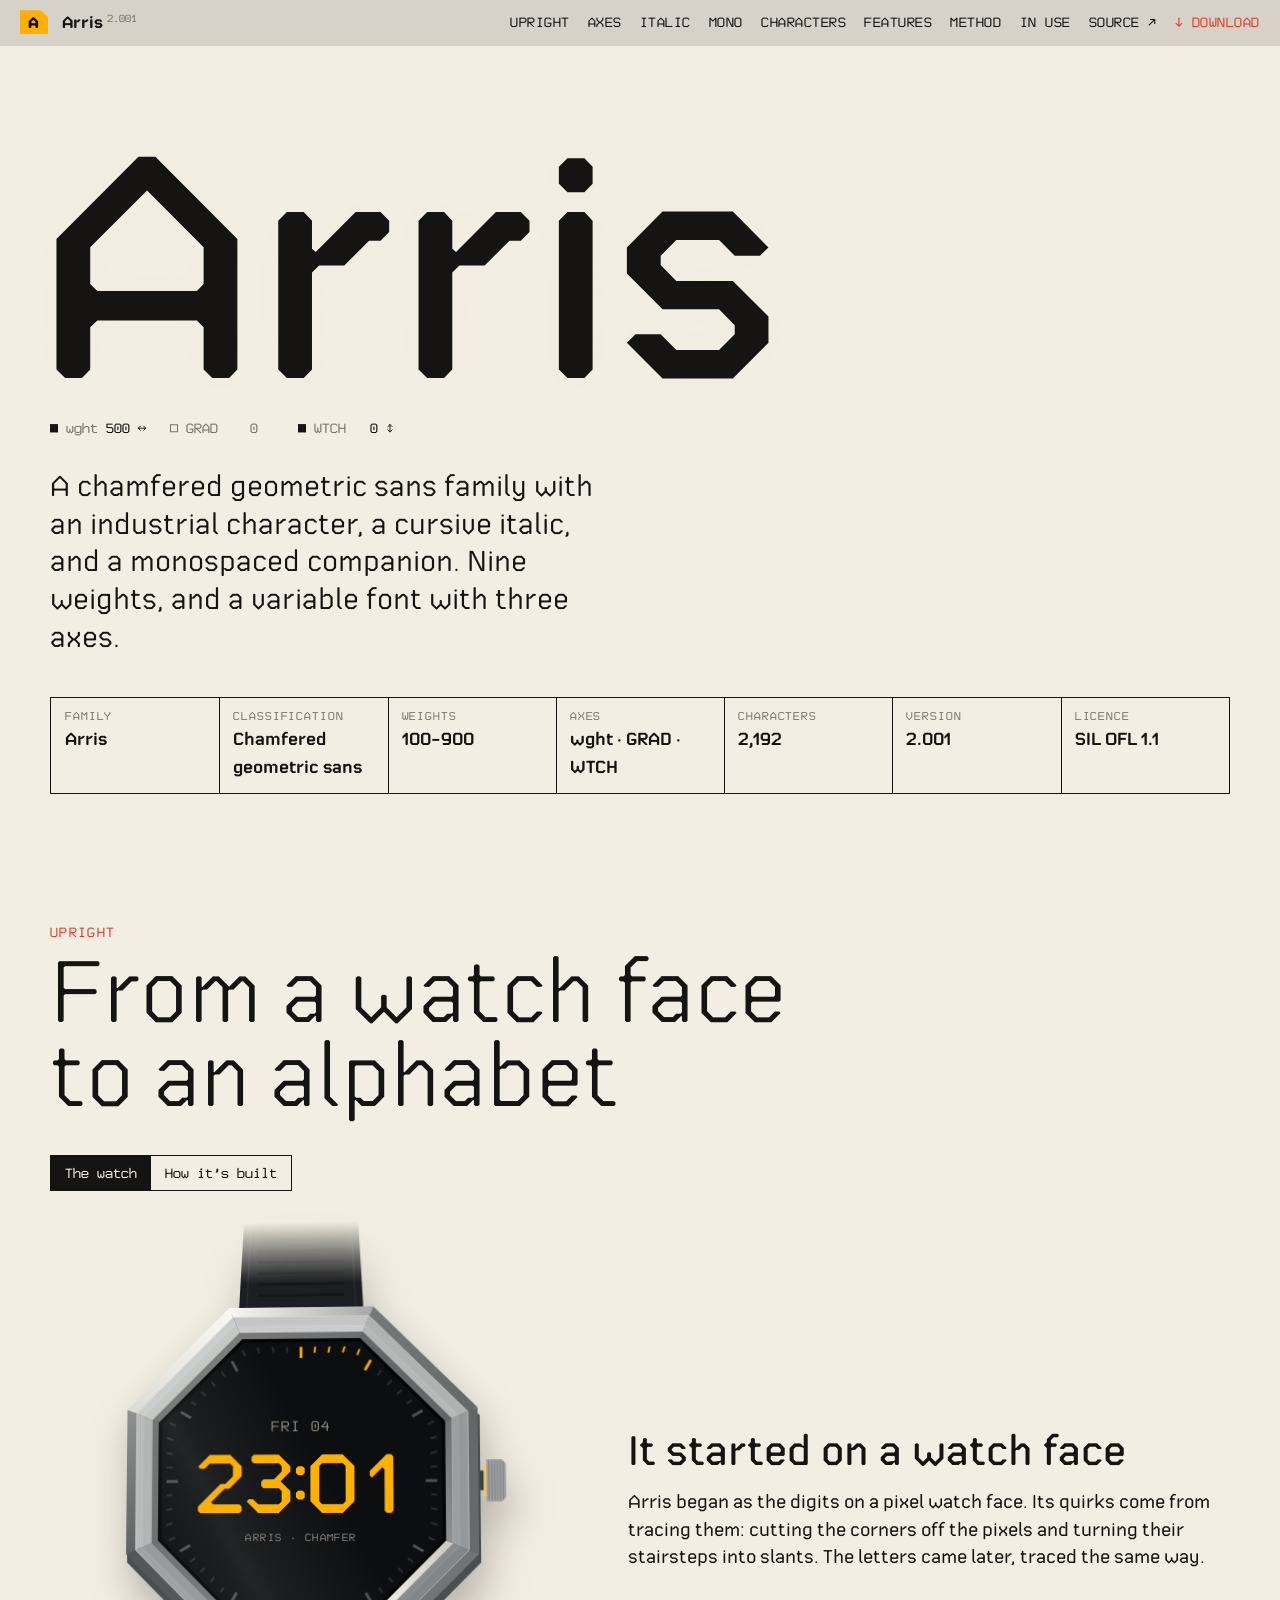
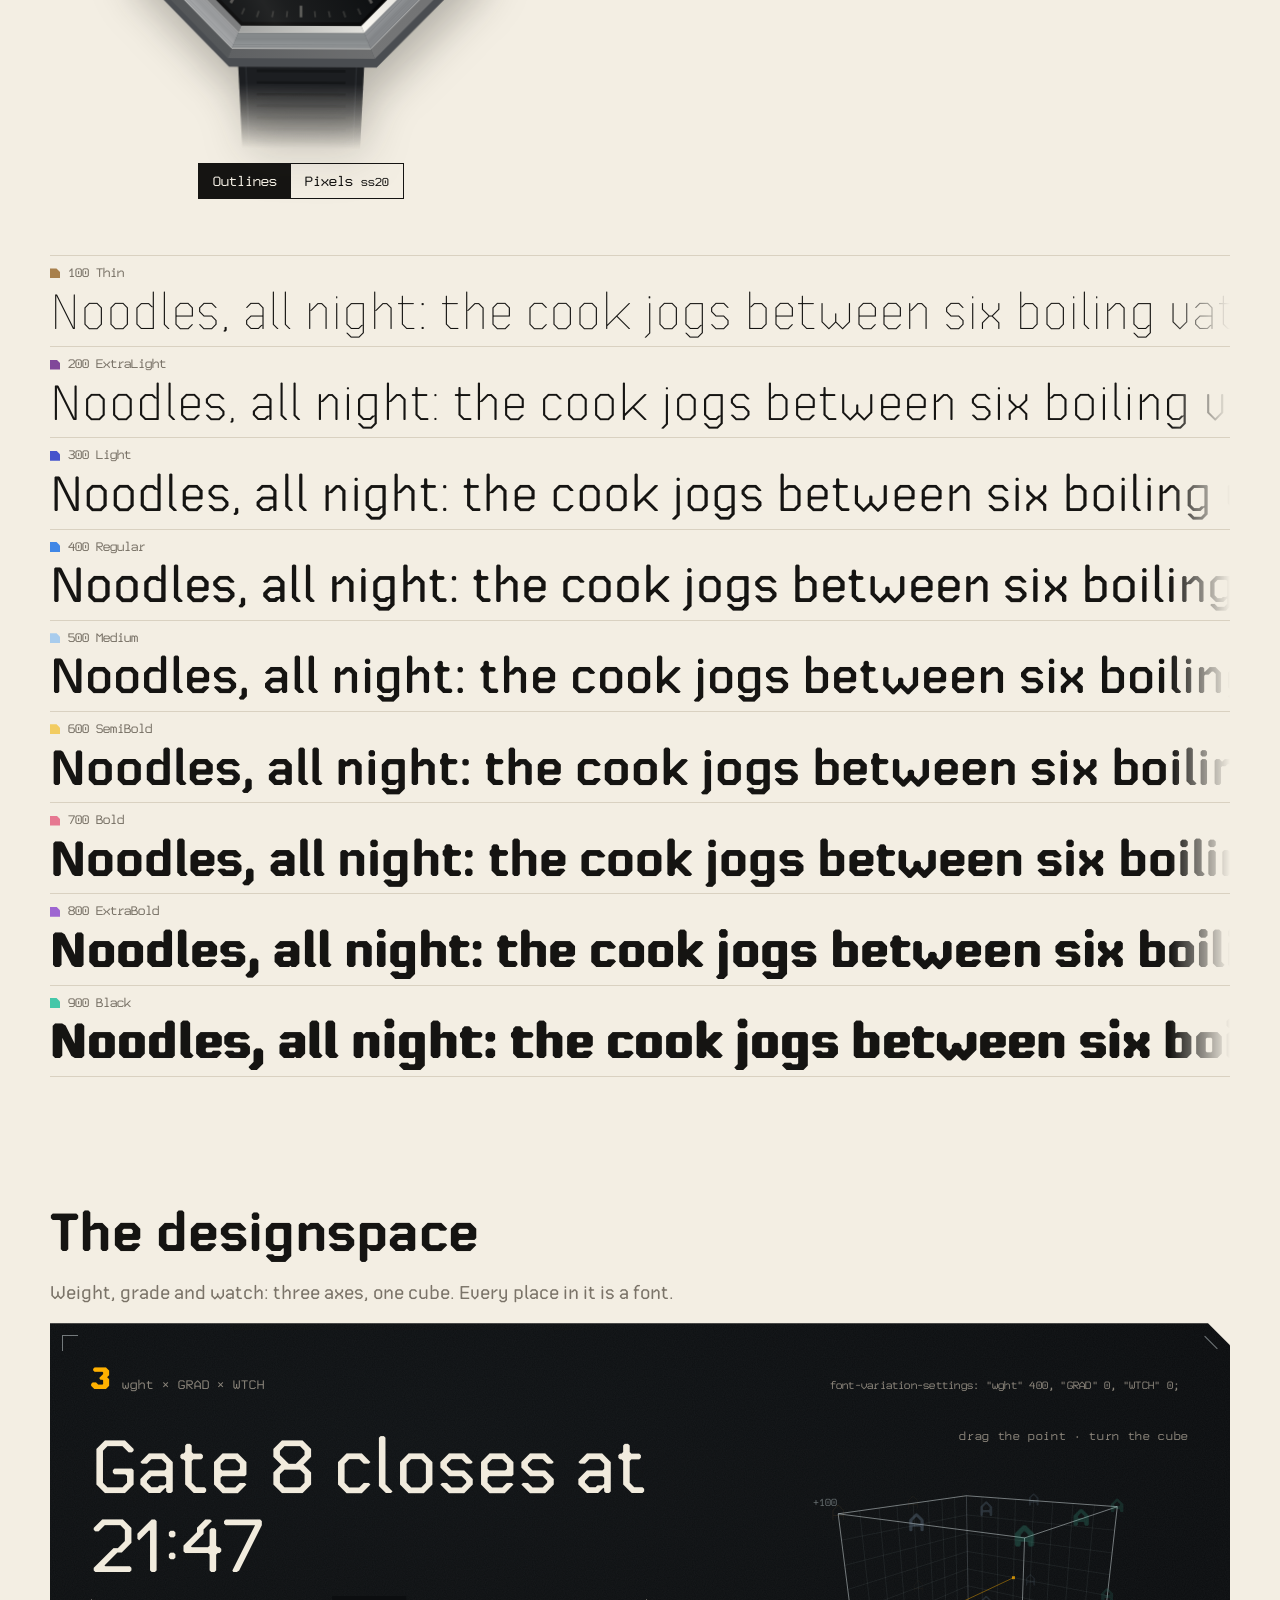
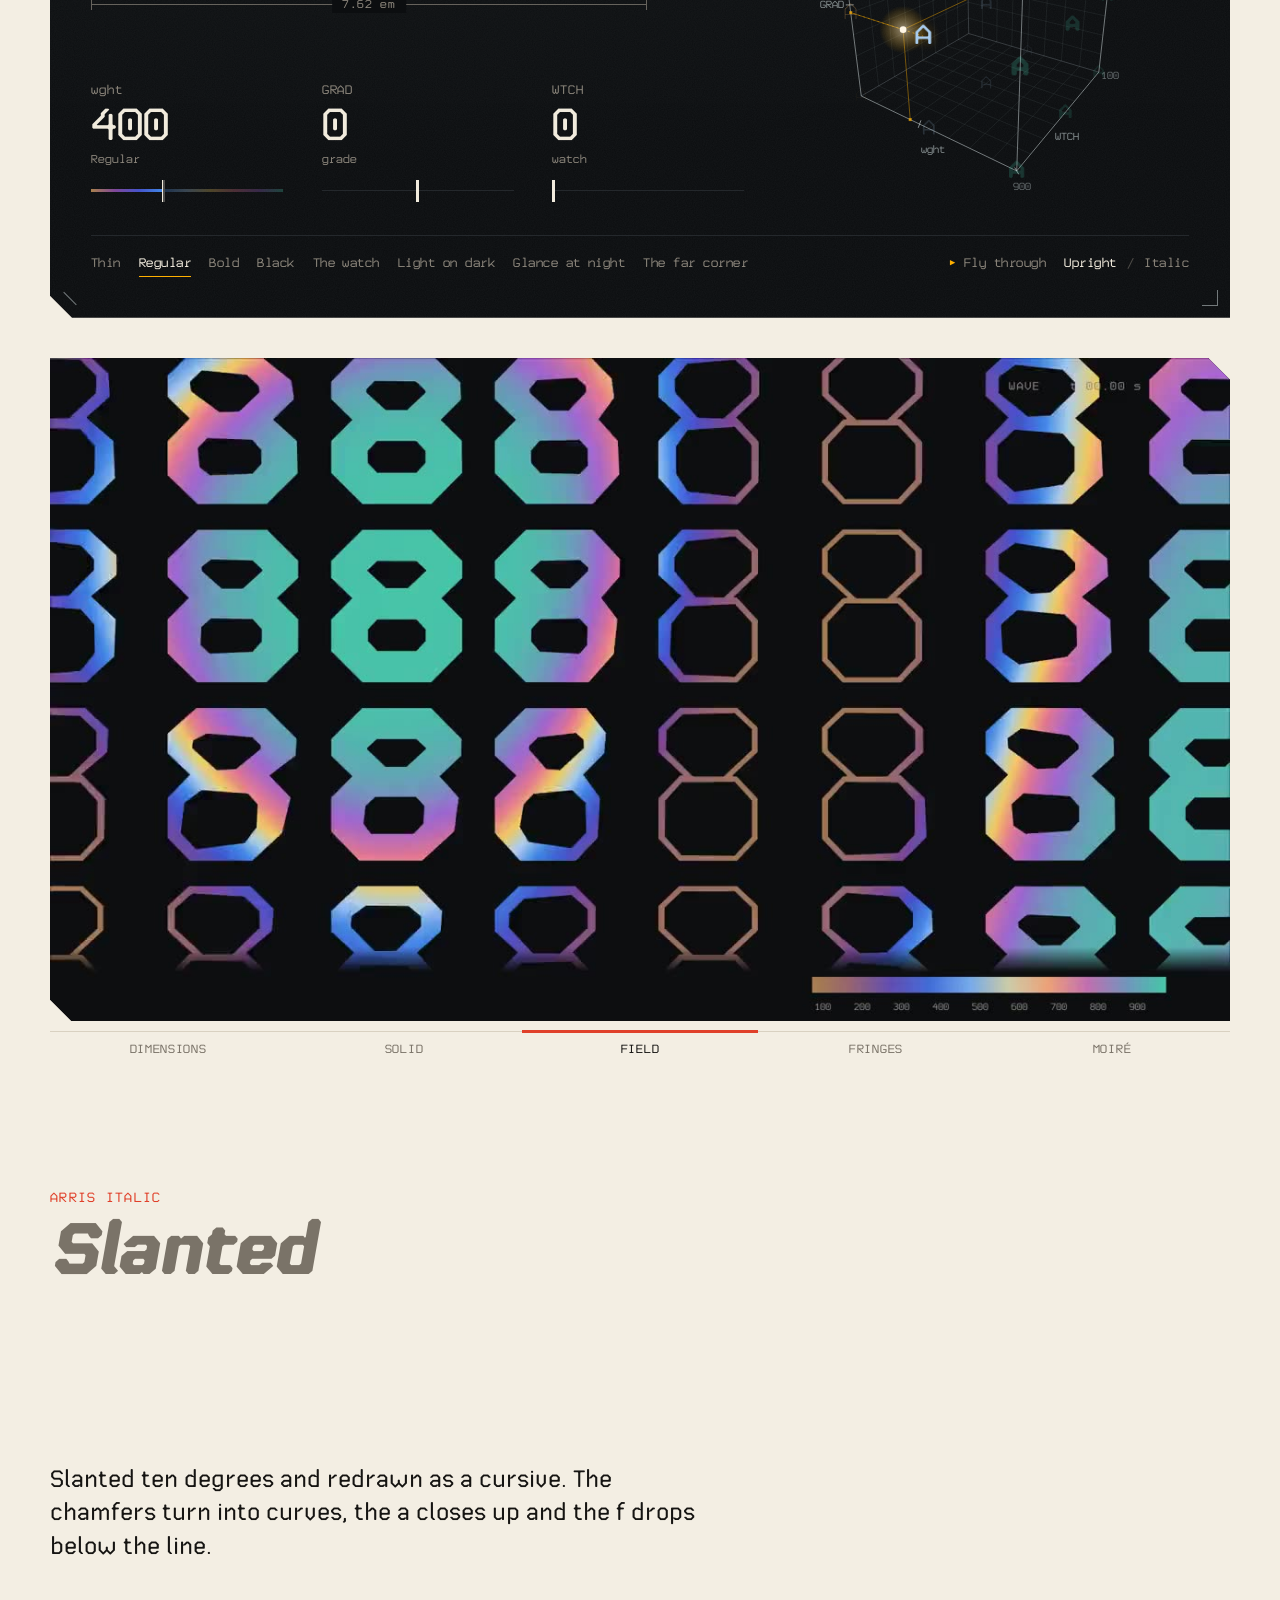
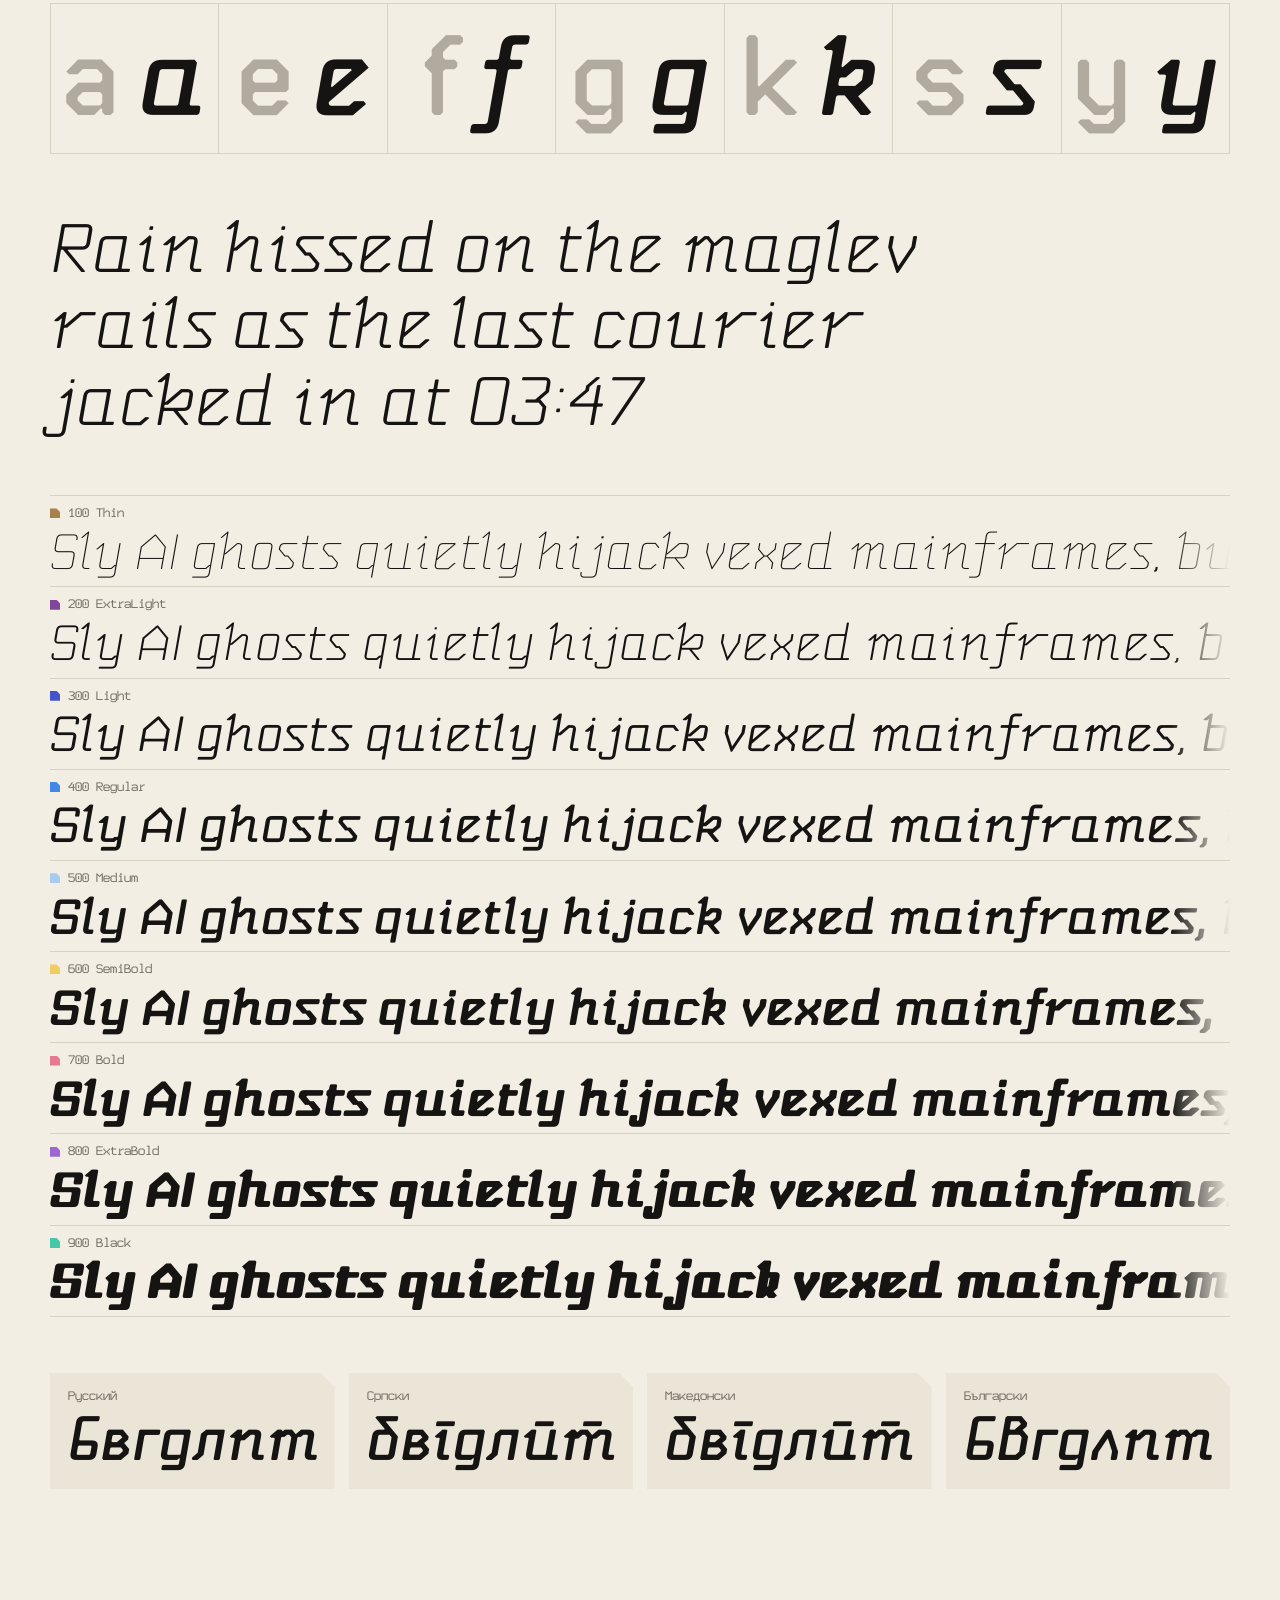
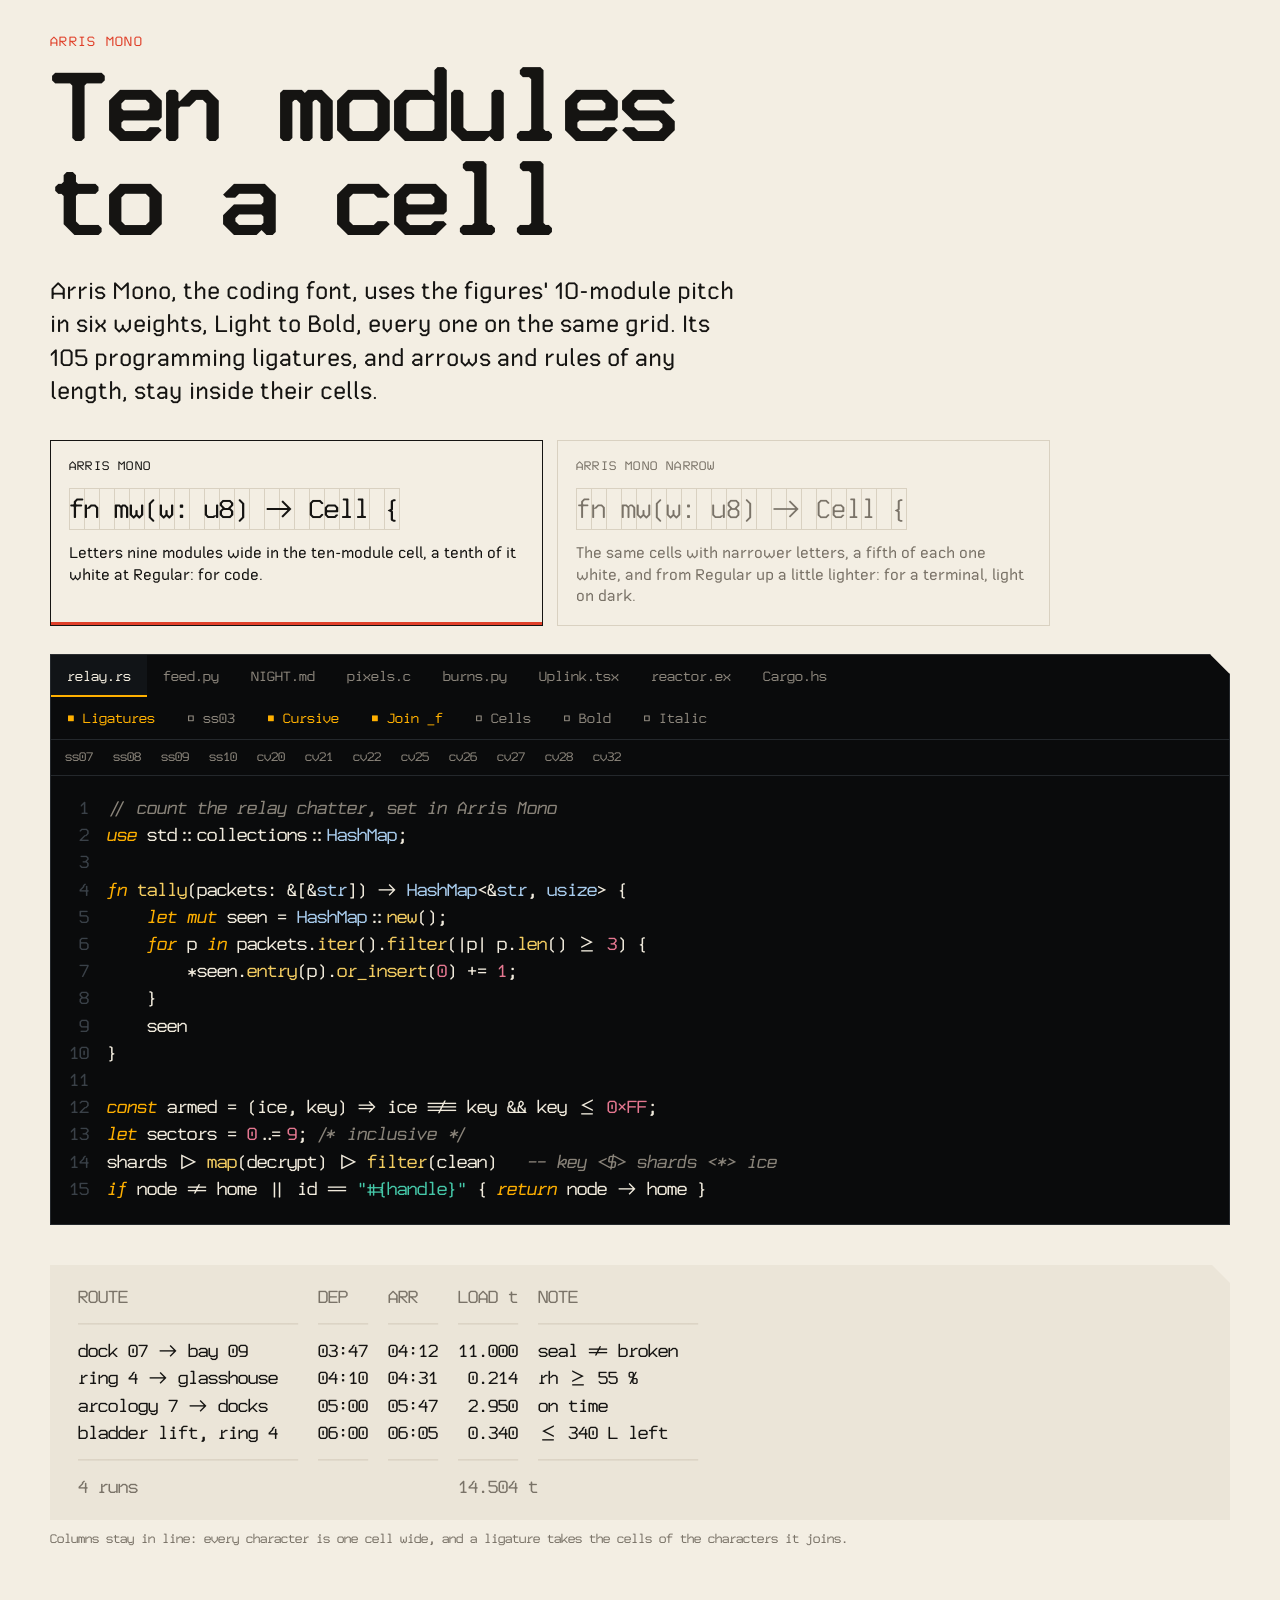
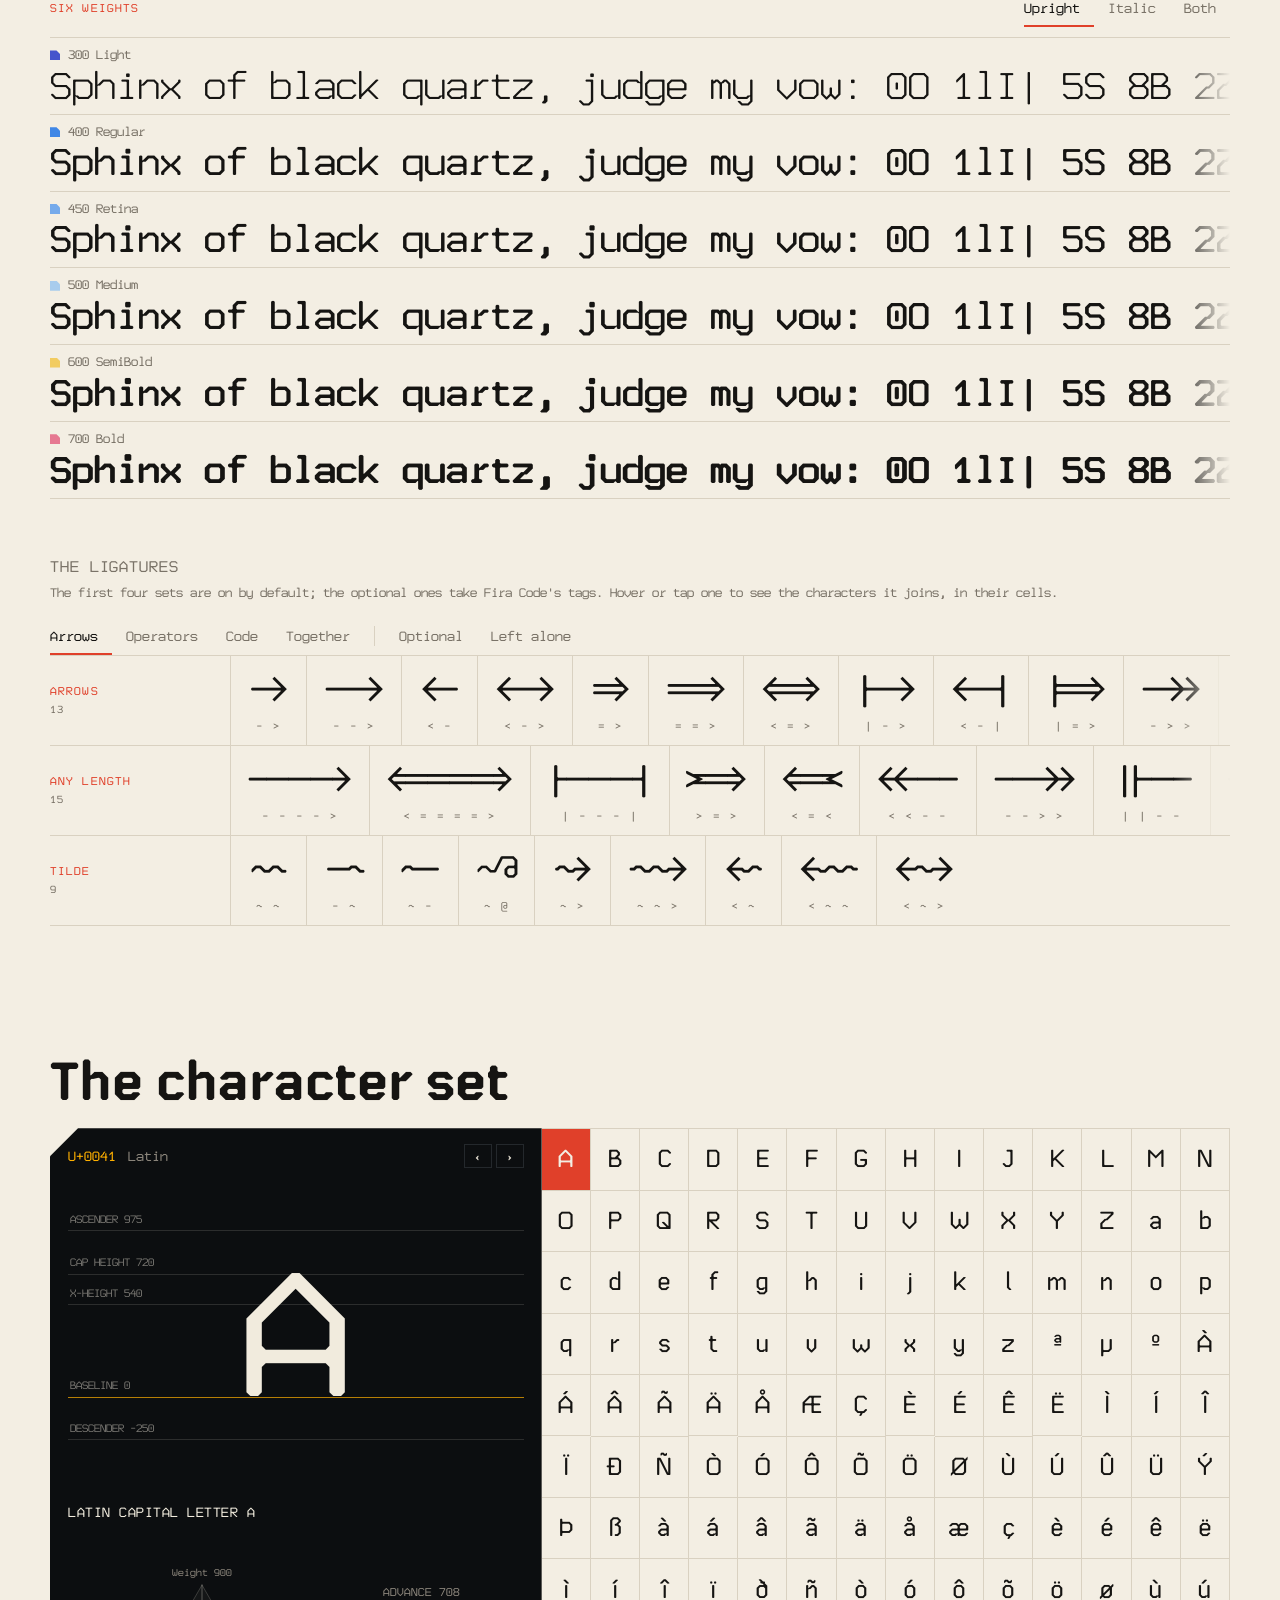
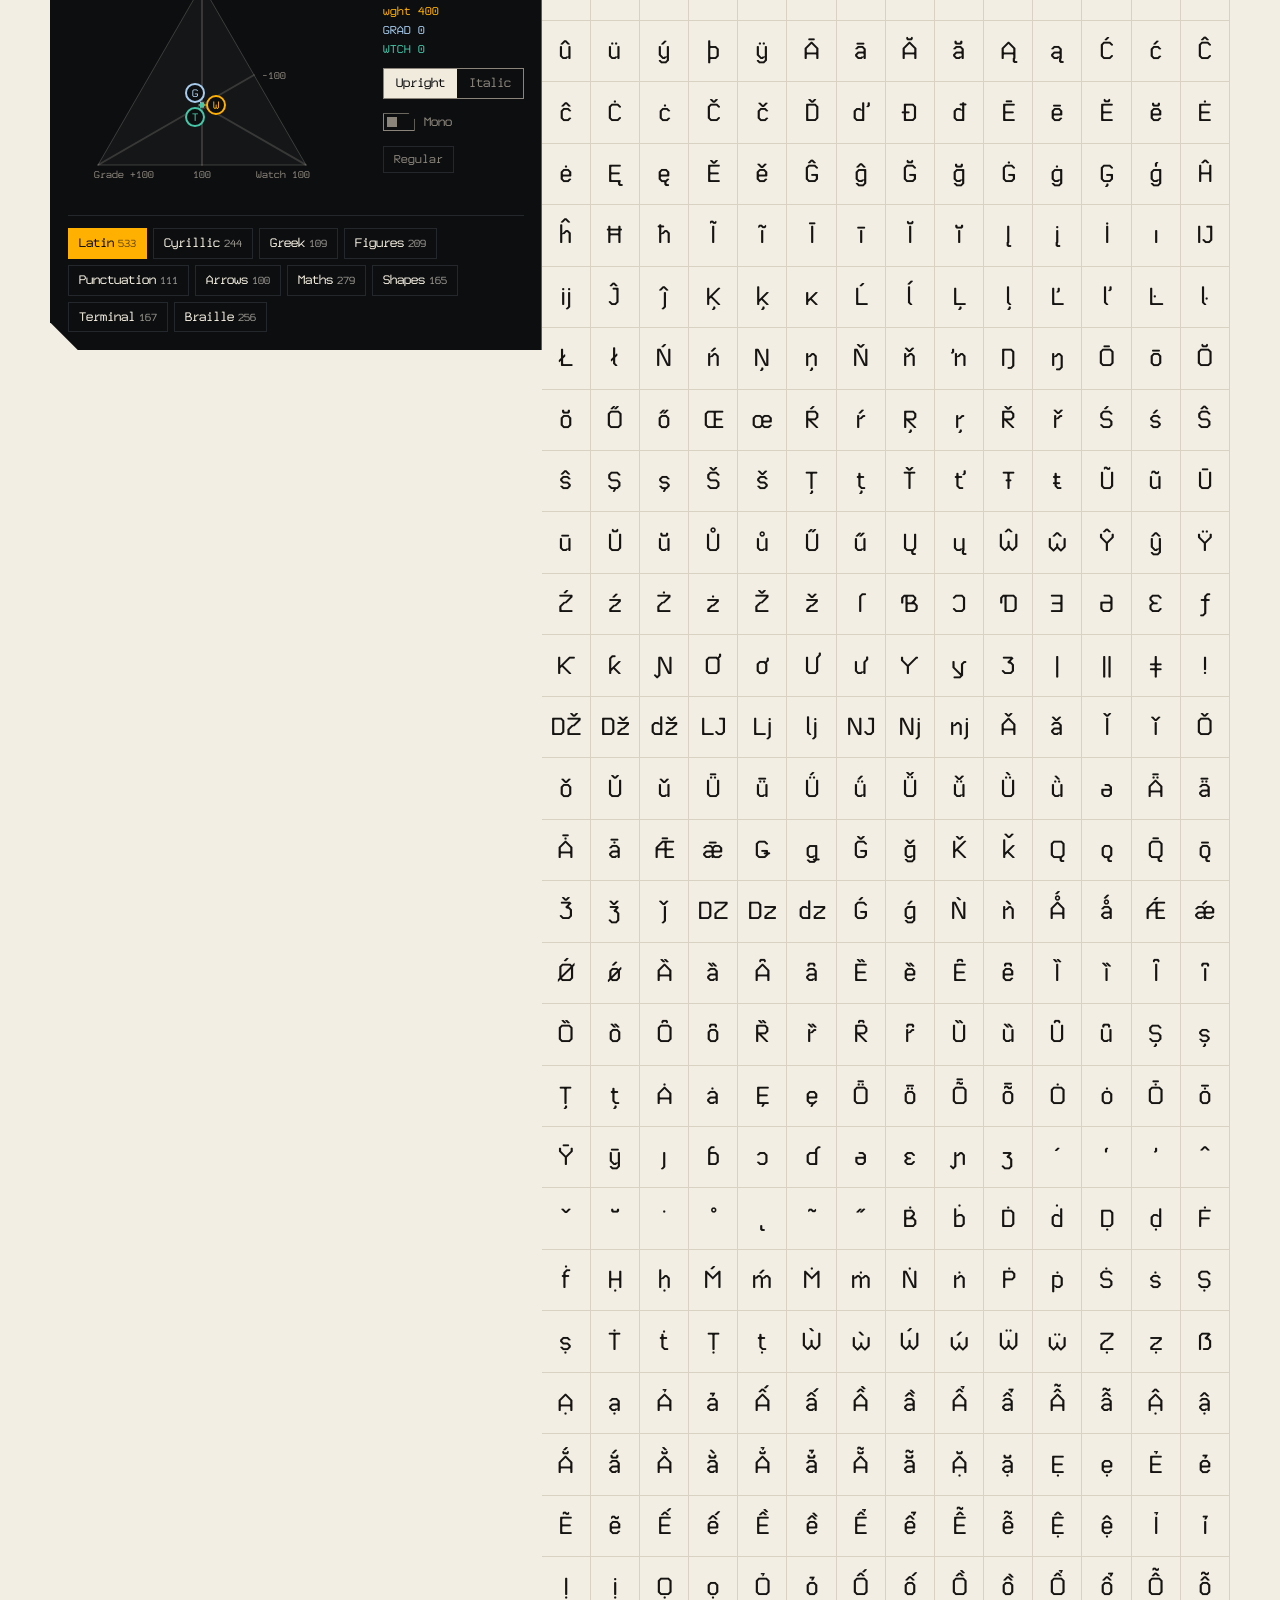
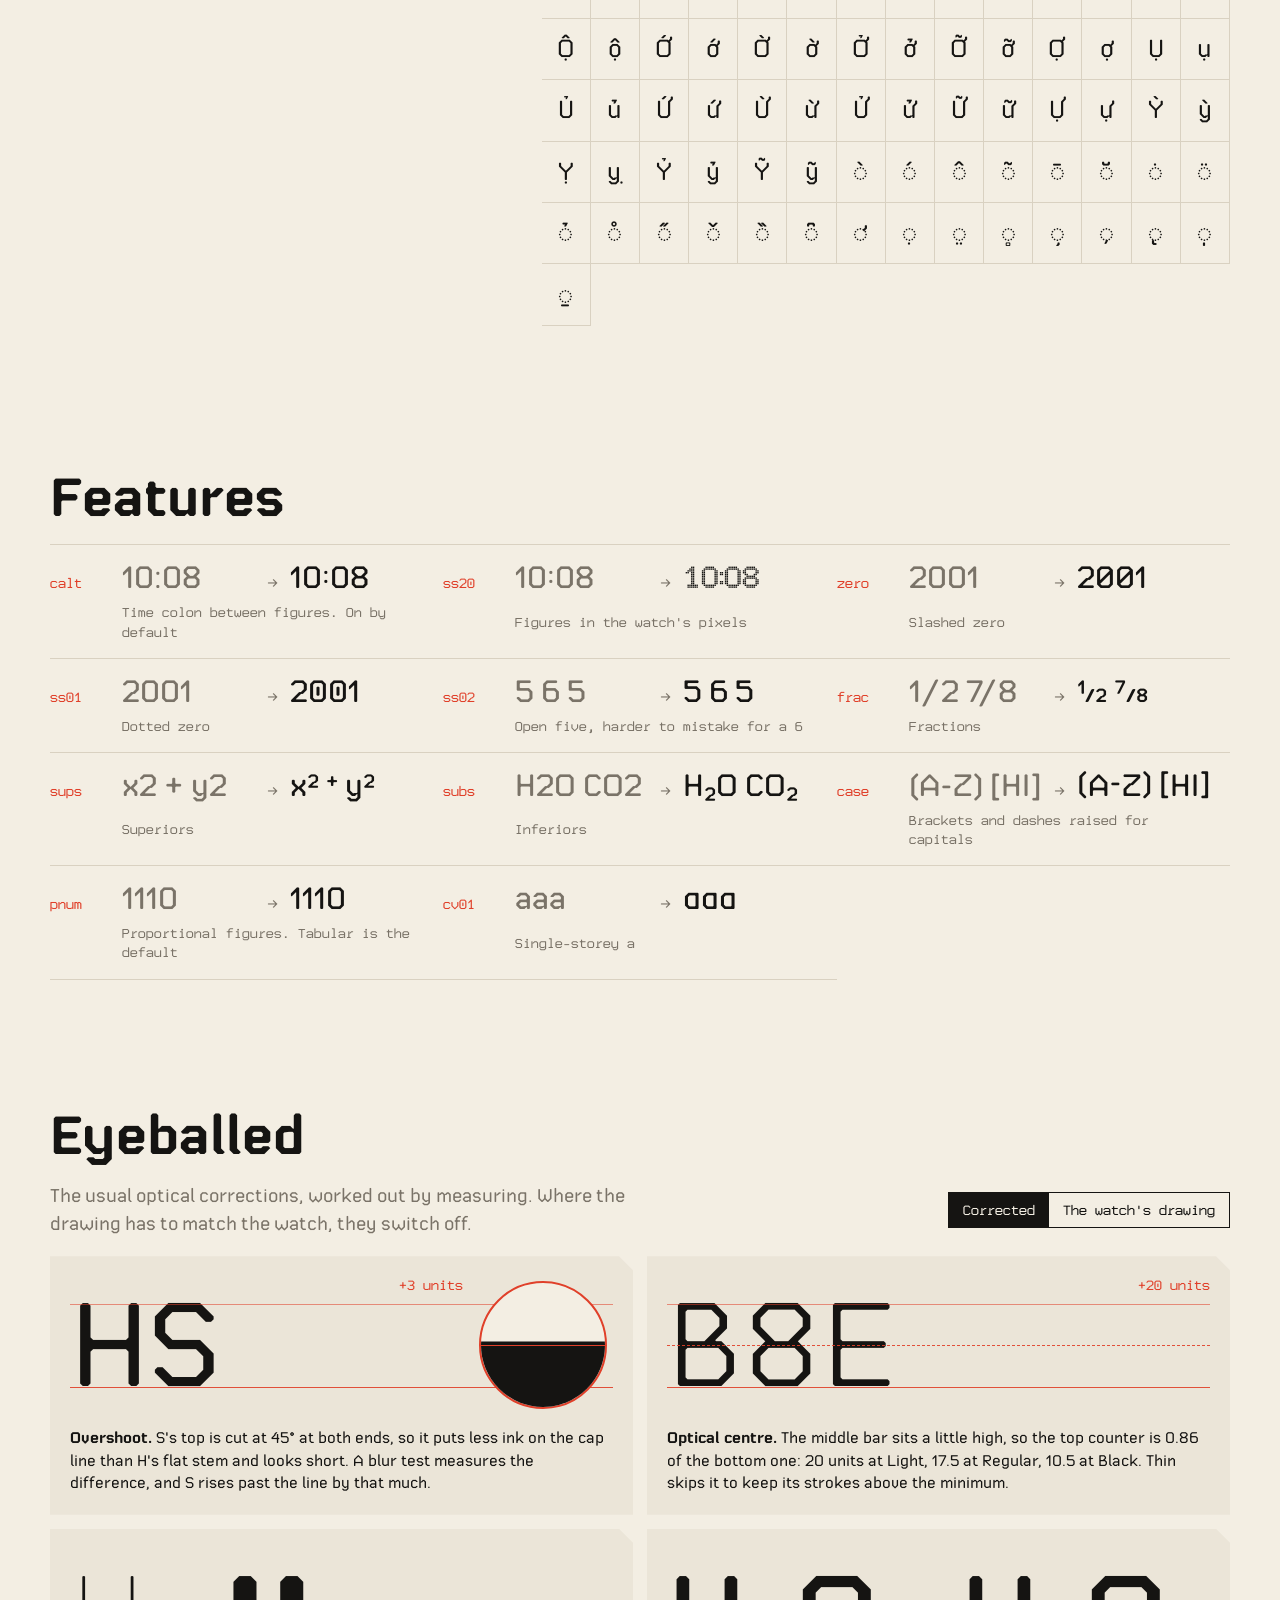
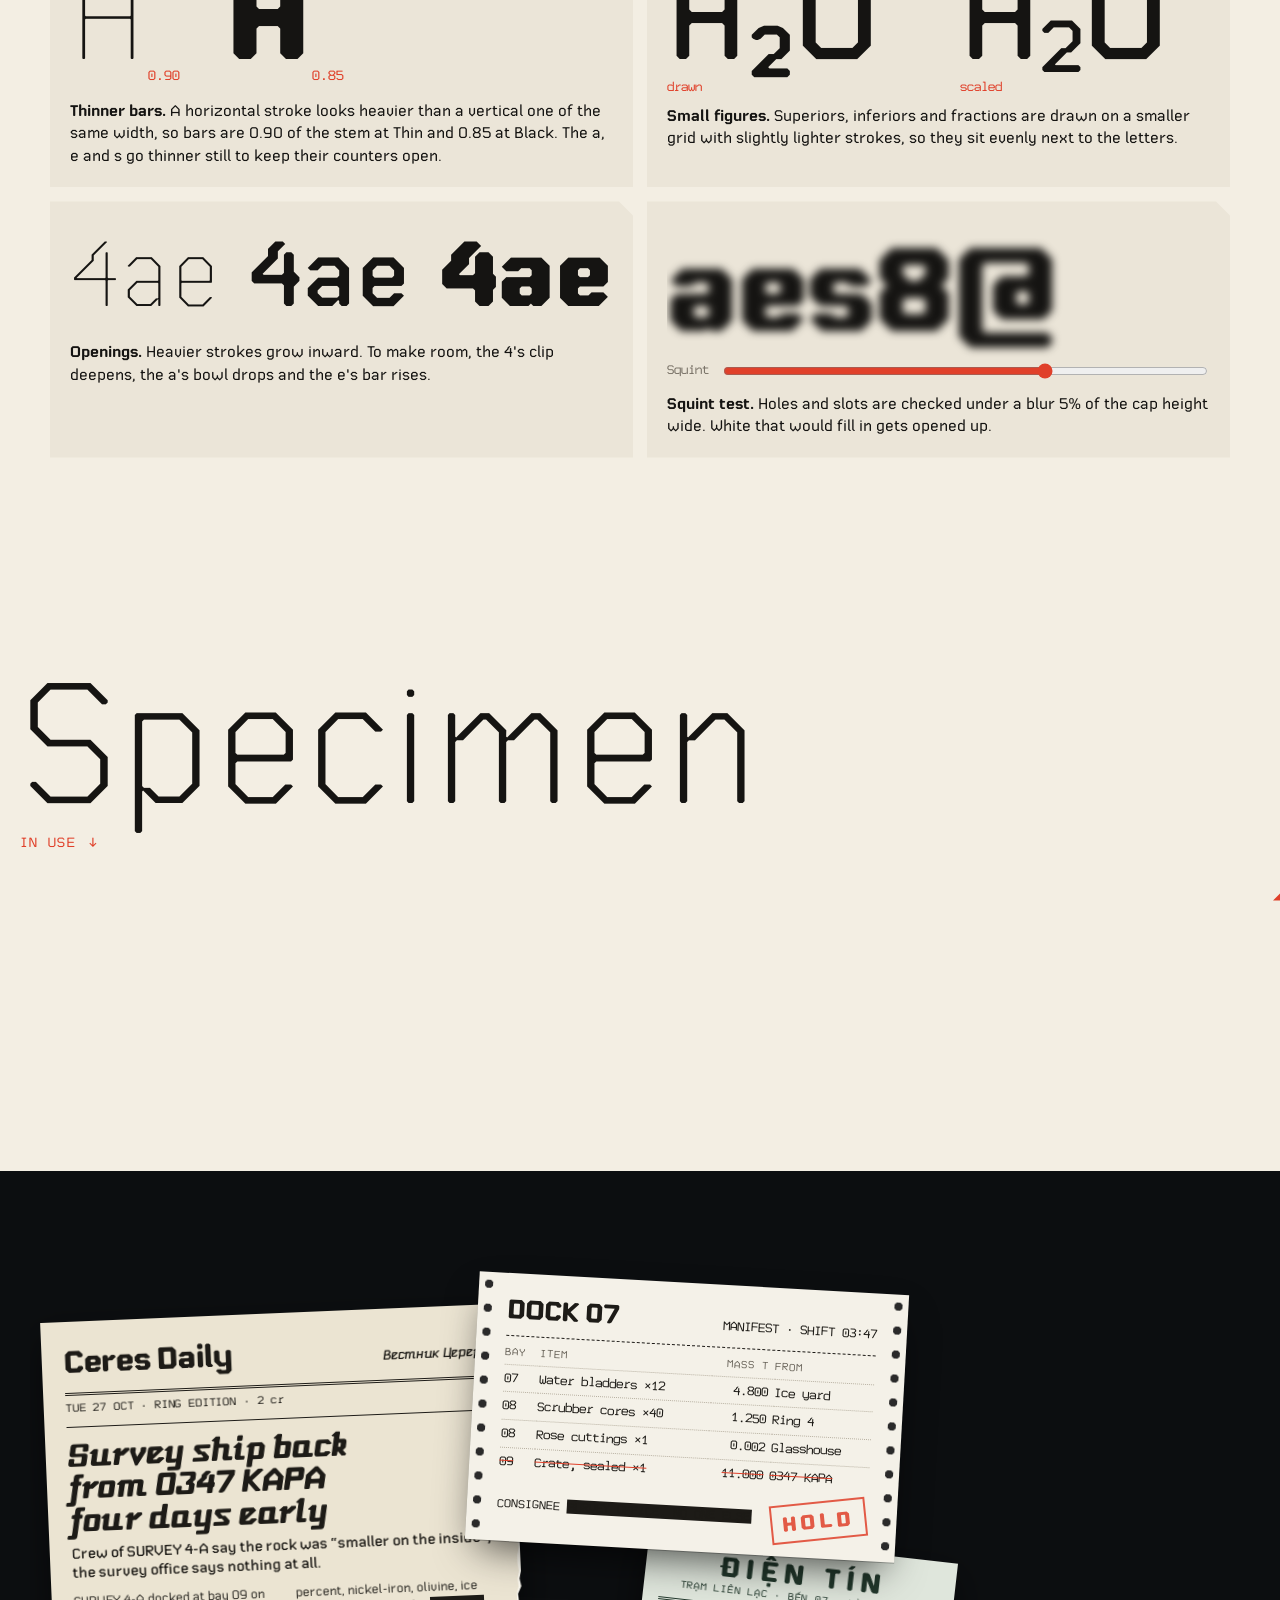
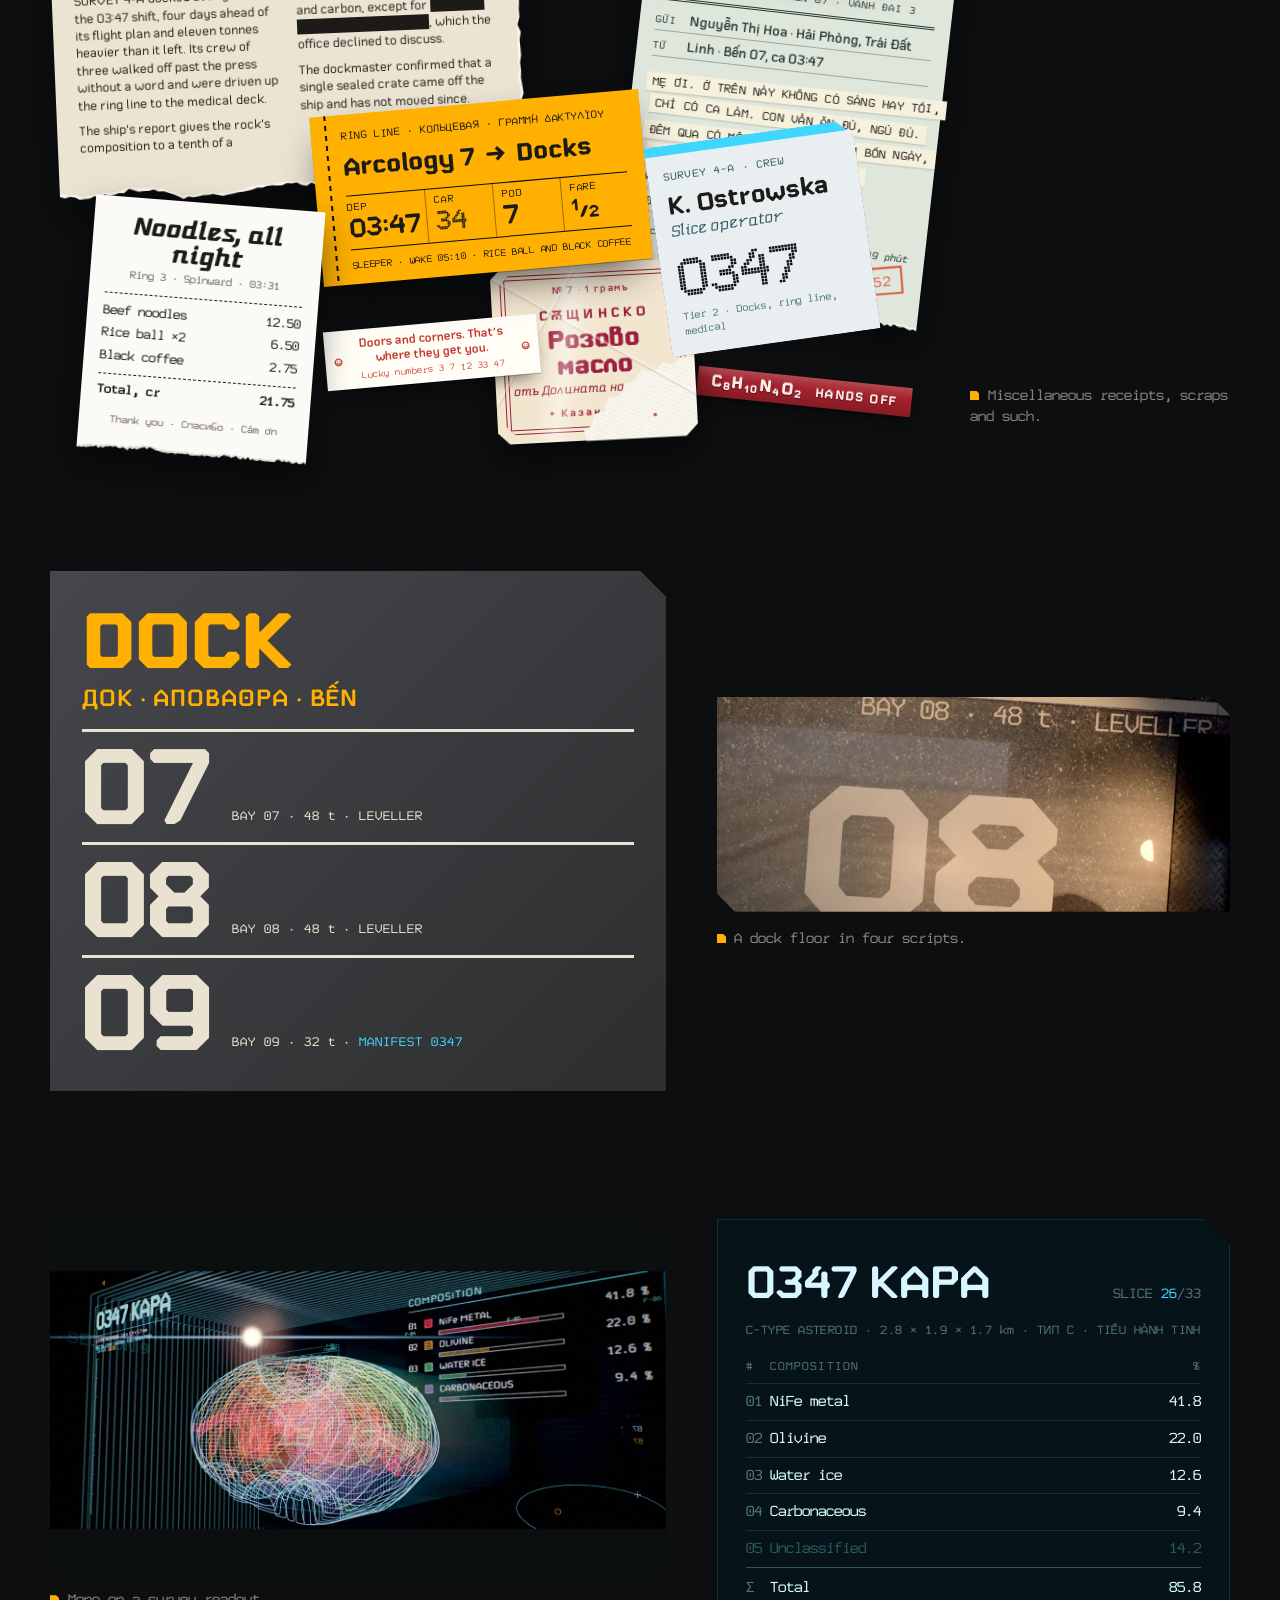
<file: index.html>
<!doctype html>
<html lang="en">
<head>
<meta charset="utf-8">
<meta name="viewport" content="width=device-width, initial-scale=1, viewport-fit=cover">
<title>Arris — a free chamfered geometric sans font</title>
<meta name="description" content="Arris is a free chamfered geometric sans font: nine weights, a cursive italic, a monospaced coding font with ligatures and a variable font. Free to download.">
<meta name="robots" content="index, follow, max-image-preview:large">
<link rel="canonical" href="https://arristype.com/">
<meta property="og:type" content="website">
<meta property="og:site_name" content="Arris">
<meta property="og:url" content="https://arristype.com/">
<meta property="og:title" content="Arris — a free chamfered geometric sans font">
<meta property="og:description" content="Arris is a free chamfered geometric sans font: nine weights, a cursive italic, a monospaced coding font with ligatures and a variable font. Free to download.">
<meta property="og:image" content="https://arristype.com/media/og.png">
<meta property="og:image:width" content="1200">
<meta property="og:image:height" content="630">
<meta property="og:image:alt" content="Arris, a chamfered geometric sans, set large; a 45-degree cut in the corner reads: cutting corners where we can.">
<meta name="twitter:card" content="summary_large_image">
<meta name="twitter:title" content="Arris — a free chamfered geometric sans font">
<meta name="twitter:description" content="Arris is a free chamfered geometric sans font: nine weights, a cursive italic, a monospaced coding font with ligatures and a variable font. Free to download.">
<meta name="twitter:image" content="https://arristype.com/media/og.png">
<meta name="theme-color" content="#f3eee3">
<link rel="icon" href="favicon.ico" sizes="48x48">
<link rel="icon" href="favicon.svg" type="image/svg+xml">
<link rel="apple-touch-icon" href="apple-touch-icon.png">
<link rel="preload" href="fonts/arris-latin.woff2" as="font" type="font/woff2" crossorigin>
<link rel="preload" href="fonts/arris-mono-400.woff2" as="font" type="font/woff2" crossorigin>
<link rel="stylesheet" href="css/fonts.css">
<link rel="stylesheet" href="css/site.css">
<script type="application/ld+json">
{
 "@context": "https://schema.org",
 "@graph": [
  {
   "@type": "WebSite",
   "@id": "https://arristype.com/#site",
   "url": "https://arristype.com/",
   "name": "Arris",
   "description": "Arris is a free chamfered geometric sans font with an industrial character, a cursive italic and a monospaced companion. Nine weights, a variable font on three axes, under the SIL Open Font License.",
   "inLanguage": "en"
  },
  {
   "@type": "CreativeWork",
   "@id": "https://arristype.com/#typeface",
   "name": "Arris",
   "alternateName": [
    "Arris typeface",
    "Arris font"
   ],
   "url": "https://arristype.com/",
   "description": "Arris is a free chamfered geometric sans font with an industrial character, a cursive italic and a monospaced companion. Nine weights, a variable font on three axes, under the SIL Open Font License.",
   "genre": "Typeface",
   "version": "2.001",
   "image": "https://arristype.com/media/og.png",
   "datePublished": "2026-10-25",
   "dateModified": "2026-11-19",
   "encoding": {
    "@type": "MediaObject",
    "name": "Arris 2.001 (TTF, variable fonts, WOFF2)",
    "contentUrl": "https://github.com/huntrontrakkr/arris-type/releases/download/v2.001/Arris-2.001.zip",
    "encodingFormat": "application/zip",
    "contentSize": "28.3 MB"
   },
   "inLanguage": "en",
   "author": {
    "@type": "Person",
    "name": "Wade Hunter",
    "url": "https://github.com/huntrontrakkr"
   },
   "license": "https://openfontlicense.org/open-font-license-official-text/",
   "isAccessibleForFree": true,
   "keywords": [
    "font",
    "typeface",
    "variable font",
    "geometric sans",
    "chamfered",
    "octagonal",
    "monospaced font",
    "cursive italic",
    "SIL Open Font License"
   ],
   "encodingFormat": [
    "font/ttf",
    "font/woff2"
   ],
   "sameAs": [
    "https://github.com/huntrontrakkr/arris-type"
   ],
   "isPartOf": {
    "@id": "https://arristype.com/#site"
   }
  }
 ]
}
</script>
<!-- visits and the download button's clicks, counted by GoatCounter: no cookies, nothing personal kept -->
<script data-goatcounter="https://arristype.goatcounter.com/count" async src="https://gc.zgo.at/count.js"></script>
</head>
<body>

<header class="bar">
  <a class="tab" href="#top" aria-label="Arris, back to top">A</a>
  <span class="bar-name">Arris <sup class="ver" data-font="version">2.001</sup></span>
  <nav>
    <a href="#upright">Upright</a>
    <a href="#axes">Axes</a>
    <a href="#italic">Italic</a>
    <a href="#mono">Mono</a>
    <a href="#specimen">Characters</a>
    <a href="#features">Features</a>
    <a href="#method">Method</a>
    <a href="#in-use">In use</a>
    <a href="https://github.com/huntrontrakkr/arris-type">Source ↗</a>
    <a class="dl" href="#download">↓ Download</a>
  </nav>
</header>

<main id="top">

<!-- ============================================================ PAPER: the workshop -->
<div class="face-paper">

<section class="hero">
  <div class="mark-wrap">
    <div class="mark mark-film" id="mark-film" aria-hidden="true">Arris</div>
    <h1 class="mark" id="mark">Arris<span class="vh">, a free chamfered geometric sans font</span></h1>
  </div>
  <!-- the film the name drags while it moves: nearness to the letters taken as
       the thickness of an oxide film, its colour the titanium's own (the same
       interference as the films' anodizing), swirled a little like oil -->
  <svg class="defs" width="0" height="0" aria-hidden="true" focusable="false">
    <filter id="film" x="-6%" y="-30%" width="112%" height="160%" color-interpolation-filters="sRGB">
      <feGaussianBlur in="SourceAlpha" stdDeviation="16" result="near" id="film-blur"/>
      <feTurbulence type="fractalNoise" baseFrequency="0.0045 0.009" numOctaves="2" seed="7" result="swirl"/>
      <feDisplacementMap in="near" in2="swirl" scale="20" xChannelSelector="R" yChannelSelector="G" result="oil" id="film-disp"/>
      <feColorMatrix in="oil" type="matrix" values="0 0 0 1 0  0 0 0 1 0  0 0 0 1 0  0 0 0 1 0"/>
      <feComponentTransfer>
        <feFuncR type="table" tableValues="0.498 0.443 0.529 0.667 0.780 0.835 0.820 0.710 0.514 0.231 0.255 0.561 0.773 0.878 0.882 0.816 0.671 0.435 0.000 0.082 0.580 0.796 0.851 0.835 0.808 0.773 0.698 0.557 0.310 0.145 0.427 0.604 0.690"/>
        <feFuncG type="table" tableValues="0.722 0.710 0.659 0.596 0.549 0.561 0.631 0.718 0.769 0.765 0.686 0.549 0.435 0.486 0.627 0.753 0.820 0.812 0.729 0.553 0.302 0.349 0.592 0.761 0.816 0.820 0.792 0.722 0.576 0.325 0.180 0.459 0.620"/>
        <feFuncB type="table" tableValues="0.675 0.682 0.647 0.608 0.608 0.659 0.714 0.706 0.635 0.549 0.553 0.663 0.765 0.776 0.698 0.529 0.396 0.541 0.729 0.820 0.816 0.706 0.463 0.224 0.533 0.725 0.808 0.824 0.784 0.663 0.380 0.122 0.443"/>
        <feFuncA type="table" tableValues="0.000 0.094 0.186 0.257 0.329 0.400 0.471 0.506 0.517 0.528 0.539 0.549 0.560 0.571 0.581 0.592 0.603 0.614 0.615 0.603 0.590 0.578 0.565 0.552 0.540 0.527 0.515 0.502 0.417 0.312 0.208 0.104 0.000"/>
      </feComponentTransfer>
    </filter>
  </svg>
  <div class="readout" role="group" aria-label="The two axes the name follows: pick any two; press one of them again to swap across and down">
    <button type="button" class="ax" data-ax="wght" aria-pressed="true"><span class="ax-n">wght</span><b id="r-wght">900</b><span class="ax-dir"></span></button>
    <button type="button" class="ax" data-ax="GRAD" aria-pressed="false"><span class="ax-n">GRAD</span><b id="r-grad">0</b><span class="ax-dir"></span></button>
    <button type="button" class="ax" data-ax="WTCH" aria-pressed="true"><span class="ax-n">WTCH</span><b id="r-wtch">0</b><span class="ax-dir"></span></button>
  </div>
  <p class="lede">A chamfered geometric sans family with an industrial character, a cursive italic, and a monospaced companion. Nine weights, and a variable font with three axes.</p>

  <div class="placard" role="group" aria-label="Arris at a glance">
    <div><span>Family</span><b>Arris</b></div>
    <div><span>Classification</span><b>Chamfered geometric sans</b></div>
    <div><span>Weights</span><b>100–900</b></div>
    <div><span>Axes</span><b>wght · GRAD · WTCH</b></div>
    <div><span>Characters</span><b data-font="chars">2,170</b></div>
    <div><span>Version</span><b data-font="version">2.001</b></div>
    <div><span>Licence</span><b>SIL OFL 1.1</b></div>
  </div>
</section>

<section class="upright" id="upright">
  <p class="up-kicker">Upright</p>
  <h2 class="up-title">From a watch face to an alphabet</h2>

  <div class="inst" id="inst">
    <div class="switch inst-tabs" role="tablist" aria-label="The watch, and how its figures became Arris">
      <button type="button" role="tab" id="tab-watch" aria-controls="panel-watch" aria-selected="true">The watch</button>
      <button type="button" role="tab" id="tab-built" aria-controls="panel-built" aria-selected="false" tabindex="-1">How it’s built</button>
    </div>

    <div class="inst-panel origin" role="tabpanel" id="panel-watch" aria-labelledby="tab-watch">
      <div class="watch-wrap">
        <div class="watch" id="watch" aria-label="A watch face showing the time in Arris">
          <div class="watch-date" id="watch-date">WED 28</div>
          <div class="watch-time" id="watch-time">10:08</div>
          <div class="watch-foot">ARRIS · CHAMFER</div>
        </div>
        <div class="switch" role="group" aria-label="How the watch draws its figures">
          <button type="button" id="pix-off" aria-pressed="true">Outlines</button>
          <button type="button" id="pix-on" aria-pressed="false">Pixels <code>ss20</code></button>
        </div>
      </div>
      <div class="origin-copy">
        <h3 class="origin-hed">It started on a watch face</h3>
        <p>Arris began as the digits on a pixel watch face. Its quirks come from tracing them: cutting the corners off the pixels and turning their stairsteps into slants. The letters came later, traced the same way.</p>
      </div>
    </div>

    <div class="inst-panel" role="tabpanel" id="panel-built" aria-labelledby="tab-built" hidden>
      <div class="tf" id="tf">
        <div class="tf-stage"><svg id="tf-svg" role="img" aria-label=""></svg></div>
        <div class="tf-ctl">
          <div class="switch small" role="group" aria-label="Step">
            <button type="button" data-u="0" aria-pressed="true">Pixels</button>
            <button type="button" data-u="1" aria-pressed="false">The rule</button>
            <button type="button" data-u="2" aria-pressed="false">Arris</button>
          </div>
          <input type="range" id="tf-u" min="0" max="200" value="0" aria-label="From the pixels to Arris">
        </div>
        <p class="tf-say" id="tf-say" aria-live="polite"></p>
        <div class="tf-pairs" id="tf-pairs" role="group" aria-label="A figure, and a letter that took its move"></div>
        <p class="tf-also"><span>The same move</span><span class="tf-also-g" id="tf-also"></span></p>
      </div>
    </div>
  </div>

  <div class="it-weights up-weights" id="up-weights"></div>
</section>

<section class="space" id="axes">
  <h2>The designspace</h2>
  <p class="sub">Weight, grade and watch: three axes, one cube. Every place in it is a font.</p>

  <div class="dsx" id="ds">
    <i class="dsx-c tl" aria-hidden="true"></i><i class="dsx-c tr" aria-hidden="true"></i><i class="dsx-c bl" aria-hidden="true"></i><i class="dsx-c br" aria-hidden="true"></i>
    <div class="dsx-top">
      <span class="dsx-axes"><b class="dsx-n">3</b><span><span data-ax="wght">wght</span> × <span data-ax="GRAD">GRAD</span> × <span data-ax="WTCH">WTCH</span></span></span>
      <button type="button" class="dsx-css" id="ds-copy" title="Copy the CSS"><code id="ds-css"></code><span class="dsx-copied" aria-live="polite"></span></button>
    </div>
    <div class="dsx-main">
    <div class="dsx-left">
    <div class="dsx-stage" id="ds-stage">
      <p class="dsx-text" id="ds-text" contenteditable="plaintext-only" spellcheck="false">Gate 8 closes at 21:47</p>
      <div class="dsx-heat" id="ds-heat" aria-hidden="true"><p class="dsx-line" id="ds-line">Gate 8 closes at 21:47</p><p class="dsx-now" id="ds-now"></p><p class="dsx-was" id="ds-was"></p></div>
      <!-- the friction: red is each letter a moment ago, green each letter now, blue
           the line's own letters. Where green runs past red an edge has run out into
           the air (where red is past green it drew back, which heats less); that
           band, blurred into the metal, is the heat, hottest at the edge itself, and
           its colour titanium's heat tint read inward from there: the edge as hot as
           it ran (straw, bronze, purple, blue, the pale blue and second gold only at the
           fastest), cooling to straw and then the ink a little way in; letters only -->
      <svg class="defs" width="0" height="0" aria-hidden="true" focusable="false">
        <filter id="ds-friction" x="-4%" y="-10%" width="108%" height="120%" color-interpolation-filters="sRGB">
          <feColorMatrix in="SourceGraphic" type="matrix" values="0 0 0 0 0  0 0 0 0 0  0 0 0 0 0  -1 1 0 0 0" result="ran"/>
          <feColorMatrix in="SourceGraphic" type="matrix" values="0 0 0 0 0  0 0 0 0 0  0 0 0 0 0  1 -1 0 0 0" result="drew"/>
          <feComposite in="ran" in2="drew" operator="arithmetic" k2="1" k3="0.6" result="swept"/>
          <feGaussianBlur in="swept" stdDeviation="2" result="spread" id="ds-heat-blur"/>
          <feComponentTransfer in="spread" result="heat"><feFuncA type="linear" slope="1.6" id="ds-heat-gain"/></feComponentTransfer>
          <feColorMatrix in="SourceGraphic" type="matrix" values="0 0 0 0 0  0 0 0 0 0  0 0 0 0 0  0 0 1 0 0" result="metal"/>
          <feComposite in="heat" in2="metal" operator="in" result="skin"/>
          <feColorMatrix in="skin" type="matrix" values="0 0 0 1 0  0 0 0 1 0  0 0 0 1 0  0 0 0 1 0"/>
          <feComponentTransfer>
            <feFuncR type="table" tableValues="0.925 0.922 0.902 0.851 0.749 0.659 0.576 0.498 0.373 0.271 0.255 0.251 0.416 0.659 0.788 0.902 0.949"/>
            <feFuncG type="table" tableValues="0.886 0.863 0.784 0.671 0.541 0.416 0.322 0.290 0.310 0.329 0.431 0.529 0.647 0.800 0.851 0.843 0.800"/>
            <feFuncB type="table" tableValues="0.769 0.682 0.525 0.384 0.322 0.306 0.478 0.600 0.722 0.800 0.851 0.902 0.918 0.929 0.839 0.604 0.380"/>
            <feFuncA type="table" tableValues="0.00 0.40 0.62 0.78 0.86 0.90 0.92 0.93 0.94 0.94 0.94 0.94 0.94 0.94 0.94 0.94 0.94"/>
          </feComponentTransfer>
        </filter>
      </svg>
      <div class="dsx-measure" id="ds-measure" aria-hidden="true"><i></i><span></span></div>
    </div>
      <div class="dsx-read">
        <div class="dsx-g" data-ax="wght"><label for="s-wght">wght</label><output id="o-wght">400</output><small id="n-wght">Regular</small><input id="s-wght" type="range" min="100" max="900" step="1" aria-label="Weight"></div>
        <div class="dsx-g" data-ax="GRAD"><label for="s-GRAD">GRAD</label><output id="o-GRAD">0</output><small>grade</small><input id="s-GRAD" type="range" min="-100" max="100" step="1" aria-label="Grade"></div>
        <div class="dsx-g" data-ax="WTCH"><label for="s-WTCH">WTCH</label><output id="o-WTCH">0</output><small>watch</small><input id="s-WTCH" type="range" min="0" max="100" step="1" aria-label="Watch"></div>
      </div>
    </div>
      <div class="dsx-cube" id="ds-cube" tabindex="0" role="group" aria-label="The designspace as a cube: drag the point to move it, drag elsewhere to turn the cube; arrow keys move weight and grade, Page Up and Page Down the watch">
        <canvas class="dsx-back" id="ds-back" aria-hidden="true"></canvas>
        <div class="dsx-lattice" id="ds-lattice" aria-hidden="true"></div>
        <canvas class="dsx-front" id="ds-front" aria-hidden="true"></canvas>
        <span class="dsx-hint" id="ds-hint" aria-hidden="true">drag the point · turn the cube</span>
      </div>
    </div>
    <div class="dsx-foot">
      <div class="dsx-presets" id="ds-presets" aria-label="Named places"></div>
      <div class="dsx-acts">
        <button type="button" class="dsx-fly" id="ds-fly" aria-pressed="false">Fly through</button>
        <span class="dsx-style" role="group" aria-label="Style"><button type="button" id="ds-up" aria-pressed="true">Upright</button><button type="button" id="ds-it" aria-pressed="false">Italic</button></span>
      </div>
    </div>
  </div>

  <figure class="field reel" id="reel">
    <div class="reel-stage">
      <video id="field-video" muted loop playsinline preload="none" poster="media/weight-field.jpg" aria-label="A field of eights, each outline point at its own weight">
        <source src="media/weight-field.mp4" type="video/mp4">
      </video>
    </div>
    <div class="reel-rail" role="group" aria-label="Five films: move across the film to pass from one to the next, or choose one">
      <span class="reel-mark" aria-hidden="true"></span>
      <button type="button" class="reel-stop" data-src="media/reel/dimensions.mp4" data-poster="media/reel/dimensions.jpg" data-label="Dimensions: a letter from flat to its weight, grade and watch" aria-pressed="false">Dimensions</button>
      <button type="button" class="reel-stop" data-src="media/reel/solid.mp4" data-poster="media/reel/solid.jpg" data-label="The 8 as a solid along the weight axis, a plane scanning through it" aria-pressed="false">Solid</button>
      <button type="button" class="reel-stop" data-src="media/weight-field.mp4" data-poster="media/weight-field.jpg" data-label="A field of eights, each outline point at its own weight" data-home aria-pressed="true">Field</button>
      <button type="button" class="reel-stop" data-src="media/reel/fringes.mp4" data-poster="media/reel/fringes.jpg" data-label="Every weight of the ampersand in one letter, as interference fringes" aria-pressed="false">Fringes</button>
      <button type="button" class="reel-stop" data-src="media/reel/moire.mp4" data-poster="media/reel/moire.jpg" data-label="The A's outlines at many weights, twice, one copy turning" aria-pressed="false">Moiré</button>
    </div>
  </figure>
</section>

<section class="italic" id="italic">
  <p class="it-kicker">Arris Italic</p>
  <h2 class="it-title redline" id="it-title"><s class="red-old" aria-hidden="true">Slanted</s> <span class="red-new" contenteditable="true" spellcheck="false">Cursive.</span></h2>
  <p class="it-lede">Slanted ten degrees and redrawn as a cursive. The chamfers turn into curves, the a closes up and the f drops below the line.</p>

  <div class="it-pairs" id="it-pairs"></div>

  <div class="it-wave" id="it-wave" aria-label="A line of italic whose weight follows the pointer">Rain hissed on the maglev rails as the last courier jacked in at 03:47</div>

  <div class="it-weights" id="it-weights"></div>

  <div class="it-locl">
    <div class="it-locl-row"><span class="it-lang">Русский</span><span class="it-sample" lang="ru">бвгдлпт</span></div>
    <div class="it-locl-row"><span class="it-lang">Српски</span><span class="it-sample" lang="sr">бвгдлпт</span></div>
    <div class="it-locl-row"><span class="it-lang">Македонски</span><span class="it-sample" lang="mk">бвгдлпт</span></div>
    <div class="it-locl-row"><span class="it-lang">Български</span><span class="it-sample" lang="bg">бвгдлпт</span></div>
  </div>
</section>

<section class="mono" id="mono">
  <p class="mono-kicker">Arris Mono</p>
  <h2 class="mono-title">Ten modules to a cell</h2>
  <p class="mono-lede">Arris Mono, the coding font, uses the figures' 10-module pitch in six weights, Light to Bold, every one on the same grid. Its 105 programming ligatures, and arrows and rules of any length, stay inside their cells.</p>
  <div class="fam-pick fam-tabs" role="tablist" aria-label="The family the samples below are set in" id="fam-tabs">
    <button type="button" role="tab" aria-selected="true" class="fam-opt">
      <span class="fam-name">Arris Mono</span>
      <span class="fam-line" aria-hidden="true">fn mw(w: u8) -&gt; Cell {</span>
      <span class="fam-desc">Letters nine modules wide in the ten-module cell, a tenth of it white at Regular: for code.</span>
    </button>
    <button type="button" role="tab" aria-selected="false" tabindex="-1" class="fam-opt narrow">
      <span class="fam-name">Arris Mono Narrow</span>
      <span class="fam-line" aria-hidden="true">fn mw(w: u8) -&gt; Cell {</span>
      <span class="fam-desc">The same cells with narrower letters, a fifth of each one white, and from Regular up a little lighter: for a terminal, light on dark.</span>
    </button>
  </div>

  <div class="editor" id="editor">
    <div class="ed-bar">
      <div class="ed-tabs" role="tablist" aria-label="Code samples" id="ed-tabs"></div>
      <div class="ed-tools" role="group" aria-label="Display">
        <button type="button" id="t-calt" aria-pressed="true">Ligatures</button>
        <button type="button" id="t-ss03" aria-pressed="false" title="ss03: &lt;= and &gt;= as their characters, for languages where they are arrows"><code>ss03</code></button>
        <button type="button" id="t-cursive" aria-pressed="true" title="The italic's cursive f, k and y (off: ss04, the slanted upright's)">Cursive</button>
        <button type="button" id="t-join" aria-pressed="true" title="The underscore runs into the italic f (off: ss05)">Join _f</button>
        <button type="button" id="t-cells" aria-pressed="false">Cells</button>
        <button type="button" id="t-bold" aria-pressed="false">Bold</button>
        <button type="button" id="t-ital" aria-pressed="false">Italic</button>
      </div>
    </div>
    <div class="ed-sets" role="group" aria-label="Optional sets, Fira Code's tags" id="ed-sets"></div>
    <div class="ed-body">
      <pre class="ed-nums" id="ed-nums" aria-hidden="true"></pre>
      <pre class="ed-code" id="ed-code" contenteditable="plaintext-only" spellcheck="false" aria-label="Editable code, set in Arris Mono"></pre>
    </div>
  </div>

  <figure class="ledger-fig">
    <pre class="ledger" aria-label="A ledger in Arris Mono, its columns in line, ligatures and all"><span class="lh">ROUTE                   DEP    ARR    LOAD t  NOTE</span>
<span class="lr">──────────────────────  ─────  ─────  ──────  ────────────────</span>
dock 07 -> bay 09       03:47  04:12  11.000  seal != broken
ring 4 -> glasshouse    04:10  04:31   0.214  rh >= 55 %
arcology 7 -> docks     05:00  05:47   2.950  on time
bladder lift, ring 4    06:00  06:05   0.340  <= 340 L left
<span class="lr">──────────────────────  ─────  ─────  ──────  ────────────────</span>
<span class="lh">4 runs                                14.504 t</span></pre>
    <figcaption>Columns stay in line: every character is one cell wide, and a ligature takes the cells of the characters it joins.</figcaption>
  </figure>

  <div class="mw-head">
    <span class="mw-title">Six weights</span>
    <div class="m-tabs" role="tablist" aria-label="The six weights: upright, italic, or both" id="mw-tabs">
      <button type="button" role="tab" aria-selected="true" data-show="up" aria-controls="mono-weights">Upright</button>
      <button type="button" role="tab" aria-selected="false" data-show="it" aria-controls="mono-weights" tabindex="-1">Italic</button>
      <button type="button" role="tab" aria-selected="false" data-show="both" aria-controls="mono-weights" tabindex="-1">Both</button>
    </div>
  </div>
  <div class="it-weights mono-weights" id="mono-weights" data-show="up" role="tabpanel" aria-label="Arris Mono in its six weights"></div>

  <h3 class="lig-title">The ligatures</h3>
  <p class="lig-note">The first four sets are on by default; the optional ones take Fira Code's tags. Hover or tap one to see the characters it joins, in their cells.</p>
  <div class="m-tabs lig-tabs" role="tablist" aria-label="The ligatures, by kind" id="lig-tabs"></div>
  <div class="ligs" id="ligs" role="tabpanel"></div>
</section>

<section class="specimen" id="specimen">
  <h2>The character set</h2>
  <div class="spec">
    <div class="card" id="card">
      <div class="card-head"><span id="card-cp">U+0041</span><span id="card-block">Latin</span><span class="card-step"><button type="button" id="card-prev" aria-label="Previous character">‹</button><button type="button" id="card-next" aria-label="Next character">›</button></span></div>
      <div class="card-stage" id="card-stage" aria-label="The selected character, large, on Arris's metrics">
        <div class="card-lines" id="card-lines" aria-hidden="true"></div>
        <div class="card-glyph" id="card-glyph"><span id="card-ch">A</span></div>
      </div>
      <div class="card-name" id="card-name">LATIN CAPITAL LETTER A</div>
      <div class="card-ctl">
        <svg class="tri" id="tri" viewBox="-14 -18 268 250" role="group" aria-label="The card's place on the three axes: weight, grade and watch, each a track with a knob"></svg>
        <div class="card-side">
          <div class="card-metrics" id="card-metrics"></div>
          <div class="switch small dark" role="group" aria-label="Style of the card">
            <button type="button" id="card-up" aria-pressed="true">Upright</button>
            <button type="button" id="card-it" aria-pressed="false">Italic</button>
          </div>
          <button type="button" class="toggle" id="card-mono" role="switch" aria-checked="false"><i aria-hidden="true"></i>Mono</button>
          <button type="button" class="toggle" id="card-narrow" role="switch" aria-checked="false"><i aria-hidden="true"></i>Narrow</button>
          <button type="button" class="tri-reset" id="tri-reset">Regular</button>
        </div>
      </div>
    </div>
    <div class="spec-side">
      <div class="groups" id="groups" role="tablist" aria-label="Scripts and sets"></div>
      <div class="grid" id="grid" role="listbox" aria-label="Characters"></div>
    </div>
  </div>
</section>

<section class="features" id="features">
  <h2>Features</h2>
  <div class="feat-list" id="feat-list"></div>
</section>

<section class="method" id="method">
  <h2 class="redline"><s class="red-old" aria-hidden="true">Eyeballed</s> <span class="red-new">Measured</span></h2>
  <div class="m-head">
    <p class="sub">The usual optical corrections, worked out by measuring. Where the drawing has to match the watch, they switch off.</p>
    <div class="switch" role="group" aria-label="Optical corrections">
      <button type="button" id="m-on" aria-pressed="true">Corrected</button>
      <button type="button" id="m-off" aria-pressed="false">The watch's drawing</button>
    </div>
  </div>
  <div class="m-grid" id="m-grid">
    <figure class="m">
      <div class="m-stage m-over" id="m-over" aria-label="H and S on the cap line, with a lens on S's top">
        <i class="m-line" style="--v: 720"></i><i class="m-line base" style="--v: 0"></i>
        <span class="m-hs"><span>H</span><span id="m-s">S</span></span>
        <div class="lens" id="lens" aria-hidden="true"><div class="lens-in" id="lens-in"><i class="lens-line"></i><span class="m-hs"><span>H</span><span>S</span></span></div></div>
        <b class="m-num" id="m-over-num">+3 units</b>
      </div>
      <figcaption><b>Overshoot.</b> S's top is cut at 45° at both ends, so it puts less ink on the cap line than H's flat stem and looks short. A blur test measures the difference, and S rises past the line by that much.</figcaption>
    </figure>
    <figure class="m">
      <div class="m-stage m-centre" aria-label="B at Light, its middle above the geometric middle">
        <i class="m-line" style="--v: 720"></i><i class="m-line mid" style="--v: 360"></i><i class="m-line base" style="--v: 0"></i>
        <span>B8E</span>
        <b class="m-num" id="m-centre-num">+20 units</b>
      </div>
      <figcaption><b>Optical centre.</b> The middle bar sits a little high, so the top counter is 0.86 of the bottom one: 20 units at Light, 17.5 at Regular, 10.5 at Black. Thin skips it to keep its strokes above the minimum.</figcaption>
    </figure>
    <figure class="m">
      <div class="m-stage m-bars" aria-label="H at Thin and at Black, with their bars' share of the stem">
        <span style="font-variation-settings: 'wght' 100, 'GRAD' 0, 'WTCH' 0">H<small>0.90</small></span>
        <span style="font-variation-settings: 'wght' 900, 'GRAD' 0, 'WTCH' 0">H<small>0.85</small></span>
      </div>
      <figcaption><b>Thinner bars.</b> A horizontal stroke looks heavier than a vertical one of the same width, so bars are 0.90 of the stem at Thin and 0.85 at Black. The a, e and s go thinner still to keep their counters open.</figcaption>
    </figure>
    <figure class="m">
      <div class="m-stage m-small" aria-label="H2O with a drawn inferior, beside one with a scaled figure">
        <span class="m-col"><span>H<span class="frac-sub">2</span>O</span><small>drawn</small></span>
        <span class="m-col m-scaled"><span>H<span>2</span>O</span><small>scaled</small></span>
      </div>
      <figcaption><b>Small figures.</b> Superiors, inferiors and fractions are drawn on a smaller grid with slightly lighter strokes, so they sit evenly next to the letters.</figcaption>
    </figure>
    <figure class="m">
      <div class="m-stage m-open" id="m-open" aria-label="4, a and e from Thin to Black"></div>
      <figcaption><b>Openings.</b> Heavier strokes grow inward. To make room, the 4's clip deepens, the a's bowl drops and the e's bar rises.</figcaption>
    </figure>
    <figure class="m">
      <div class="m-stage m-squint" id="m-squint" aria-label="a, e, s, 8 and @ at Black, blurred as you squint"><span>aes8@</span></div>
      <div class="m-ctl"><label for="squint">Squint</label><input id="squint" type="range" min="0" max="100" value="67"></div>
      <figcaption><b>Squint test.</b> Holes and slots are checked under a blur 5% of the cap height wide. White that would fill in gets opened up.</figcaption>
    </figure>
  </div>
</section>

</div>

<!-- ============================================================ THE ARRIS -->
<section class="crossing" id="crossing" aria-label="The arris: from the workshop to the Belt">
  <div class="crossing-sticky">
    <div class="cface cface-paper" aria-hidden="true"><span>Specimen</span><em class="cface-go">In use <b>↓</b></em></div>
    <div class="cface cface-cut" aria-hidden="true"></div>
    <div class="cface cface-night" aria-hidden="true"><span>In use</span></div>
    <p class="slogan" id="slogan"><span class="slogan-said">cutting corners where we can</span></p>
    <div class="slogan-cut" aria-hidden="true"><span class="slogan-x">✂</span><span class="slogan-dash"></span></div>
  </div>
</section>

<!-- ============================================================ NIGHT: the Belt -->
<div class="face-night" id="in-use">

<section class="desk" id="paperwork" aria-label="Paperwork from the Belt, set in Arris">
  <div class="pile">

    <article class="doc clip" style="--r: -2.4deg">
      <div class="clip-mast"><span>Ceres Daily</span><span>Вестник Цереры</span></div>
      <div class="clip-date">TUE 27 OCT · RING EDITION · 2 cr</div>
      <h3 class="clip-hed">Survey ship back from 0347&nbsp;KAPA four days early</h3>
      <p class="clip-dek">Crew of SURVEY 4-A say the rock was “smaller on the inside”; the survey office says nothing at all.</p>
      <div class="clip-cols">
        <p>SURVEY 4-A docked at bay 09 on the 03:47 shift, four days ahead of its flight plan and eleven tonnes heavier than it left. Its crew of three walked off past the press without a word and were driven up the ring line to the medical deck.</p>
        <p>The ship's report gives the rock's composition to a tenth of a percent, nickel-iron, olivine, ice and carbon, except for <span class="redact">fourteen point two percent of it</span>, which the office declined to discuss.</p>
        <p>The dockmaster confirmed that a single sealed crate came off the ship and has not moved since.</p>
      </div>
    </article>

    <div class="doc manifest" style="--r: 3.2deg">
      <div class="man-head"><b>DOCK 07</b><span>MANIFEST · SHIFT 03:47</span></div>
      <table>
        <thead><tr><th>Bay</th><th>Item</th><th>Mass t</th><th>From</th></tr></thead>
        <tbody>
          <tr><td>07</td><td>Water bladders ×12</td><td>4.800</td><td>Ice yard</td></tr>
          <tr><td>08</td><td>Scrubber cores ×40</td><td>1.250</td><td>Ring 4</td></tr>
          <tr><td>08</td><td>Rose cuttings ×1</td><td>0.002</td><td>Glasshouse</td></tr>
          <tr class="held"><td>09</td><td>Crate, sealed ×1</td><td>11.000</td><td>0347 KAPA</td></tr>
        </tbody>
      </table>
      <div class="man-foot"><span>CONSIGNEE <span class="redact">SURVEY OFFICE, NO ONE ELSE</span></span><span class="stamp">HOLD</span></div>
    </div>

    <div class="doc telegram" style="--r: 6.5deg" lang="vi">
      <div class="tg-head"><b>ĐIỆN TÍN</b><span>Trạm liên lạc · Bến 07 · Vành đai 3</span></div>
      <dl class="tg-fields">
        <div><dt>Gửi</dt><dd>Nguyễn Thị Hoa · Hải Phòng, Trái Đất</dd></div>
        <div><dt>Từ</dt><dd>Linh · Bến 07, ca 03:47</dd></div>
      </dl>
      <div class="tg-tape">
        <span>MẸ ƠI. Ở TRÊN NÀY KHÔNG CÓ SÁNG HAY TỐI,</span>
        <span>CHỈ CÓ CA LÀM. CON VẪN ĂN ĐỦ, NGỦ ĐỦ.</span>
        <span>ĐÊM QUA CÓ MỘT CON TÀU VỀ SỚM BỐN NGÀY,</span>
        <span>NẶNG HƠN LÚC ĐI MƯỜI MỘT TẤN.</span>
        <span>KHÔNG AI NÓI VÌ SAO.</span>
        <span>ĐỪNG LO CHO CON. LINH</span>
      </div>
      <div class="tg-foot"><span>47 chữ · 2.35 cr</span><span>Đến Trái Đất sau 19 phút</span></div>
      <span class="stamp tg-stamp">ĐÃ GỬI 03:52</span>
    </div>

    <div class="doc ticket" style="--r: -5deg">
      <div class="tk-line">Ring line · Кольцевая · Γραμμή Δακτυλίου</div>
      <div class="tk-route"><span>Arcology 7</span><span class="tk-arrow">→</span><span>Docks</span></div>
      <div class="tk-grid">
        <div><span>Dep</span><b>03:47</b></div>
        <div><span>Car</span><b class="px">34</b></div>
        <div><span>Pod</span><b>7</b></div>
        <div><span>Fare</span><b class="frac">1/2</b></div>
      </div>
      <div class="tk-foot">SLEEPER · WAKE 05:10 · RICE BALL AND BLACK COFFEE</div>
    </div>

    <div class="doc receipt" style="--r: 4.5deg">
      <div class="rc-head">Noodles, all night</div>
      <div class="rc-sub">Ring 3 · Spinward · 03:31</div>
      <div class="rc-rows">
        <div><span>Beef noodles</span><span>12.50</span></div>
        <div><span>Rice ball ×2</span><span>6.50</span></div>
        <div><span>Black coffee</span><span>2.75</span></div>
        <div class="rc-total"><span>Total, cr</span><span>21.75</span></div>
      </div>
      <div class="rc-foot">Thank you · Спасибо · Cảm ơn</div>
    </div>

    <div class="doc fortune" style="--r: -5deg">
      <span class="ft-face" aria-hidden="true">☺</span>
      <div><p class="ft-msg">Doors and corners. That’s where they get you.</p><p class="ft-lucky">Lucky numbers 3 7 12 33 47</p></div>
      <span class="ft-face" aria-hidden="true">☺</span>
    </div>

    <div class="doc tape" style="--r: 6deg"><b>C₈H₁₀N₄O₂</b><span>HANDS OFF</span></div>

    <div class="doc scrap" style="--r: -3deg" lang="bg">
      <div class="sc-face">
      <div class="sc-label">
        <span class="sc-top">№ 7 · 1 грамъ</span>
        <span class="sc-kind">СѪЩИНСКО</span>
        <span class="sc-name">Розово масло</span>
        <span class="sc-from">отъ Долината на розитѣ</span>
        <span class="sc-town">✦ Казанлъкъ ✦</span>
      </div>
      <span class="sc-peel" aria-hidden="true"></span>
      </div>
    </div>

    <div class="doc badge" style="--r: -8deg">
      <div class="bd-top">SURVEY 4-A · CREW</div>
      <div class="bd-name">K. Ostrowska</div>
      <div class="bd-role">Slice operator</div>
      <div class="bd-num px">0347</div>
      <div class="bd-foot">Tier 2 · Docks, ring line, medical</div>
    </div>

  </div>
  <div class="desk-notes">
    <p class="note">Miscellaneous receipts, scraps and such.</p>
  </div>
</section>

<section class="prop-row">
  <div class="prop dock" aria-label="A loading dock floor, painted in Arris">
    <div class="dock-head">DOCK <span class="dock-langs">ДОК · ΑΠΟΒΑΘΡΑ · BẾN</span></div>
    <div class="bay"><b>07</b><span>BAY 07 · 48 t · LEVELLER</span></div>
    <div class="bay"><b>08</b><span>BAY 08 · 48 t · LEVELLER</span></div>
    <div class="bay"><b>09</b><span>BAY 09 · 32 t · <a class="leak" href="kapa/" id="kapa-link" title="manifest">MANIFEST 0347</a></span></div>
  </div>
  <div class="prop-side">
    <video muted loop playsinline preload="none" width="1280" height="536" poster="media/dock.jpg" aria-label="DOCK 07, a worn loading dock from above"><source src="media/dock.mp4" type="video/mp4"></video>
    <p class="note">A dock floor in four scripts.</p>
  </div>
</section>

<section class="prop-row reverse">
  <div class="prop survey" aria-label="A survey readout set in Arris Mono">
    <div class="survey-head"><span>0347 KAPA</span><span>SLICE <b id="slice">33</b>/33</span></div>
    <div class="survey-sub">C-TYPE ASTEROID · 2.8 × 1.9 × 1.7 km · ТИП C · TIỂU HÀNH TINH</div>
    <table>
      <thead><tr><th>#</th><th>Composition</th><th>%</th></tr></thead>
      <tbody>
        <tr><td>01</td><td>NiFe metal</td><td>41.8</td></tr>
        <tr><td>02</td><td>Olivine</td><td>22.0</td></tr>
        <tr><td>03</td><td>Water ice</td><td>12.6</td></tr>
        <tr><td>04</td><td>Carbonaceous</td><td>9.4</td></tr>
        <tr class="leak-row"><td>05</td><td>Unclassified</td><td>14.2</td></tr>
      </tbody>
      <tfoot><tr><td>Σ</td><td>Total</td><td id="survey-total">85.8</td></tr></tfoot>
    </table>
  </div>
  <div class="prop-side">
    <video muted loop playsinline preload="none" width="1280" height="720" poster="media/survey.jpg" aria-label="SURVEY, a layered glass display drawing an asteroid in slices"><source src="media/survey.mp4" type="video/mp4"></video>
    <p class="note">Mono on a survey readout.</p>
  </div>
</section>

<section class="prop-row">
  <div class="prop shopfront" aria-label="Storefront lettering in Arris Italic">
    <div class="shop-name">Noodles, all night</div>
    <div class="shop-sub">Лапша · Mì · Ζυμαρικά</div>
    <div class="shop-hours">Ring 3 · Spinward · 0.3 g</div>
  </div>
  <div class="prop-side">
    <div class="pail" id="pail" role="img" aria-label="A takeout pail of noodles with a pair of chopsticks in it, THANK YOU printed on its side in Arris"><canvas></canvas></div>
    <p class="note">A noodle shop sign in the italic, and a pail to go.</p>
  </div>
</section>

<section class="reading" id="reading">
  <div class="sheet-wrap">
    <button type="button" class="next" id="next" aria-label="Turn to: The rain never stops. Neither do the trains.">
      <span class="next-card">
        <span class="next-turn">Turn to <i aria-hidden="true">→</i></span>
        <span class="next-top"><span class="next-kicker">Transit · Night shift</span><span class="next-n">02 / 02</span></span>
        <span class="next-hed">The rain never stops. Neither do the trains.</span>
        <span class="next-dek">Couriers, coders and noodle cooks ride the 03:47 maglev from Arcology 7 to the docks.</span>
      </span>
    </button>
    <article class="sheet" id="glasshouse" data-summary="The only flowers for a million kilometres, at the end of the night line.">
      <div class="sheet-kicker">Station life · The Glasshouse</div>
      <h3 class="sheet-hed">Roses take their time at four hundred kilometres.</h3>
      <p class="sheet-dek">In the ring’s quietest module a horticulturist and two retired pilots grow the only flowers for a million kilometres. They will not tell you their secret, but they will let you water.</p>
      <div class="sheet-by">Words by Ines Varga · 14 min read</div>
      <div class="sheet-nums">
        <div><b>2,140</b><span>rose bushes</span></div><div><b>26 h</b><span>to a day</span></div><div><b>340 L</b><span>water a week</span></div><div><b>11</b><span>years running</span></div><div><b>0</b><span>sold</span></div>
      </div>
      <div class="sheet-body">
        <p class="taper">The Glasshouse is the second-to-last stop on the night line, and most riders sleep through it. Those who wake find a long white module, warm as a kitchen, where the air smells of soil for the first time in weeks. Mira Okonkwo has run it for eleven years. She keeps the lights on a twenty-six-hour day, because, she says, roses never agreed to ours.</p>
        <p class="taper">Everything is weighed. Water comes up from the docks in sealed bladders, 340 litres a week; what the plants breathe out goes back down the line to the scrubbers. The roses are an old French variety, grown from cuttings that flew up in a lunchbox. In low spin they climb slower and their stems come out thick, almost woody, but the flowers open the same deep red.</p>
        <p class="pull">“Up here everything is engineered. The roses are the one thing that still decides for itself.”</p>
        <p class="taper">Two retired pilots, Hal and Teodor, take the night shift. They prune by headlamp, argue about aphids that cannot possibly exist up here, and sell nothing: every bloom goes to a hospital bed, a launch or a wedding on the ring. If you want one, come and water. Bring your own cup.</p>
        <p class="taper" data-clue>The secret, as far as I can tell, is patience and soil. Soil is the one thing the Glasshouse cannot make. For most of its eleven years it came up the line in sealed sacks from the farms on Ring 4, and Mira mixed it by hand on a table she built from a cargo pallet. Last spring she ran short, and the docks sent up what they had: forty kilos of crushed regolith from a survey rock, sifted and washed, still smelling faintly of iron.</p>
        <p class="taper" data-clue>She planted a new bed with it, the long one under the east window, and for a month nothing happened. Then everything happened at once. The bushes in the new bed are taller than the rest and a darker green, and they flower on a schedule of their own that pays no attention to the lamps.</p>
        <p class="taper" data-clue>Hal thinks it is the iron. Teodor thinks it is something else and will not say what, only that the thorns on the new bed are wrong. I asked him how a thorn could be wrong. He took my hand and ran my thumb along a stem. Every thorn came to the same clean edge, flat on one face, as if someone had gone along the stem with a file.</p>
        <p class="taper" data-clue>Mira does not like to talk about the new bed. She showed me the old roses instead, and the logbook where every bloom is written down: the day it opened, who it went to, and why. A child born on the ring. A pilot who did not come back. Two dockhands married under the east window at a quarter to four in the morning, because that was when their shifts allowed.</p>
        <p class="taper" data-clue>At the end of the night shift the lamps go amber, then out, and the module runs on the light from the corridor. Hal waters the last row. Teodor writes in the log. I asked whether I could take a rose from the new bed back down the line, and the three of them looked at each other for a long moment before Mira said no, kindly, the way you would tell a child not to touch a stove.</p>
        <p class="taper">If you go, and you should, take the 03:47, ask for a lower pod, and get off at the end of the line. Water the old roses first.</p>
      </div>
    </article>
    <article class="sheet" id="nighttrain" data-summary="Couriers, coders and noodle cooks ride the 03:47 maglev from Arcology 7 to the docks." hidden>
      <div class="sheet-kicker">Transit · Night shift</div>
      <h3 class="sheet-hed">The rain never stops. Neither do the trains.</h3>
      <p class="sheet-dek">Couriers, coders and noodle cooks ride the 03:47 maglev from Arcology 7 to the docks. We rode along to see how.</p>
      <div class="sheet-by">Words by Dara Quill · 9 min read</div>
      <div class="sheet-body">
        <p class="taper">At a quarter to four the platform at Arcology 7 is busier than the market below it. Couriers in rain shells check their wrists, a vendor folds a cart of steamed buns into a backpack, two students share an umbrella and one pair of earbuds: everyone is waiting for car 34, where the sleep pods start. The rain is the fine warm kind that falls here, out of the dark above the lamps; the platform roof sheds it into a channel, and the channel runs off toward the scrubber halls with everything else the city is finished with.</p>
        <figure class="sheet-fig">
          <video muted playsinline preload="none" data-scrub poster="media/board.jpg" aria-label="The departures board on the platform at Arcology 7"><source src="media/board.mp4" type="video/mp4"></video>
          <figcaption>Platform 2, Arcology 7, at 03:46.</figcaption>
        </figure>
        <p class="taper">The cars are narrow and very clean. Twelve pods fold out of the walls, each with a reading light, a charge port and a bottle of water; breakfast is a rice ball and black coffee, delivered at 05:10. Nobody complains about the size. The point, says the conductor, is that you wake up in another district with your data still your own.</p>
        <p class="pull">“You fall asleep under one set of neon and wake up under another. That still feels like magic.”</p>
        <p class="taper">Jun Sato has ridden the 03:47 for six years. He carries what the network will not: a drive of medical records for a clinic on Ring 3, a ring for a proposal at the docks, once a live goldfish in a sealed bag. He wears his watch on the inside of his wrist so he can read it with his hands full, and he knows the timetable by heart, including the parts that are not printed.</p>
        <p class="taper">“The board says the train leaves at 03:47,” he tells me, as the doors sigh shut. “It leaves at 03:47 and nine seconds. Everyone who rides it knows. Nobody knows why.”</p>
        <p class="taper">Car 34 is quiet by four. The pods dim to amber, the rain draws long lines across the windows, and the train leans into the long curve under the Spire, where the city drops away and for a minute there is nothing outside but water and dark. Across the top of the window, past the rain, a thread of lamps hangs where the far side of the ring is, its own night shift under way. Jun does not sleep through it. It is, he says, the only minute in his day when nobody can reach him.</p>
        <p class="taper">After the Spire come the farm decks, a kilometre of glass with the misters running behind it, and the air in the car goes soft and smells of soil; the windows bead on the outside where that breath meets the night. Then the scrubber halls, and the line runs the length of them. The stacks stand in rows in their own weather, each taller than the car is long, sweating down their sides into the dark, and the fog moves to the inside of the glass. Jun clears a port with his sleeve. A gantry goes by with a figure on it in a yellow shell, one hand on the rail, turning to watch us back. The air changes again, metal now, and for the length of the halls the rain outside stops. A kilometre past the last stack it is on the windows again.</p>
        <p class="taper">Near the docks the board at the end of the car runs through its stops in three scripts: DOCKS, then GLASSHAUS, then SECTOR 9, then a line I do not catch before it clears. I ask Jun about it. He shrugs. Some nights, he says, there is a fourth stop. The train never stops there.</p>
        <p class="taper">At 05:10 the rice balls come round, and at 05:20 the doors open on the docks, where the air is cold and smells of metal. Jun is gone before I have my bag down, a rain shell among rain shells, his watch already lit on the inside of his wrist.</p>
        <p class="taper">Demand has outrun supply on most of the network. New cars arrive through next year, and three more night lines open in the spring: the Docks to the Glasshouse, Low Tide to the Spire, and a loop around the ring road. Charge your watch, bring earplugs, and ask for a lower pod.</p>
      </div>
    </article>
  </div>
</section>

<section class="terminal" id="terminal" aria-label="A terminal in Arris Mono">
  <pre class="tui" id="tui" aria-label="The Glasshouse's night-shift console, a terminal drawn in Arris Mono's box drawing, blocks, Braille and Powerline glyphs"></pre>
  <div class="term-foot">
    <p class="note" id="tui-note">The Glasshouse's console, in Arris Mono.</p>
    <div class="m-tabs fam-tabs" role="tablist" aria-label="The family the console is set in">
      <button type="button" role="tab" aria-selected="true">Arris Mono</button>
      <button type="button" role="tab" aria-selected="false" tabindex="-1">Arris Mono Narrow</button>
    </div>
  </div>
</section>

</div>

<!-- ============================================================ STEEL: the colophon -->
<div class="face-steel" id="colophon">

<section class="download" id="download">
  <h2>Download</h2>
  <a class="dl-button" data-goatcounter-click="download-zip" data-goatcounter-title="Arris zip" href="https://github.com/huntrontrakkr/arris-type/releases/download/v2.001/Arris-2.001.zip">↓ Arris <span data-font="version">2.001</span> <small>ZIP · 28.3 MB</small></a>
  <div class="dl-grid">
    <div>
      <h3>In the zip</h3>
      <ul>
        <li>Static fonts (TTF): Arris, Italic and Watch in nine weights; Mono and Mono Narrow, each with its italic, in six</li>
        <li>Variable fonts: <code>Arris[GRAD,WTCH,wght]</code> and the italic</li>
        <li>Web fonts (WOFF2)</li>
        <li>The licence and a README</li>
      </ul>
    </div>
    <div>
      <h3>On the web</h3>
<pre class="css" id="css-snippet"><code>@font-face {
  font-family: "Arris";
  src: url("Arris[GRAD,WTCH,wght].woff2") format("woff2");
  font-weight: 100 900;
}
body {
  font-family: "Arris", sans-serif;
  font-variation-settings: "GRAD" -50; /* light text on a dark screen */
}</code></pre>
      <button type="button" class="copy" id="copy-css">Copy CSS</button>
    </div>
  </div>
  <p class="licence">Arris is a free font: SIL Open Font License 1.1, no Reserved Font Name. You can use it in commercial work, embed it, modify it and share it. You can't sell the fonts by themselves, and modified versions stay under the same licence.</p>
</section>

<section class="build" id="build">
  <h2>Built from code</h2>
  <p>The glyphs are drawn by code, and the build checks them before a release.</p>
  <ul class="checks">
    <li><b>Strokes</b>: no crossing outlines, no strokes below the minimum, no swelling.</li>
    <li><b>Openings</b>: counters that would close at heavy weights get opened.</li>
    <li><b>Variable fonts</b>: checked against the drawings at 7,667 places in the designspace.</li>
    <li><b>Fontbakery</b>: no FAILs or ERRORs on the static, variable and Mono fonts.</li>
  </ul>
  <p class="note">The engine, the build and the checks are open source, under the same licence as the fonts. <a href="https://github.com/huntrontrakkr/arris-type">github.com/huntrontrakkr/arris-type</a></p>
</section>

<footer class="foot">
  <span>Arris by Wade Hunter. Fonts and source under the SIL Open Font License 1.1.</span>
  <span class="foot-serial"><a href="mailto:hello@arristype.com">hello@arristype.com</a> · SN-AR00 · <span data-font="version">2.001</span></span>
  <span class="foot-credit">The italic's weights are set in cyberpunk pangrams written by Jameson; the upright's are the ring's own, and the fox's. They turn over with each visit.</span>
</footer>

</div>
</main>

<script src="js/site.js" defer></script>
<script src="js/watchcase.js" defer></script>
<script src="js/reel.js" defer></script>
<script src="js/anneal.js" defer></script>
<script src="js/mono.js" defer></script>
<script src="js/belt.js" defer></script>
</body>
</html>
</file>
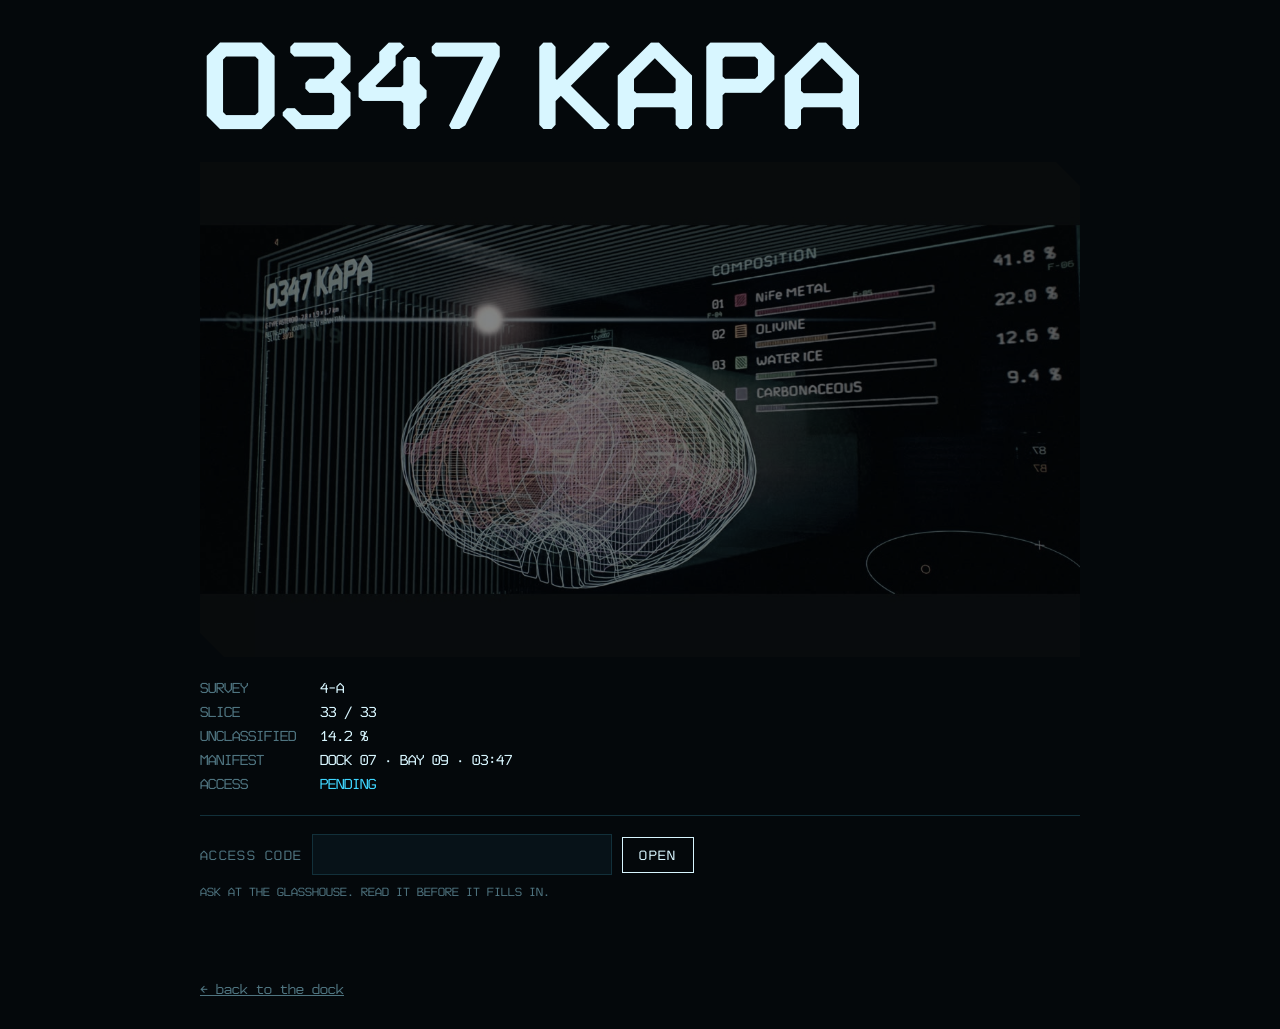
<file: kapa/index.html>
<!doctype html>
<html lang="en">
<head>
<meta charset="utf-8">
<meta name="viewport" content="width=device-width, initial-scale=1, viewport-fit=cover">
<title>0347 KAPA</title>
<meta name="robots" content="noindex">
<link rel="icon" href="../favicon.ico" sizes="48x48">
<link rel="icon" href="../favicon.svg" type="image/svg+xml">
<link rel="stylesheet" href="../css/fonts.css">
<style>
  :root { --void: #04080b; --ink: #d8f6ff; --dim: #4f7480; --leak: #3fd6ff; --line: #12303a; --cut: #e0402a; color-scheme: dark; }
  * { box-sizing: border-box; }
  body { margin: 0; min-height: 100vh; min-height: 100svh; background: var(--void); color: var(--ink); font-family: "Arris Mono", ui-monospace, monospace;
    display: grid; place-content: center; grid-template-columns: min(100%, 920px); gap: 22px; padding: 32px 0; }
  main { display: grid; gap: 22px; padding: 0 max(20px, env(safe-area-inset-right, 0px)) 0 max(20px, env(safe-area-inset-left, 0px)); }
  h1 { margin: 0; font-family: "Arris", sans-serif; font-weight: 700; font-size: clamp(48px, 12vw, 120px); line-height: .9; font-variation-settings: "GRAD" -60; }
  img { display: block; width: 100%; height: auto; opacity: .5; filter: saturate(.4) hue-rotate(-10deg);
    clip-path: polygon(0 0, calc(100% - 24px) 0, 100% 24px, 100% 100%, 24px 100%, 0 calc(100% - 24px)); }
  dl { display: grid; grid-template-columns: auto 1fr; gap: 6px 24px; margin: 0; font-size: 14px; }
  dt { color: var(--dim); } dd { margin: 0; }
  .blink { color: var(--leak); animation: b 1.2s steps(1) infinite; }
  @keyframes b { 50% { opacity: 0; } }
  form[hidden] { display: none; }
  form { display: flex; flex-wrap: wrap; gap: 10px; align-items: center; border-top: 1px solid var(--line); padding-top: 18px; }
  label { color: var(--dim); font-size: 13px; letter-spacing: .1em; }
  input { font: inherit; font-size: 18px; letter-spacing: .2em; text-transform: uppercase; background: #071218; color: var(--leak); border: 1px solid var(--line);
    padding: 8px 12px; width: min(100%, 300px); outline: none; }
  input:focus { border-color: var(--leak); }
  button { font: inherit; font-size: 13px; letter-spacing: .1em; background: none; color: var(--ink); border: 1px solid var(--ink); padding: 9px 16px; cursor: pointer; }
  .credit { font-size: 11px; color: var(--dim); margin: 0; }
  .hint { width: 100%; font-size: 11.5px; color: var(--dim); margin: 0; }
  .denied { color: var(--cut); }
  pre { margin: 0; white-space: pre-wrap; font: inherit; font-size: clamp(13px, 1.8vw, 16px); line-height: 1.7; color: var(--leak); min-height: 1em; }
  a { color: var(--dim); font-size: 13px; }
  @media (max-width: 999px) { main { overflow-x: clip; } }   /* the tube's glow runs past the paper's edge on a phone: cut at the window's */
  .read { display: grid; gap: 22px; }
  .side { opacity: 0; transition: opacity 1.4s ease-out; }
  .side.shown { opacity: 1; }
  @media (min-width: 1000px) {
    .read.wide { --w: min(calc(100vw - 48px), 1160px); width: var(--w); margin-left: calc((100% - var(--w)) / 2);
      grid-template-columns: minmax(0, 1fr) minmax(0, 520px); column-gap: 72px; align-items: start; }
  }
  .frames { display: grid; grid-template-columns: repeat(auto-fill, minmax(min(260px, 100%), 1fr)); gap: 14px; }
  .frames figure { margin: 0; animation: in .6s ease-out both; }
  .frames img { opacity: 1; filter: none; }
  .frames figcaption { font-size: 11px; color: var(--dim); margin-top: 6px; letter-spacing: .06em; }
  @keyframes in { from { opacity: 0; transform: translateY(8px); } }
  @media (prefers-reduced-motion: reduce) { .frames figure { animation: none; } }
  @media (prefers-reduced-motion: reduce) { .blink { animation: none; } .side { transition: none; } }
</style>
<!-- visits and tries at the code counted by GoatCounter (whether a try opened it, never what was typed) -->
<script data-goatcounter="https://arristype.goatcounter.com/count" async src="https://gc.zgo.at/count.js"></script>
</head>
<body>
<main>
  <h1>0347 KAPA</h1>
  <img src="../media/survey.jpg" alt="The survey display, dimmed">
  <dl>
    <dt>SURVEY</dt><dd>4-A</dd>
    <dt>SLICE</dt><dd>33 / 33</dd>
    <dt>UNCLASSIFIED</dt><dd>14.2 %</dd>
    <dt>MANIFEST</dt><dd>DOCK 07 · BAY 09 · 03:47</dd>
    <dt>ACCESS</dt><dd class="blink" id="state">PENDING</dd>
  </dl>
  <form id="gate" autocomplete="off">
    <label for="code">ACCESS CODE</label>
    <input id="code" name="code" spellcheck="false" autocapitalize="characters">
    <button type="submit">OPEN</button>
    <p class="hint">ASK AT THE GLASSHOUSE. READ IT BEFORE IT FILLS IN.</p>
  </form>
  <div class="read" id="read"><pre id="out" aria-live="polite"></pre><div class="side" id="side" hidden></div></div>
  <div class="frames" id="frames"></div>
  <a href="../">← back to the dock</a>
  <p class="credit" id="credit" hidden>Saturn: NASA/JPL/Space Science Institute. Roses: Pierre-Joseph Redouté.</p>
</main>
<script>
(() => {
  const b64 = s => Uint8Array.from(atob(s), c => c.charCodeAt(0));
  const state = document.getElementById('state'), out = document.getElementById('out'), form = document.getElementById('gate'), frames = document.getElementById('frames');
  const read = document.getElementById('read'), side = document.getElementById('side');
  const still = matchMedia('(prefers-reduced-motion: reduce)').matches;
  // a moment worth counting, sent to GoatCounter as an event (once a visit
  // unless every time is asked); dropped quietly where the counter is blocked
  const counted = new Set();
  function track(path, title, every = false) {
    if (!every && counted.has(path)) return;
    counted.add(path);
    const send = () => { try { const gc = window.goatcounter; if (gc && typeof gc.count === 'function') gc.count({ path, title, event: true }); } catch (e) { /* not counted */ } };
    if (window.goatcounter && typeof window.goatcounter.count === 'function') send(); else addEventListener('load', send, { once: true });
  }
  async function keyFor(code, sealed) {
    const base = await crypto.subtle.importKey('raw', new TextEncoder().encode(code), 'PBKDF2', false, ['deriveKey']);
    return crypto.subtle.deriveKey({ name: 'PBKDF2', hash: 'SHA-256', salt: b64(sealed.salt), iterations: sealed.iter }, base,
      { name: 'AES-GCM', length: 256 }, false, ['decrypt']);
  }
  const open = (key, iv, ct) => crypto.subtle.decrypt({ name: 'AES-GCM', iv: b64(iv) }, key, ct);
  function type(text) {
    return new Promise(done => {
      if (still) { out.textContent = text; done(); return; }
      let i = 0;
      (function step() { out.textContent = text.slice(0, i); i += 2; if (i <= text.length + 1) setTimeout(step, 18); else done(); })();
    });
  }
  const blob = async (key, f) => open(key, f.iv, b64((await (await fetch(f.file)).text()).trim()));
  // a page sealed with it (HTML, its own styles inside) goes beside the transmission, and shows once it has been read
  async function place(key, files) {
    for (const f of files) side.insertAdjacentHTML('beforeend', new TextDecoder().decode(await blob(key, f)));
    if (files.length) { side.hidden = false; read.classList.add('wide'); }
  }
  async function show(key, files) {
    for (const f of files) {
      const url = URL.createObjectURL(new Blob([await blob(key, f)], { type: f.type }));
      const fig = document.createElement('figure'), a = document.createElement('a'), img = document.createElement('img'), cap = document.createElement('figcaption');
      a.href = url; a.target = '_blank'; a.rel = 'noopener';
      img.src = url; img.alt = f.caption; cap.textContent = f.caption;
      a.appendChild(img); fig.append(a, cap); frames.appendChild(fig);
      if (!still) await new Promise(r => setTimeout(r, 450));
    }
  }
  form.addEventListener('submit', async e => {
    e.preventDefault();
    const code = document.getElementById('code').value.toUpperCase().replace(/[^A-Z0-9]/g, '');
    state.textContent = 'CHECKING'; state.className = 'blink';
    try {
      const sealed = await (await fetch('sealed.json')).json();
      const key = await keyFor(code, sealed);
      const msg = JSON.parse(new TextDecoder().decode(await open(key, sealed.iv, b64(sealed.ct))));
      state.textContent = 'GRANTED'; state.className = '';
      track('kapa-granted', '0347 KAPA: opened');
      form.hidden = true;
      const pages = msg.files.filter(f => f.type === 'text/html');
      await place(key, pages);
      await type(msg.text);
      side.classList.add('shown');
      await show(key, msg.files.filter(f => f.type !== 'text/html'));
      document.getElementById('credit').hidden = false;
    } catch (err) {
      state.textContent = 'DENIED'; state.className = 'denied';
      track('kapa-denied', '0347 KAPA: a wrong code', true);
    }
  });
})();
</script>
</body>
</html>
</file>
<file: css/fonts.css>
/* written by tools/fonts.py from the release zip; do not edit */
@font-face {
  font-family: "Arris";
  font-style: normal;
  font-weight: 100 900;
  font-display: swap;
  src: url("../fonts/arris-latin.woff2") format("woff2");
  unicode-range: U+0020-007E, U+00A0-00AC, U+00AE-00FF, U+0131, U+0152-0153, U+2010-2027, U+2030-203A, U+2070-2071, U+2074-2079, U+2080-2089, U+20AC, U+2122, U+2190-2199, U+2212, U+2215, U+2260-2265, U+25A0-25A1, U+2702;
}
@font-face {
  font-family: "Arris";
  font-style: normal;
  font-weight: 100 900;
  font-display: swap;
  src: url("../fonts/arris.woff2") format("woff2");
  unicode-range: U+0100-0130, U+0132-0151, U+0154-017F, U+0181, U+0186, U+018A, U+018E-0190, U+0192, U+0198-0199, U+019D, U+01A0-01A1, U+01AF-01B0, U+01B3-01B4, U+01B7, U+01C0-01F5, U+01F8-021B, U+0226-0233, U+0237, U+0253-0254, U+0257, U+0259, U+025B, U+0272, U+0292, U+02B9, U+02BB-02BC, U+02C6-02C7, U+02D8-02DD, U+0300-0304, U+0306-030C, U+030F, U+0311, U+031B, U+0323-0329, U+0331, U+0374-0375, U+037B-037F, U+0384-038A, U+038C, U+038E-03A1, U+03A3-03CE, U+03D0-03D6, U+03D8-03E1, U+03F0-03F9, U+03FD-045F, U+0462-0463, U+046A-046B, U+0480-0481, U+048A-048B, U+048E-0503, U+0508-0513, U+0518-051D, U+0524-0525, U+052E-052F, U+1E02-1E03, U+1E0A-1E0D, U+1E1E-1E1F, U+1E24-1E25, U+1E3E-1E41, U+1E44-1E45, U+1E56-1E57, U+1E60-1E63, U+1E6A-1E6D, U+1E80-1E85, U+1E92-1E93, U+1E9E, U+1EA0-1EF9, U+2000-200D, U+202F, U+203B-2060, U+207A-207F, U+208A-208E, U+2090-209C, U+20A0-20AB, U+20AD-20C0, U+2100-2103, U+2105-2107, U+2109-210A, U+210E-210F, U+2113, U+2115-211B, U+211D-211E, U+2120-2121, U+2124, U+2126-2128, U+212A-212B, U+212E-2135, U+2139, U+213B, U+2140-2149, U+214B, U+214D-214E, U+2150-218B, U+219A-21B7, U+21BA-21EA, U+21F5-21F6, U+21FD-2211, U+2213-2214, U+2216-222E, U+2234-223D, U+2240-2245, U+2247-224B, U+224D-2257, U+225C, U+225F, U+2266-226C, U+226E-2273, U+2276-2277, U+227A-227D, U+2282-228B, U+228E-22AD, U+22B2-22B5, U+22B8, U+22BB-22BD, U+22C0-22C6, U+22C8, U+22EE-22F1, U+2300, U+2302-230B, U+2310-2312, U+2318-2321, U+2325-2328, U+232B-232C, U+238B, U+239B-23BD, U+23CE-23D0, U+23DC-23E1, U+23E9-23FA, U+2500-259F, U+25A2-25FF, U+2605-2606, U+2610-2612, U+2630-2637, U+2639-263A, U+2660-2667, U+2669-266C, U+2690-2691, U+2699, U+26A0-26A1, U+26AA-26AB, U+2713-2718, U+271A-271C, U+2722-2727, U+2731-2739, U+274C, U+274E, U+2753-2755, U+2757, U+2794, U+279C, U+27A1, U+27A4, U+27F5-27FC, U+2800-28FF, U+2B05-2B07, U+2B1B-2B1C, U+2B24, U+E0A0-E0A2, U+E0B0-E0B3;
}
@font-face {
  font-family: "Arris";
  font-style: italic;
  font-weight: 100 900;
  font-display: swap;
  src: url("../fonts/arris-italic-latin.woff2") format("woff2");
  unicode-range: U+0020-007E, U+00A0-00AC, U+00AE-00FF, U+0131, U+0152-0153, U+2010-2027, U+2030-203A, U+2070-2071, U+2074-2079, U+2080-2089, U+20AC, U+2122, U+2190-2199, U+2212, U+2215, U+2260-2265, U+25A0-25A1, U+2702;
}
@font-face {
  font-family: "Arris";
  font-style: italic;
  font-weight: 100 900;
  font-display: swap;
  src: url("../fonts/arris-italic.woff2") format("woff2");
  unicode-range: U+0100-0130, U+0132-0151, U+0154-017F, U+0181, U+0186, U+018A, U+018E-0190, U+0192, U+0198-0199, U+019D, U+01A0-01A1, U+01AF-01B0, U+01B3-01B4, U+01B7, U+01C0-01F5, U+01F8-021B, U+0226-0233, U+0237, U+0253-0254, U+0257, U+0259, U+025B, U+0272, U+0292, U+02B9, U+02BB-02BC, U+02C6-02C7, U+02D8-02DD, U+0300-0304, U+0306-030C, U+030F, U+0311, U+031B, U+0323-0329, U+0331, U+0374-0375, U+037B-037F, U+0384-038A, U+038C, U+038E-03A1, U+03A3-03CE, U+03D0-03D6, U+03D8-03E1, U+03F0-03F9, U+03FD-045F, U+0462-0463, U+046A-046B, U+0480-0481, U+048A-048B, U+048E-0503, U+0508-0513, U+0518-051D, U+0524-0525, U+052E-052F, U+1E02-1E03, U+1E0A-1E0D, U+1E1E-1E1F, U+1E24-1E25, U+1E3E-1E41, U+1E44-1E45, U+1E56-1E57, U+1E60-1E63, U+1E6A-1E6D, U+1E80-1E85, U+1E92-1E93, U+1E9E, U+1EA0-1EF9, U+2000-200D, U+202F, U+203B-2060, U+207A-207F, U+208A-208E, U+2090-209C, U+20A0-20AB, U+20AD-20C0, U+2100-2103, U+2105-2107, U+2109-210A, U+210E-210F, U+2113, U+2115-211B, U+211D-211E, U+2120-2121, U+2124, U+2126-2128, U+212A-212B, U+212E-2135, U+2139, U+213B, U+2140-2149, U+214B, U+214D-214E, U+2150-218B, U+219A-21B7, U+21BA-21EA, U+21F5-21F6, U+21FD-2211, U+2213-2214, U+2216-222E, U+2234-223D, U+2240-2245, U+2247-224B, U+224D-2257, U+225C, U+225F, U+2266-226C, U+226E-2273, U+2276-2277, U+227A-227D, U+2282-228B, U+228E-22AD, U+22B2-22B5, U+22B8, U+22BB-22BD, U+22C0-22C6, U+22C8, U+22EE-22F1, U+2300, U+2302-230B, U+2310-2312, U+2318-2321, U+2325-2328, U+232B-232C, U+238B, U+239B-23BD, U+23CE-23D0, U+23DC-23E1, U+23E9-23FA, U+2500-259F, U+25A2-25FF, U+2605-2606, U+2610-2612, U+2630-2637, U+2639-263A, U+2660-2667, U+2669-266C, U+2690-2691, U+2699, U+26A0-26A1, U+26AA-26AB, U+2713-2718, U+271A-271C, U+2722-2727, U+2731-2739, U+274C, U+274E, U+2753-2755, U+2757, U+2794, U+279C, U+27A1, U+27A4, U+27F5-27FC, U+2800-28FF, U+2B05-2B07, U+2B1B-2B1C, U+2B24, U+E0A0-E0A2, U+E0B0-E0B3;
}
@font-face {
  font-family: "Arris Mono";
  font-weight: 300;
  font-display: swap;
  src: url("../fonts/arris-mono-300.woff2") format("woff2");
}
@font-face {
  font-family: "Arris Mono";
  font-weight: 300;
  font-style: italic;
  font-display: swap;
  src: url("../fonts/arris-mono-300-italic.woff2") format("woff2");
}
@font-face {
  font-family: "Arris Mono";
  font-weight: 400;
  font-display: swap;
  src: url("../fonts/arris-mono-400.woff2") format("woff2");
}
@font-face {
  font-family: "Arris Mono";
  font-weight: 400;
  font-style: italic;
  font-display: swap;
  src: url("../fonts/arris-mono-400-italic.woff2") format("woff2");
}
@font-face {
  font-family: "Arris Mono";
  font-weight: 450;
  font-display: swap;
  src: url("../fonts/arris-mono-450.woff2") format("woff2");
}
@font-face {
  font-family: "Arris Mono";
  font-weight: 450;
  font-style: italic;
  font-display: swap;
  src: url("../fonts/arris-mono-450-italic.woff2") format("woff2");
}
@font-face {
  font-family: "Arris Mono";
  font-weight: 500;
  font-display: swap;
  src: url("../fonts/arris-mono-500.woff2") format("woff2");
}
@font-face {
  font-family: "Arris Mono";
  font-weight: 500;
  font-style: italic;
  font-display: swap;
  src: url("../fonts/arris-mono-500-italic.woff2") format("woff2");
}
@font-face {
  font-family: "Arris Mono";
  font-weight: 600;
  font-display: swap;
  src: url("../fonts/arris-mono-600.woff2") format("woff2");
}
@font-face {
  font-family: "Arris Mono";
  font-weight: 600;
  font-style: italic;
  font-display: swap;
  src: url("../fonts/arris-mono-600-italic.woff2") format("woff2");
}
@font-face {
  font-family: "Arris Mono";
  font-weight: 700;
  font-display: swap;
  src: url("../fonts/arris-mono-700.woff2") format("woff2");
}
@font-face {
  font-family: "Arris Mono";
  font-weight: 700;
  font-style: italic;
  font-display: swap;
  src: url("../fonts/arris-mono-700-italic.woff2") format("woff2");
}
@font-face {
  font-family: "Arris Mono Narrow";
  font-weight: 300;
  font-display: swap;
  src: url("../fonts/arris-mono-narrow-300.woff2") format("woff2");
}
@font-face {
  font-family: "Arris Mono Narrow";
  font-weight: 300;
  font-style: italic;
  font-display: swap;
  src: url("../fonts/arris-mono-narrow-300-italic.woff2") format("woff2");
}
@font-face {
  font-family: "Arris Mono Narrow";
  font-weight: 400;
  font-display: swap;
  src: url("../fonts/arris-mono-narrow-400.woff2") format("woff2");
}
@font-face {
  font-family: "Arris Mono Narrow";
  font-weight: 400;
  font-style: italic;
  font-display: swap;
  src: url("../fonts/arris-mono-narrow-400-italic.woff2") format("woff2");
}
@font-face {
  font-family: "Arris Mono Narrow";
  font-weight: 450;
  font-display: swap;
  src: url("../fonts/arris-mono-narrow-450.woff2") format("woff2");
}
@font-face {
  font-family: "Arris Mono Narrow";
  font-weight: 450;
  font-style: italic;
  font-display: swap;
  src: url("../fonts/arris-mono-narrow-450-italic.woff2") format("woff2");
}
@font-face {
  font-family: "Arris Mono Narrow";
  font-weight: 500;
  font-display: swap;
  src: url("../fonts/arris-mono-narrow-500.woff2") format("woff2");
}
@font-face {
  font-family: "Arris Mono Narrow";
  font-weight: 500;
  font-style: italic;
  font-display: swap;
  src: url("../fonts/arris-mono-narrow-500-italic.woff2") format("woff2");
}
@font-face {
  font-family: "Arris Mono Narrow";
  font-weight: 600;
  font-display: swap;
  src: url("../fonts/arris-mono-narrow-600.woff2") format("woff2");
}
@font-face {
  font-family: "Arris Mono Narrow";
  font-weight: 600;
  font-style: italic;
  font-display: swap;
  src: url("../fonts/arris-mono-narrow-600-italic.woff2") format("woff2");
}
@font-face {
  font-family: "Arris Mono Narrow";
  font-weight: 700;
  font-display: swap;
  src: url("../fonts/arris-mono-narrow-700.woff2") format("woff2");
}
@font-face {
  font-family: "Arris Mono Narrow";
  font-weight: 700;
  font-style: italic;
  font-display: swap;
  src: url("../fonts/arris-mono-narrow-700-italic.woff2") format("woff2");
}
</file>
<file: css/site.css>
/* Arris: two faces, one edge. Paper above (the workshop), Night below (the
 * Belt), and the arris between them; a band of steel at the foot, for the
 * colophon. The faces are fixed by design, not by the visitor's theme. Colour is for data: amber is live, red is the cut,
 * cyan is the world leaking through, the titanium colours are weight. */

:root {
  --paper: #f3eee3; --paper-ink: #151412; --paper-dim: #7a7368; --paper-line: #d9d1c1; --paper-panel: #ebe5d8;
  --night: #0c0e10; --night-ink: #f1ebdd; --night-dim: #8a847a; --night-line: #24282c; --night-panel: #121518;
  --steel: #9a9c97; --steel-ink: #131416; --steel-dim: #3f423f; --steel-line: #7d807b; --steel-panel: #a7a9a4;
  --amber: #ffb000; --cut: #e0402a; --leak: #3fd6ff;
  --t100: #a8804c; --t200: #804799; --t300: #4554cc; --t400: #4087e6; --t500: #a8cced;
  --t600: #f2cc61; --t700: #e67891; --t800: #9e66d1; --t900: #45c7a8;
  --t450: color-mix(in oklab, var(--t400), var(--t500));
  --sans: "Arris", ui-sans-serif, system-ui, sans-serif;
  --mono: "Arris Mono", ui-monospace, Menlo, Consolas, monospace;
  --c: 14px;                       /* the chamfer on panels */
  --gut: max(20px, env(safe-area-inset-left, 0px));
  --gut-r: max(20px, env(safe-area-inset-right, 0px));
  --max: 1180px;
}

* { box-sizing: border-box; }
html { scroll-behavior: smooth; -webkit-text-size-adjust: 100%; }
body { margin: 0; font-family: var(--sans); font-size: 18px; line-height: 1.55; background: var(--night); color: var(--night-ink);
  font-variation-settings: "wght" 400, "GRAD" 0, "WTCH" 0; }
h1, h2, h3 { font-weight: inherit; margin: 0; text-wrap: balance; }
h2 { font-size: clamp(30px, 4.4vw, 52px); line-height: 1.05; font-variation-settings: "wght" 650, "GRAD" 0, "WTCH" 0; margin-bottom: 20px; }
h3 { font-size: 15px; font-family: var(--mono); letter-spacing: .06em; text-transform: uppercase; margin-bottom: 10px; color: var(--dim); }
p { margin: 0 0 16px; max-width: 64ch; overflow-wrap: break-word; }
code, pre { font-family: var(--mono); }
code { font-size: .86em; }
a { color: inherit; text-decoration-color: var(--accent); text-underline-offset: 3px; }
:focus-visible { outline: 2px solid var(--accent); outline-offset: 3px; }
section { padding: clamp(64px, 10vw, 128px) var(--gut-r) 0 var(--gut); max-width: calc(var(--max) + 40px); margin: 0 auto; }

/* the narrator: plain captions, each marked with a cut-corner square */
.note { font-family: var(--mono); font-size: 13.5px; line-height: 1.55; color: var(--dim); max-width: 60ch; }
.note::before { content: ""; display: inline-block; width: .7em; height: .7em; margin-right: .6em; vertical-align: -.02em;
  background: var(--accent); clip-path: polygon(0 0, 65% 0, 100% 35%, 100% 100%, 0 100%); }
.sub { color: var(--dim); }

/* ---------------------------------------------------------------- the bar */
.bar { position: sticky; top: 0; z-index: 20; display: flex; align-items: center; gap: 14px;
  padding: calc(10px + env(safe-area-inset-top, 0px)) var(--gut-r) 10px var(--gut);
  background: color-mix(in srgb, var(--bar-bg, var(--paper)) 88%, transparent); color: var(--bar-ink, var(--paper-ink));
  backdrop-filter: blur(8px); -webkit-backdrop-filter: blur(8px); border-bottom: 1px solid var(--bar-line, var(--paper-line));
  font-family: var(--mono); font-size: 13px; letter-spacing: .04em; transition: background .4s, color .4s; }
.tab { display: grid; place-items: center; width: 28px; height: 24px; background: var(--amber); color: var(--night); text-decoration: none;
  font-family: var(--sans); font-variation-settings: "wght" 800, "GRAD" 0, "WTCH" 0; font-size: 15px;
  clip-path: polygon(0 0, calc(100% - 7px) 0, 100% 7px, 100% 100%, 0 100%); position: relative; isolation: isolate; }
/* the tab, annealed (js/anneal.js): a flame touches it at one spot and the
   oxide's colour spreads from there across the metal until the tab is that
   colour evenly, then again, through titanium's sequence. The film is drawn
   on a canvas of its own layer, a dozen times a second while it moves and
   not at all at rest; the A takes the paper's ink on the dark films */
.tab-metal { position: absolute; inset: 0; width: 100%; height: 100%; z-index: -1; will-change: transform; }
.tab { transition: color 3s; }
.tab.tab-dark { color: var(--paper); }
.bar-name { font-family: var(--sans); font-size: 16px; font-variation-settings: "wght" 650, "GRAD" 0, "WTCH" 0; letter-spacing: 0; }
.ver { font-family: var(--mono); font-size: 10px; color: var(--paper-dim); font-variation-settings: normal; }
.bar nav { margin-left: auto; display: flex; gap: 18px; flex-wrap: wrap; justify-content: flex-end; }
.bar nav a { text-decoration: none; text-transform: uppercase; }
@media (hover: hover) { .bar nav a:hover { text-decoration: underline; } }
.bar nav .dl { color: var(--cut); }
body.past .bar { --bar-bg: var(--night); --bar-ink: var(--night-ink); --bar-line: var(--night-line); }
body.past .bar nav .dl { color: var(--amber); }
body.steel .bar { --bar-bg: var(--steel); --bar-ink: var(--steel-ink); --bar-line: var(--steel-line); }
body.steel .bar nav .dl { color: var(--steel-ink); }
@media (max-width: 640px) { .bar nav a:not(.dl) { display: none; } }

/* ---------------------------------------------------------------- paper */
.face-paper { --bg: var(--paper); --ink: var(--paper-ink); --dim: var(--paper-dim); --line: var(--paper-line); --panel: var(--paper-panel); --accent: var(--cut);
  background: var(--bg); color: var(--ink); padding-bottom: clamp(64px, 10vw, 128px); color-scheme: light; }
.face-night { --bg: var(--night); --ink: var(--night-ink); --dim: var(--night-dim); --line: var(--night-line); --panel: var(--night-panel); --accent: var(--amber);
  background: var(--bg); color: var(--ink); color-scheme: dark; font-variation-settings: "wght" 400, "GRAD" -50, "WTCH" 0; }
.face-steel { --bg: var(--steel); --ink: var(--steel-ink); --dim: var(--steel-dim); --line: var(--steel-line); --panel: var(--steel-panel); --accent: var(--cut);
  background: var(--bg); color: var(--ink); color-scheme: light; }
.face-steel .checks b { color: var(--ink); }
.face-steel .css { background: var(--steel-panel); color: var(--steel-ink); }

.hero { padding-top: clamp(40px, 7vw, 96px); }
.mark { font-size: clamp(88px, 24vw, 330px); line-height: .86; letter-spacing: -.012em; margin-left: -.04em; user-select: none;
  touch-action: pan-y; cursor: crosshair; font-variation-settings: "wght" var(--w, 900), "GRAD" var(--g, 0), "WTCH" var(--x, 0); }
/* the film: a copy of the name under it, drawn only by its filter, that follows
   the name's weight more slowly (thick, like oil) and shows only while the
   name moves; at rest it is hidden and costs nothing */
.mark-wrap { position: relative; }
.mark-wrap .mark:not(.mark-film) { position: relative; }
.mark-film { position: absolute; left: 0; top: 0; right: 0; margin-top: 0; pointer-events: none; color: #000; filter: url(#film); mix-blend-mode: multiply;
  visibility: hidden; opacity: 0; font-variation-settings: "wght" var(--fw, 500), "GRAD" var(--fg, 0), "WTCH" var(--fx, 0); }
.defs { position: absolute; width: 0; height: 0; overflow: hidden; }
/* the readout on the Mono's grid, every part a whole number of cells: a box, the
   axis's name in four, its value right-aligned in a field as wide as its longest
   (three, and four for grade's sign), and the direction in one; three cells
   between axes. Nothing in it moves as the numbers change */
.readout { display: flex; gap: 6px 3ch; flex-wrap: wrap; margin: 18px 0 30px; font-family: var(--mono); font-size: 13px; color: var(--dim);
  position: relative; z-index: 1; }   /* over the name's box, which runs down past its letters */
.readout b { display: inline-block; width: 3ch; margin-left: 1ch; text-align: right; font-weight: 400; color: var(--ink); }
.readout .ax[data-ax="GRAD"] b { width: 4ch; }
.ax-n { display: inline-block; width: 4ch; }
/* the axes: their names grey, as the readout always was; the numbers of the
   two the name follows black, the one at rest grey, each with its box, filled
   when the name follows it, and its direction (across or down). Picking the
   third lets go of the one picked longest ago; pressing one of the two again
   swaps across and down */
.ax { font: inherit; color: inherit; background: none; border: 0; padding: 0; cursor: pointer; white-space: nowrap; }
/* (the box a cell square, its middle on the figures' middle: they stand 0.72 em
   with a little overshoot, so their middle is about 0.34 up, and the box 0.6 tall
   sits 0.04 up; measured on the rendered readout) */
.ax::before { content: ""; display: inline-block; box-sizing: border-box; width: 1ch; height: 1ch; margin-right: 1ch;
  border: 1px solid currentColor; vertical-align: .04em; translate: 0 .02em; }
.ax[aria-pressed="true"]::before { background: var(--ink); border-color: var(--ink); }
.ax[aria-pressed="false"] b { color: inherit; }
@media (hover: hover) { .ax[aria-pressed="false"]:hover b, .ax[aria-pressed="false"]:hover::before { color: var(--ink); } }
/* (the arrow a cell wide and the figures' height, standing on the baseline) */
.ax-dir { position: relative; display: inline-block; width: 1ch; height: .72em; margin-left: 1ch; color: var(--ink); }
.ax-dir svg { position: absolute; left: 50%; top: 0; width: .72em; height: .72em; translate: -50% .045em; }
.ax-dir.y svg { rotate: 90deg; }
@media (max-width: 480px) {   /* the three on one line on a phone: two cells between, the cell as large as fits */
  .readout { gap: 6px 2ch; font-size: min(13px, calc((100vw - var(--gut) - var(--gut-r)) / 24.9)); }
}
.lede { font-size: clamp(21px, 2.4vw, 28px); line-height: 1.35; max-width: 30ch; font-variation-settings: "wght" 350, "GRAD" 0, "WTCH" 0; }

.placard { display: grid; grid-template-columns: repeat(auto-fit, minmax(140px, 1fr)); margin-top: 40px; border: 1px solid var(--ink); }
.placard div { padding: 10px 14px 12px; border-right: 1px solid var(--ink); border-bottom: 1px solid var(--ink); margin: 0 -1px -1px 0; min-width: 0; }
.placard span { display: block; font-family: var(--mono); font-size: 11px; letter-spacing: .08em; text-transform: uppercase; color: var(--dim); }
.placard b { font-weight: inherit; font-variation-settings: "wght" 600, "GRAD" 0, "WTCH" 0; font-size: 17px; }

/* the watch, and how it's built: one instrument, two tabs */
.inst { display: grid; gap: 26px; }
.inst-tabs { justify-self: start; }
.inst-tabs button[aria-selected="true"] { background: var(--ink); color: var(--bg); }
.inst-panel[hidden] { display: none; }
.inst-panel { animation: inst-in .35s ease-out; }
@keyframes inst-in { from { opacity: 0; transform: translateY(8px); } }
@media (prefers-reduced-motion: reduce) { .inst-panel { animation: none; } }
.origin-hed { font-family: var(--sans); font-size: clamp(26px, 3.2vw, 40px); line-height: 1.08; letter-spacing: 0; text-transform: none; color: var(--ink);
  font-variation-settings: "wght" 450, "GRAD" 0, "WTCH" 0; margin-bottom: 16px; }

/* the watch */
.origin { display: grid; grid-template-columns: minmax(0, 5fr) minmax(0, 6fr); gap: clamp(32px, 6vw, 80px); align-items: center; }
@media (max-width: 820px) { .origin { grid-template-columns: 1fr; } }
.watch-wrap { display: grid; justify-items: center; gap: 18px; }
.watch { width: min(100%, 380px); aspect-ratio: 1; background: var(--night); color: var(--amber); display: grid; place-content: center; text-align: center; gap: 4px;
  clip-path: polygon(29.3% 0, 70.7% 0, 100% 29.3%, 100% 70.7%, 70.7% 100%, 29.3% 100%, 0 70.7%, 0 29.3%); }
.watch-date { font-family: var(--mono); font-size: clamp(12px, 3vw, 15px); letter-spacing: .14em; color: var(--night-dim); }
.watch-time { font-size: clamp(64px, 17vw, 112px); line-height: 1; font-variation-settings: "wght" 600, "GRAD" -50, "WTCH" 100; font-variant-numeric: tabular-nums; }
/* the watch drawn as a watch (js/watchcase.js): the case an SVG, the dial's
   figures still the page's text, laid on the dial and leaning with the case.
   Sizes are in the watch's own width (cqw), so the figures keep to the dial */
.watch.cased { width: min(100%, 440px); aspect-ratio: 500 / 600; background: none; clip-path: none; display: block; container-type: inline-size; }
.watch-body { position: relative; width: 100%; height: 100%; transform: perspective(1100px) rotateX(var(--wc-rx, 3.75deg)) rotateY(var(--wc-ry, -3.15deg)); }
.watch-case { position: absolute; inset: 0; width: 100%; height: 100%; overflow: visible;
  filter: drop-shadow(var(--wc-sx, 5px) var(--wc-sy, 22px) 20px rgba(21, 20, 18, .28)); }
.watch-dial { position: absolute; left: 17.4%; top: 22.83%; width: 65.2%; height: 54.33%; display: grid; place-content: center; text-align: center; gap: 1.2cqw; }
.watch.cased .watch-date { font-size: max(10px, 3.2cqw); }
.watch.cased .watch-time { font-size: 18.5cqw; }
.watch.cased .watch-foot { font-size: max(9px, 2.3cqw); }
.wc-tick { stroke: #f1ebdd; stroke-opacity: .14; stroke-width: 2.2; transition: stroke .3s, stroke-opacity .3s; }
.wc-tick.major { stroke-width: 3.2; stroke-opacity: .3; }
.wc-tick.on { stroke: var(--amber); stroke-opacity: .95; }
.watch.leaking .wc-tick.on { stroke: var(--leak); }
.watch.pixels .watch-time { font-feature-settings: "ss20" 1; }
.watch.leaking .watch-time { color: var(--leak); }
.watch-foot { font-family: var(--mono); font-size: 11px; letter-spacing: .14em; color: var(--night-dim); }
.switch { display: inline-flex; border: 1px solid var(--ink); }
.switch button { font: inherit; font-family: var(--mono); font-size: 13px; padding: 7px 14px; background: none; color: var(--ink); border: 0; cursor: pointer; }
.switch button[aria-pressed="true"] { background: var(--ink); color: var(--bg); }

/* the upright: from the watch to the alphabet, a figure and a letter taken
   from the watch's pixels through the rule to Arris (site.js, transfer.json) */
.up-kicker { font-family: var(--mono); font-size: 13px; letter-spacing: .1em; text-transform: uppercase; color: var(--cut); margin-bottom: 8px; }
.up-title { font-size: clamp(40px, 6.6vw, 96px); line-height: 1; letter-spacing: -.005em; max-width: 18ch; margin-bottom: 36px;
  font-variation-settings: "wght" 300, "GRAD" 0, "WTCH" 0; }
.tf { display: grid; gap: 14px; }
.tf-stage { background: var(--night); padding: clamp(18px, 4vw, 44px) clamp(18px, 5vw, 64px);
  clip-path: polygon(0 0, calc(100% - 22px) 0, 100% 22px, 100% 100%, 22px 100%, 0 calc(100% - 22px)); }
#tf-svg { display: block; width: 100%; height: auto; max-height: 64vh; margin: 0 auto; overflow: visible; }
.tf-grid { fill: none; stroke: var(--night-line); stroke-width: 2; }
.tf-px, .tf-rule { fill: var(--amber); }
.tf-fill { fill: var(--night-ink); }
.tf-cut { fill: var(--cut); }
.tf-text { font-family: var(--sans); font-kerning: none; fill: var(--amber); }
.tf-ctl { display: flex; flex-wrap: wrap; gap: 12px 18px; align-items: center; }
.tf-ctl input { flex: 1; min-width: 160px; accent-color: var(--cut); }
.tf-say { font-size: clamp(17px, 1.8vw, 20px); line-height: 1.45; max-width: 62ch; min-height: 2.9em; margin: 0; }
.tf-say b { font-weight: inherit; font-variation-settings: "wght" 650, "GRAD" 0, "WTCH" 0; }
.tf-pairs { display: flex; flex-wrap: wrap; gap: 8px; }
.tf-pairs button { font: inherit; display: grid; gap: 2px; padding: 8px 14px 10px; background: none; color: var(--ink); border: 1px solid var(--line); cursor: pointer; text-align: left; }
.tf-pairs b { font-weight: inherit; font-size: 26px; line-height: 1.1; font-variation-settings: "wght" 600, "GRAD" 0, "WTCH" 0; }
.tf-pairs span { font-family: var(--mono); font-size: 11px; letter-spacing: .04em; color: var(--dim); }
.tf-pairs button[aria-pressed="true"] { background: var(--ink); color: var(--bg); border-color: var(--ink); }
.tf-pairs button[aria-pressed="true"] span { color: var(--paper-line); }
.tf-also { display: flex; flex-wrap: wrap; gap: 4px 18px; align-items: baseline; margin: 10px 0 0; padding-top: 12px; border-top: 1px solid var(--line); }
.tf-also span:first-child { font-family: var(--mono); font-size: 12px; color: var(--dim); }
.tf-also-g { font-size: clamp(34px, 5vw, 60px); line-height: 1.1; word-spacing: .25em; font-variation-settings: "wght" 500, "GRAD" 0, "WTCH" 0; }
.up-weights .it-wtext { font-style: normal; }

/* the designspace: an instrument on the paper, in the dimensions film's terms:
   black glass with a fine grain, hairline corner marks, the readouts in Mono,
   one accent (amber) for what is moving, and the space itself as a cube in
   the corner, its faces ruled, its 27 glyphs each set at their own place */
.dsx { --dsx-pad: clamp(18px, 3.2vw, 44px); --gr: rgba(214, 224, 226, .5);
  position: relative; margin-top: 8px; background: var(--night); color: var(--night-ink);
  padding: var(--dsx-pad); display: grid; gap: clamp(18px, 2.6vw, 34px); isolation: isolate;
  clip-path: polygon(0 0, calc(100% - 22px) 0, 100% 22px, 100% 100%, 22px 100%, 0 calc(100% - 22px)); }
.dsx::before { content: ""; position: absolute; inset: 0; z-index: -1; pointer-events: none; opacity: .5;   /* the grain, and light falling off to the edges */
  background: radial-gradient(120% 90% at 30% 20%, rgba(120, 150, 160, .07), transparent 60%),
    url("data:image/svg+xml,%3Csvg xmlns='http://www.w3.org/2000/svg' width='160' height='160'%3E%3Cfilter id='n'%3E%3CfeTurbulence type='fractalNoise' baseFrequency='.9' numOctaves='2' stitchTiles='stitch'/%3E%3CfeColorMatrix values='0 0 0 0 .8 0 0 0 0 .85 0 0 0 0 .86 0 0 0 .09 0'/%3E%3C/filter%3E%3Crect width='160' height='160' filter='url(%23n)'/%3E%3C/svg%3E"); }
.dsx-c { position: absolute; width: 16px; height: 16px; border: 0 solid var(--gr); pointer-events: none; }
.dsx-c.tl { left: 12px; top: 12px; border-width: 1px 0 0 1px; }
/* the cut corners take a line along the cut, 12px in, as the square ones take their L
   (its centre the cut's middle moved 12px in: 11 + 12/√2 = 19.5px from each edge) */
.dsx-c.tr, .dsx-c.bl { width: 18px; height: 0; border-width: 1px 0 0; transform: rotate(45deg); }
.dsx-c.tr { right: 10.5px; top: 19px; }
.dsx-c.bl { left: 10.5px; bottom: 19px; }
.dsx-c.br { right: 12px; bottom: 12px; border-width: 0 1px 1px 0; }
.dsx-top { display: flex; justify-content: space-between; align-items: baseline; gap: 10px 24px; flex-wrap: wrap; font-family: var(--mono); font-size: 12px; letter-spacing: .08em; color: var(--night-dim); }
.dsx-axes { display: inline-flex; align-items: baseline; gap: 12px; }
.dsx-n { font-family: var(--sans); font-size: 30px; line-height: 1; color: var(--amber); font-variation-settings: "wght" 900, "GRAD" 0, "WTCH" 0; letter-spacing: 0; }
.dsx-axes [data-ax] { transition: color .2s; }
.dsx-axes [data-ax].hot { color: var(--amber); }
.dsx-css { font: inherit; font-family: var(--mono); font-size: 12px; letter-spacing: .02em; background: none; border: 0; padding: 0; color: var(--night-dim); cursor: copy;
  min-width: 0; max-width: 100%; display: inline-flex; gap: 10px; align-items: baseline; text-align: right; }
.dsx-css code { white-space: nowrap; overflow: hidden; text-overflow: ellipsis; }
.dsx-copied { color: var(--amber); }
@media (hover: hover) { .dsx-css:hover code { color: var(--night-ink); } }
/* the line itself, in the ink of the glass, its lines held where the widest
   instance breaks. Under it, drawn only while it moves, the friction: the
   letters taken as titanium, whose edges heat where they run through the air
   as the letter grows or shrinks (js/site.js, the filter in index.html), the
   oxide's colour on the letters only, gone within half a second of stopping */
.dsx-stage { position: relative; min-height: 1.2em; font-size: clamp(40px, 5.7vw, 92px); }
.dsx-text, .dsx-heat p { font-size: 1em; line-height: 1.08; margin: 0; max-width: none; }
.dsx-text { position: relative; outline: none; color: var(--night-ink); caret-color: var(--amber); }
.dsx-text .ln, .dsx-line .ln { display: block; width: fit-content; white-space: pre; }
/* (its three layers are signals for the filter, never seen: the filter draws all that shows) */
.dsx-heat { position: absolute; inset: 0; z-index: 1; pointer-events: none; visibility: hidden; background: #000; filter: url(#ds-friction); }
.dsx-heat p { position: absolute; left: 0; top: 0; }
.dsx-line { color: #00f; }
.dsx-now { color: #0f0; mix-blend-mode: screen; }
.dsx-was { color: #f00; mix-blend-mode: screen; }
.dsx-now span, .dsx-was span { position: absolute; left: 0; top: 0; white-space: pre; }
.dsx-text:focus-visible { outline: 1px dotted var(--night-dim); outline-offset: 8px; }
/* a dimension line under it, as a drawing has: the measure of the line, which grade never changes */
.dsx-measure { position: relative; height: 18px; margin-top: 10px; width: var(--mw, 0px); font-family: var(--mono); font-size: 11px; letter-spacing: .06em; color: var(--night-dim); }
.dsx-measure i { position: absolute; left: 0; right: 0; top: 8px; height: 1px; background: currentColor; opacity: .7; }
.dsx-measure i::before, .dsx-measure i::after { content: ""; position: absolute; top: -5px; width: 1px; height: 11px; background: currentColor; }
.dsx-measure i::before { left: 0; } .dsx-measure i::after { right: 0; }
.dsx-measure span { position: absolute; left: 50%; top: 0; translate: -50% 0; padding: 0 10px; background: var(--night); white-space: nowrap; transition: color .2s; }
.dsx-measure.held { color: var(--amber); }
.dsx-main { display: grid; grid-template-columns: minmax(0, 1fr) clamp(300px, 37%, 480px); gap: clamp(20px, 3vw, 48px); align-items: end; }
.dsx-left { display: flex; flex-direction: column; justify-content: space-between; gap: clamp(28px, 4vw, 64px); min-width: 0; align-self: stretch; }
/* the readouts, as the film's: a small key, a large figure, and under it a hairline gauge */
.dsx-read { display: grid; grid-template-columns: repeat(3, minmax(0, 1fr)); gap: 18px clamp(16px, 3vw, 40px); }
.dsx-g { display: grid; align-items: baseline; gap: 4px; min-width: 0; }
.dsx-g label { font-family: var(--mono); font-size: 12px; letter-spacing: .08em; color: var(--night-dim); transition: color .2s; }
.dsx-g.hot label { color: var(--amber); }
.dsx-g output { font-family: var(--mono); font-size: clamp(30px, 3.4vw, 46px); line-height: 1; font-variant-numeric: tabular-nums; color: var(--night-ink); }
.dsx-g small { font-family: var(--mono); font-size: 11px; color: var(--night-dim); white-space: nowrap; overflow: hidden; text-overflow: ellipsis; }
.dsx-g input { margin: 8px 0 0; width: 100%; height: 22px; background: none; cursor: ew-resize; -webkit-appearance: none; appearance: none; --u: .5; --o: 0; }
.dsx-g input::-webkit-slider-runnable-track { height: 22px; background: var(--fill), linear-gradient(var(--night-line), var(--night-line)) center / 100% 1px no-repeat; }
.dsx-g input::-moz-range-track { height: 22px; background: var(--fill), linear-gradient(var(--night-line), var(--night-line)) center / 100% 1px no-repeat; }
.dsx-g input::-webkit-slider-thumb { -webkit-appearance: none; width: 3px; height: 22px; background: var(--night-ink); border: 0; border-radius: 0; }
.dsx-g input::-moz-range-thumb { width: 3px; height: 22px; background: var(--night-ink); border: 0; border-radius: 0; }
.dsx-g input:focus-visible { outline: 1px dotted var(--night-dim); outline-offset: 4px; }
/* the gauges' fills: weight in its nine titanium colours (fixed, so nothing
   changes colour under the thumb but the thumb's place), grade from its zero */
.dsx-g[data-ax="wght"] input { --fill: linear-gradient(90deg, var(--t100), var(--t200), var(--t300), var(--t400), var(--t500), var(--t600), var(--t700), var(--t800), var(--t900)) left center / 100% 3px no-repeat;
  -webkit-mask: linear-gradient(90deg, #000 calc(var(--u) * 100%), rgba(0,0,0,.28) calc(var(--u) * 100%)); mask: linear-gradient(90deg, #000 calc(var(--u) * 100%), rgba(0,0,0,.28) calc(var(--u) * 100%)); }
.dsx-g[data-ax="GRAD"] input { --fill: linear-gradient(90deg, transparent calc(min(var(--u), .5) * 100%), var(--night-ink) calc(min(var(--u), .5) * 100%), var(--night-ink) calc(max(var(--u), .5) * 100%), transparent calc(max(var(--u), .5) * 100%)) left center / 100% 3px no-repeat; }
.dsx-g[data-ax="WTCH"] input { --fill: linear-gradient(90deg, var(--amber) calc(var(--u) * 100%), transparent calc(var(--u) * 100%)) left center / 100% 3px no-repeat; }
/* the cube */
.dsx-cube { position: relative; aspect-ratio: 1 / .92; touch-action: none; cursor: grab; outline: none; user-select: none; -webkit-user-select: none; }
.dsx-cube.turning { cursor: grabbing; }
.dsx-cube.on-point { cursor: move; }
.dsx-cube:focus-visible { outline: 1px dotted var(--night-dim); outline-offset: 6px; }
.dsx-cube canvas { position: absolute; inset: 0; width: 100%; height: 100%; pointer-events: none; }
.dsx-lattice { position: absolute; inset: 0; pointer-events: none; }
.dsx-lattice span { position: absolute; left: 0; top: 0; font-size: 30px; line-height: 1; will-change: transform, opacity; transform-origin: 0 0; }
.dsx-lattice span.near { text-shadow: 0 0 12px rgba(255, 176, 0, .4); }   /* the place's neighbours */
.dsx-hint { position: absolute; right: 0; top: 0; font-family: var(--mono); font-size: 11px; letter-spacing: .06em; color: var(--night-dim); transition: opacity .6s; pointer-events: none; }
.dsx-cube.used .dsx-hint { opacity: 0; }
.dsx-foot { display: flex; justify-content: space-between; align-items: baseline; flex-wrap: wrap; gap: 12px 28px; padding-top: 14px; border-top: 1px solid var(--night-line); }
.dsx-presets { display: flex; flex-wrap: wrap; gap: 4px 18px; }
.dsx-presets button, .dsx-fly, .dsx-style button { font: inherit; font-family: var(--mono); font-size: 12px; letter-spacing: .04em; background: none; border: 0; padding: 4px 0; color: var(--night-dim); cursor: pointer; transition: color .2s; }
.dsx-presets button[aria-pressed="true"], .dsx-style button[aria-pressed="true"] { color: var(--night-ink); }
.dsx-presets button[aria-pressed="true"] { box-shadow: inset 0 -1px 0 var(--amber); }
@media (hover: hover) { .dsx-presets button:hover, .dsx-fly:hover, .dsx-style button:hover { color: var(--night-ink); } }
.dsx-acts { display: flex; gap: 18px; align-items: baseline; }
.dsx-fly::before { content: "▶ "; color: var(--amber); }
.dsx-fly[aria-pressed="true"] { color: var(--night-ink); }
.dsx-fly[aria-pressed="true"]::before { content: "■ "; }
.dsx-style { display: inline-flex; gap: 0; }
.dsx-style { gap: 10px; }
.dsx-style button + button::before { content: "/"; color: var(--night-dim); opacity: .5; margin-right: 10px; }
@media (max-width: 860px) {
  /* the line on top; under it the gauges, and beside them the cube */
  .dsx-main { grid-template-columns: minmax(0, 1fr) minmax(210px, 46%); grid-template-areas: "stage stage" "read cube"; gap: 22px 18px; align-items: center; }
  .dsx-left { display: contents; }
  .dsx-stage { grid-area: stage; }
  .dsx-read { grid-area: read; grid-template-columns: 1fr; gap: 12px; }
  .dsx-cube { grid-area: cube; width: 100%; }
  .dsx-hint { display: none; }
  .dsx-g { grid-template-columns: auto minmax(0, 1fr) auto; column-gap: 10px; }
  .dsx-g label { grid-column: 1; }
  .dsx-g output { grid-column: 3; grid-row: 1; font-size: 20px; text-align: right; min-width: 4ch; }
  .dsx-g small { grid-column: 2; grid-row: 1; }
  .dsx-g input { grid-column: 1 / -1; margin-top: 2px; }
}
@media (max-width: 640px) {
  /* a phone: the line under inspection has the width to itself, the gauges under
     it; the cube is a small instrument in the top corner, beside the axes' names,
     only showing where the line stands (the gauges and the named places move it,
     so it takes no touch); the named places one row that scrolls sideways; the
     actions as keys, clear of the cut */
  .dsx { --dsx-pad: 20px; --dsx-cube: clamp(68px, 22vw, 92px); padding-bottom: 34px; gap: 18px; }
  .dsx-top { font-size: 11px; min-height: calc(var(--dsx-cube) * .86); align-items: flex-start; padding-right: calc(var(--dsx-cube) + 14px); }
  .dsx-css { display: none; }
  .dsx-main { grid-template-columns: minmax(0, 1fr); grid-template-areas: "stage" "read"; gap: 16px; }
  .dsx-cube { position: absolute; grid-area: auto; top: var(--dsx-pad); right: calc(var(--dsx-pad) + 4px); width: var(--dsx-cube); aspect-ratio: 1 / .86; pointer-events: none; }
  .dsx-read { gap: 10px; }
  .dsx-foot { display: grid; gap: 12px; padding-top: 14px; }
  .dsx-presets { flex-wrap: nowrap; gap: 8px; overflow-x: auto; overscroll-behavior-x: contain; scrollbar-width: none;
    margin-inline: calc(-1 * var(--dsx-pad)); padding-inline: var(--dsx-pad) 36px;
    mask-image: linear-gradient(90deg, transparent, #000 var(--dsx-pad), #000 calc(100% - 36px), transparent); }
  .dsx-presets::-webkit-scrollbar { display: none; }
  .dsx-presets button, .dsx-fly, .dsx-style button { flex: none; padding: 8px 12px; border: 1px solid var(--night-line); }
  .dsx-presets button[aria-pressed="true"] { box-shadow: none; border-color: var(--amber); }
  .dsx-acts { justify-content: space-between; gap: 12px; }
  .dsx-fly[aria-pressed="true"] { border-color: var(--amber); }
  .dsx-style { gap: 0; }
  .dsx-style button + button { border-left: 0; }
  .dsx-style button + button::before { content: none; }
  .dsx-style button[aria-pressed="true"] { background: var(--night-ink); color: var(--night); border-color: var(--night-ink); }
}
.switch.small button { padding: 5px 12px; font-size: 12px; }
.switch.dark { border-color: var(--night-dim); }
.switch.dark button { color: var(--night-dim); }
.switch.dark button[aria-pressed="true"] { background: var(--night-ink); color: var(--night); }

/* the italic */
.italic { }
.it-kicker { font-family: var(--mono); font-size: 13px; letter-spacing: .1em; text-transform: uppercase; color: var(--cut); margin-bottom: 8px; }
.it-title { font-style: italic; font-size: clamp(56px, 12vw, 176px); line-height: .95; letter-spacing: -.01em; outline: none;
  font-variation-settings: "wght" 800, "GRAD" 0, "WTCH" 0; margin-bottom: 26px; }
/* a heading corrected on the page (js: corrections): the wrong word struck
   through in cut red, then the right one written in after it. --p runs 0
   to 1; the strike takes its first half, the writing its second, and the
   struck word dims as the new one arrives. The new word's box reaches past
   its glyphs (padding, taken back by margin) so the reveal never clips an
   italic overhang or an ascender */
.redline { --p: 0; --strike: clamp(0, calc(var(--p) * 2), 1); --write: clamp(0, calc(var(--p) * 2 - 1), 1); }
.redline .red-old { position: relative; display: inline-block; text-decoration: none; opacity: calc(1 - .55 * var(--write)); }
.redline .red-old::after { content: ""; position: absolute; left: -.06em; right: -.06em; top: 54%; height: max(3px, .075em);
  background: var(--cut); transform-origin: 0 50%; transform: scaleX(var(--strike)); }
.redline .red-new { display: inline-block; padding: .25em .3em .35em .12em; margin: -.25em -.3em -.35em -.12em;
  clip-path: inset(0 calc((1 - var(--write)) * 100%) 0 0); }
/* the italic's: the struck word is the upright slanted by the browser, small,
   on a line of its own over the cursive */
.it-title .red-old { display: table; font-style: normal; font-size: .46em; transform: skewX(-10deg); transform-origin: 0 100%;
  margin-bottom: .12em; color: var(--dim); }
.it-title .red-new { outline: none; }
.it-lede { font-size: clamp(19px, 2vw, 23px); line-height: 1.45; max-width: 44ch; }
.it-pairs { display: grid; grid-template-columns: repeat(auto-fill, minmax(min(150px, 45%), 1fr)); border-top: 1px solid var(--line); border-left: 1px solid var(--line); margin: 40px 0 14px; }
.it-pair { display: flex; justify-content: center; align-items: baseline; gap: .18em; padding: 18px 6px; font: inherit; font-size: clamp(60px, 8vw, 104px); line-height: 1.1;
  background: none; color: var(--ink); border: 0; border-right: 1px solid var(--line); border-bottom: 1px solid var(--line); cursor: default;
  font-variation-settings: "wght" 500, "GRAD" 0, "WTCH" 0; }
.it-up { color: var(--dim); opacity: .55; }
.it-it { position: relative; font-style: italic; }
.it-g { transition: color .15s; }
.it-over { position: absolute; left: 0; top: 0; font-style: normal; color: transparent; -webkit-text-stroke: 1.5px var(--cut); opacity: 0; transition: opacity .15s; }
.it-pair:focus-visible .it-over, .it-pair.show .it-over { opacity: 1; }
.it-pair:focus-visible .it-g, .it-pair.show .it-g { color: var(--paper-line); }
@media (hover: hover) { .it-pair:hover .it-over { opacity: 1; } .it-pair:hover .it-g { color: var(--paper-line); } }
.it-wave { font-kerning: none; font-feature-settings: "kern" 0; font-style: italic; font-size: clamp(28px, 5.2vw, 72px); line-height: 1.15; margin: 56px 0 14px; cursor: crosshair; user-select: none; }
.it-line { display: block; white-space: pre; }
.it-weights { display: grid; margin: 56px 0 0; border-top: 1px solid var(--line); }
.it-wrow { display: grid; grid-template-columns: minmax(0, 1fr); gap: 0; border-bottom: 1px solid var(--line); padding: 8px 0 6px; }
.it-wlabel { font-family: var(--mono); font-size: 12px; color: var(--dim); display: flex; align-items: center; gap: 8px; }
.it-wlabel i { width: 10px; height: 10px; clip-path: polygon(0 0, 65% 0, 100% 35%, 100% 100%, 0 100%); }
.it-wtext { font-style: italic; font-size: clamp(24px, 4vw, 48px); line-height: 1.2; white-space: nowrap;
  overflow-x: auto; overflow-y: hidden; scrollbar-width: none; overscroll-behavior-x: contain; cursor: grab;
  -webkit-mask-image: linear-gradient(to right, #000 calc(100% - 60px), transparent); mask-image: linear-gradient(to right, #000 calc(100% - 60px), transparent); }
.it-wtext::-webkit-scrollbar { display: none; }
.it-wtext.dragging { cursor: grabbing; user-select: none; }
.it-wtext.moved { -webkit-mask-image: linear-gradient(to right, transparent, #000 40px, #000 calc(100% - 60px), transparent); mask-image: linear-gradient(to right, transparent, #000 40px, #000 calc(100% - 60px), transparent); }
.it-wtext.end { -webkit-mask-image: none; mask-image: none; }
.it-wtext.moved.end { -webkit-mask-image: linear-gradient(to right, transparent, #000 40px); mask-image: linear-gradient(to right, transparent, #000 40px); }
.it-locl { display: grid; grid-template-columns: repeat(auto-fit, minmax(min(240px, 100%), 1fr)); gap: 14px; margin: 56px 0 14px; }
.it-locl-row { background: var(--panel); padding: 14px 18px 18px; display: grid; gap: 4px; clip-path: polygon(0 0, calc(100% - 14px) 0, 100% 14px, 100% 100%, 0 100%); }
.it-lang { font-family: var(--mono); font-size: 12px; color: var(--dim); }
.it-sample { font-style: italic; font-size: clamp(40px, 4.4vw, 60px); line-height: 1.1; font-variation-settings: "wght" 500, "GRAD" 0, "WTCH" 0; }

.field { margin: 40px 0 0; }
.field video { display: block; width: 100%; height: auto; aspect-ratio: 16 / 9; background: var(--night);
  clip-path: polygon(0 0, calc(100% - 22px) 0, 100% 22px, 100% 100%, 22px 100%, 0 calc(100% - 22px)); }
.field figcaption { margin-top: 12px; }
/* the reel (js/reel.js): five films in one frame, the weight field at rest in
   the middle; the pointer's place across the frame passes from one to the next */
.reel-stage { position: relative; aspect-ratio: 16 / 9; background: var(--night); touch-action: pan-y; overflow: hidden;
  clip-path: polygon(0 0, calc(100% - 22px) 0, 100% 22px, 100% 100%, 22px 100%, 0 calc(100% - 22px)); }
.reel-stage video { position: absolute; inset: 0; width: 100%; height: 100%; aspect-ratio: auto; clip-path: none; object-fit: cover; }
.reel-rail { position: relative; display: grid; grid-template-columns: repeat(5, 1fr); margin-top: 10px; border-top: 1px solid var(--line); }
.reel-stop { font: inherit; font-family: var(--mono); font-size: 11.5px; letter-spacing: .06em; text-transform: uppercase; color: var(--dim);
  background: none; border: 0; padding: 9px 2px 0; cursor: pointer; text-align: center; overflow: hidden; text-overflow: ellipsis; white-space: nowrap; }
.reel-stop[aria-pressed="true"] { color: var(--ink); }
.reel-mark { position: absolute; top: -2px; left: 0; width: 20%; height: 3px; background: var(--cut); transform: translateX(calc(var(--reel-p, 2) * 100%)); }
@media (max-width: 700px) { .reel-stop { font-size: 9.5px; letter-spacing: 0; } }

/* specimen */
/* the examiner and the set, one surface: the examiner pinned and as tall as
   the screen, its outer corners cut, flush against the set, which scrolls
   with the page; the scripts at the examiner's foot */
.spec { display: grid; grid-template-columns: minmax(0, 5fr) minmax(0, 7fr); gap: 0; align-items: start; margin-bottom: 16px; }
@media (max-width: 860px) { .spec { grid-template-columns: 1fr; } }
.card { position: sticky; top: calc(var(--bar-h, 49px) + 16px); z-index: 5; height: min(calc(100svh - var(--bar-h, 49px) - 32px), 960px); min-height: 0;   /* as tall as the window, to a stage about as tall as it is wide */
  display: flex; flex-direction: column; gap: 8px; background: var(--night); color: var(--night-ink); padding: 16px 18px 18px; overflow-y: auto; scrollbar-width: none;
  clip-path: polygon(28px 0, 100% 0, 100% 100%, 28px 100%, 0 calc(100% - 28px), 0 28px); }
.card::-webkit-scrollbar { display: none; }
.card-head { display: flex; justify-content: space-between; font-family: var(--mono); font-size: 13px; color: var(--amber); }
.card-head #card-block { color: var(--night-dim); margin-left: 12px; margin-right: auto; }
.card-head { align-items: center; }
.card-step { display: inline-flex; gap: 4px; }
.card-step button { font: inherit; font-size: 15px; line-height: 1; width: 28px; height: 24px; padding: 0; background: none; color: var(--night-ink); border: 1px solid var(--night-line); cursor: pointer; }
@media (hover: hover) { .card-step button:hover { border-color: var(--night-ink); } }
.card-stage { position: relative; flex: 1 1 0; min-height: 200px; overflow: hidden; }   /* the character takes what height the pane has left */
@media (min-width: 861px) and (max-height: 820px) {   /* short windows (a laptop's, under its browser's bars): pinned closer, everything tighter, the scripts' counts left out, so the character keeps a stage */
  .card-name { min-height: 0; }
  .card { top: calc(var(--bar-h, 49px) + 10px); height: calc(100svh - var(--bar-h, 49px) - 20px); padding: 12px 16px 14px; gap: 6px; }
  .card-stage { min-height: 110px; }
  .card .tri { max-width: 204px; }   /* no taller than the controls beside it: it costs the stage nothing */
  .card .tri-label { font-size: 12px; }
  .card-ctl { margin-top: 2px; gap: 10px; }
  .card-side { gap: 6px; }
  .card .groups { margin-top: 0; padding-top: 8px; gap: 4px; }
  .card .groups button { font-size: 11px; padding: 3px 7px; }
  .card .groups small { display: none; }
}
@media (min-width: 861px) and (max-height: 540px) {   /* too short to pin: the pane scrolls with the set */
  .card { position: relative; top: 0; height: auto; }
  .card-stage { flex: none; height: 200px; }
}
.card-lines div { position: absolute; left: 0; right: 0; height: 0; border-top: 1px solid rgba(241,235,221,.14); }
.card-lines div.base { border-top-color: rgba(255,176,0,.7); }
.card-lines span { position: absolute; left: 2px; bottom: 3px; font-family: var(--mono); font-size: 10.5px; color: rgba(241,235,221,.45); white-space: nowrap; }
.card-lines b { font-weight: inherit; }
.card-lines div.r span { left: auto; right: 2px; }   /* a label too near the one above it moves to the other end of its line */
.card-glyph { position: absolute; left: 0; right: 0; text-align: center; white-space: pre; color: var(--night-ink);
  -webkit-mask-image: linear-gradient(to right, transparent, #000 14%, #000 86%, transparent); mask-image: linear-gradient(to right, transparent, #000 14%, #000 86%, transparent);
  padding: .3em 0; margin-top: -.3em; }   /* the mask clips to the box: room in it for ink past the ascender and descender (stacked accents at Black reach 1178) */
.card-ctl { display: grid; grid-template-columns: minmax(0, 1fr) auto; gap: 14px; align-items: center; margin-top: 10px; }
.card-side { display: grid; gap: 10px; justify-items: start; }
@media (max-width: 560px) { .card-ctl { grid-template-columns: 1fr; } .tri { max-width: 300px; margin: 6px auto 0; } .card-side { grid-template-columns: 1fr auto; align-items: center; column-gap: 18px; } }
.card-metrics { display: grid; gap: 2px; }
.card-metrics .fam { contain: inline-size; }   /* the family's note wraps in the column, never widens it: the card holds still as Mono and Narrow come and go */
.tri { display: block; width: 100%; max-width: 268px; height: auto; touch-action: none; overflow: visible; }
.tri-edge { fill: rgba(241,235,221,.03); stroke: rgba(241,235,221,.2); stroke-width: 1; }
.ax-wght { --ax: var(--amber); } .ax-GRAD { --ax: var(--t500); } .ax-WTCH { --ax: var(--t900); }
.tri-track { stroke: rgba(241,235,221,.16); stroke-width: 2; stroke-linecap: round; }
.tri-tick { stroke: rgba(241,235,221,.5); stroke-width: 1; }
.tri-tick-mono { stroke: var(--amber); opacity: 0; transition: opacity .15s; }
.tri.mono .tri-tick-mono { opacity: 1; }
.tri-fill { stroke: var(--ax); stroke-width: 3; stroke-linecap: round; }
.tri-label { font-family: var(--mono); font-size: 9.5px; fill: var(--night-dim); }
.tri-shape { fill: rgba(255,176,0,.1); stroke: rgba(255,176,0,.55); stroke-width: 1; stroke-linejoin: round; }
.tri-handle { cursor: grab; outline: none; }
.tri-handle.drag { cursor: grabbing; }
.tri-lead { stroke: var(--ax); stroke-width: 1; opacity: .8; }
.tri-dot { fill: var(--ax); }
.tri-knob circle { fill: var(--night); stroke: var(--ax); stroke-width: 2; transition: fill .15s; }
.tri-knob text { font-family: var(--mono); font-size: 10.5px; fill: var(--ax); pointer-events: none; }
.tri-handle:focus-visible .tri-knob circle, .tri-handle.drag .tri-knob circle { fill: var(--ax); }
.tri-handle:focus-visible .tri-knob text, .tri-handle.drag .tri-knob text { fill: var(--night); }
@media (hover: hover) { .tri-handle:hover .tri-knob circle { fill: var(--ax); } .tri-handle:hover .tri-knob text { fill: var(--night); } }
.tri-val { font-family: var(--mono); font-size: 10px; fill: var(--night-ink); opacity: 0; transition: opacity .15s; paint-order: stroke; stroke: var(--night); stroke-width: 3px; }
.tri-handle:focus-visible .tri-val, .tri-handle.drag .tri-val { opacity: 1; }
.tri-off { opacity: .28; }
.tri-handle.tri-off { cursor: default; }
.card-metrics .ax-wght, .card-metrics .ax-GRAD, .card-metrics .ax-WTCH { color: var(--ax); }
.toggle { display: inline-flex; align-items: center; gap: 9px; font: inherit; font-family: var(--mono); font-size: 12px; padding: 4px 0; background: none; border: 0; color: var(--night-dim); cursor: pointer; }
.toggle i { position: relative; width: 32px; height: 18px; border: 1px solid var(--night-dim); clip-path: polygon(0 0, calc(100% - 6px) 0, 100% 6px, 100% 100%, 0 100%); transition: border-color .15s; }
.toggle i::after { content: ""; position: absolute; top: 3px; left: 3px; width: 10px; height: 10px; background: var(--night-dim); transition: transform .15s, background .15s; }
.toggle[aria-checked="true"] { color: var(--night-ink); }
.toggle[hidden] { display: none; }
#card-narrow { margin-left: 14px; }   /* Mono's option: shown only while Mono is on (site.js) */
.toggle[aria-checked="true"] i { border-color: var(--amber); }
.toggle[aria-checked="true"] i::after { transform: translateX(14px); background: var(--amber); }
.tri-reset { font: inherit; font-family: var(--mono); font-size: 11px; padding: 4px 10px; background: none; color: var(--night-dim); border: 1px solid var(--night-line); cursor: pointer; }
.grid-wait { grid-column: 1 / -1; padding: 24px 14px; margin: 0; font-family: var(--mono); font-size: 13px; color: var(--dim); }
.card-name { font-family: var(--mono); font-size: 13px; letter-spacing: .04em; min-height: 2.6em; }
.card-metrics { font-family: var(--mono); font-size: 11px; color: var(--night-dim); }
.groups { display: flex; flex-wrap: wrap; gap: 6px; margin-bottom: 14px; }
.card .groups { flex: none; margin: 4px 0 0; padding-top: 12px; border-top: 1px solid var(--night-line); }
.card .groups button { color: var(--night-ink); border-color: var(--night-line); }
.card .groups button[aria-selected="true"] { background: var(--amber); color: var(--night); border-color: var(--amber); }
.groups button { font: inherit; font-family: var(--mono); font-size: 12px; padding: 5px 10px; background: none; color: var(--ink); border: 1px solid var(--line); cursor: pointer; }
.groups button[aria-selected="true"] { background: var(--ink); color: var(--bg); border-color: var(--ink); }
.groups small { opacity: .6; margin-left: 4px; }
.grid { display: grid; grid-template-columns: repeat(auto-fill, minmax(48px, 1fr)); border-top: 1px solid var(--line); }
.grid button { font: inherit; font-size: 24px; line-height: 1; aspect-ratio: 4 / 5; background: none; color: var(--ink); border: 0;   /* taller than wide: room above for stacked accents at Black (Ẵ) */
  border-right: 1px solid var(--line); border-bottom: 1px solid var(--line); cursor: cell; padding: 0; min-width: 0; }
@media (hover: hover) { .grid button:hover { background: var(--panel); } }
.grid button[aria-selected="true"] { background: var(--cut); color: var(--paper); }
.grid button { scroll-margin-top: calc(var(--bar-h, 49px) + 16px); scroll-margin-bottom: 16px; }

/* ---- the weight rows ---------------------------------------------------------
   on every screen the label over its line, the line the full width, pushed
   along to read all of it (a finger, a trackpad, or a mouse dragging it:
   js/site.js), its fades marking where there is more */
@media (max-width: 640px) {
  .it-wrow { padding: 7px 0 5px; }
  .it-wlabel { font-size: 11px; }
  .it-wtext { font-size: clamp(28px, 8.4vw, 40px); }
}
@media (hover: none) { .it-wtext { cursor: auto; } }

/* ---- phones and narrow windows: the character set -------------------------
   two panes, as on a desk: on the left the examiner, pinned and as tall as
   the screen (the character on its metric lines, its code and name, the
   triangle that sets its place, its values, and at its foot the scripts),
   its outer corners cut; on the right, flush against it, the whole set in
   the page's own scroll: one surface, dark half and light */
@media (max-width: 860px) {
  .spec { display: grid; grid-template-columns: minmax(0, 48%) minmax(0, 1fr); grid-template-areas: "card grid"; column-gap: 0; align-items: start; }
  .spec-side { display: contents; }
  .card { grid-area: card; top: calc(var(--bar-h, 49px) + 8px); height: calc(100svh - var(--bar-h, 49px) - 16px); min-height: 0;
    gap: 6px; padding: 10px 10px 12px;
    clip-path: polygon(16px 0, 100% 0, 100% 100%, 16px 100%, 0 calc(100% - 16px), 0 16px); }
  .card-head { gap: 6px; font-size: 12px; }
  .card-head #card-block { display: none; }
  .card-step { margin: 0 0 0 auto; }
  .card-step button { width: 26px; }
  .card-stage { flex: none; aspect-ratio: 1; min-height: 0; touch-action: pan-y; }
  .card-lines b { display: none; }
  .card-lines span { left: auto; right: 0; bottom: 1px; font-size: 9px; }
  .card-name { font-size: 10.5px; min-height: 2.6em; }
  .card-ctl { display: contents; }
  .tri { flex: none; max-width: none; margin: 0; }
  .tri-label { font-size: 15px; }
  .tri-mid { display: none; }
  .tri-knob text { font-size: 13px; }
  .card-side { display: flex; flex-wrap: wrap; align-items: center; gap: 6px 8px; }
  .card-metrics { flex-basis: 100%; grid-template-columns: auto auto; justify-content: start; column-gap: 10px; font-size: 10px; }
  .card-side .switch.small button { padding: 4px 8px; font-size: 11px; }
  .card .groups { margin: auto 0 0; padding: 10px 0 0; display: grid; grid-template-columns: repeat(2, minmax(0, 1fr)); gap: 4px; }
  .card .groups button[data-group="Punctuation"] { grid-column: span 2; }
  .card .groups button { font-size: 10.5px; padding: 4px 5px; text-align: left; white-space: nowrap; }
  .card .groups small { display: none; }   /* the names whole, two to a row; the counts are on desktop */
  .grid { grid-area: grid; grid-template-columns: repeat(auto-fill, minmax(34px, 1fr)); }
}
@media (max-width: 860px) and (max-height: 780px) {   /* short screens: a little less stage, so the scripts fit at the foot */
  .card-stage { aspect-ratio: 5 / 4; }
  .card-name { min-height: 0; }
  .grid button { font-size: 19px; scroll-margin-top: calc(var(--bar-h, 49px) + 8px); }
}

/* features */
.feat-list { display: grid; grid-template-columns: repeat(auto-fit, minmax(min(300px, 100%), 1fr)); border-top: 1px solid var(--line); }
.feat { display: grid; grid-template-columns: 5ch minmax(0, 1fr) auto minmax(0, 1fr); gap: 12px; align-items: baseline; padding: 16px 20px 16px 0; border-bottom: 1px solid var(--line); min-width: 0; }
.feat code { color: var(--cut); font-size: 13px; }
.feat .off, .feat .on { font-size: clamp(22px, 6vw, 30px); line-height: 1.1; font-variation-settings: "wght" 450, "GRAD" 0, "WTCH" 0; white-space: nowrap; }
.feat .off { color: var(--dim); }
.feat .arrow { color: var(--dim); font-size: 14px; }
.feat .what { grid-column: 2 / -1; font-family: var(--mono); font-size: 12.5px; color: var(--dim); margin-top: -4px; }

/* measured, not eyeballed: each method shown in the font itself. A stage's
   text sits in a 1.225 em line (the font's ascender to descender), so its
   baseline is 0.975 em down and a guide at v units sits (975 - v) / 1000 em
   down */
.m-grid { display: grid; grid-template-columns: repeat(auto-fit, minmax(min(100%, 420px), 1fr)); gap: 14px; }
.m { margin: 0; background: var(--panel); padding: 18px 20px 20px; min-width: 0;
  clip-path: polygon(0 0, calc(100% - var(--c)) 0, 100% var(--c), 100% 100%, 0 100%); }
.m figcaption { font-size: 15px; line-height: 1.5; margin-top: 12px; }
.m figcaption b { font-weight: inherit; font-variation-settings: "wght" 650, "GRAD" 0, "WTCH" 0; }
.m-stage { position: relative; font-size: clamp(64px, 9vw, 120px); line-height: 1.225; height: 1.225em; white-space: nowrap; overflow: hidden; }
.m-line { position: absolute; left: 0; right: 0; top: calc((975 - var(--v)) / 1000 * 1em); height: 0; border-top: 1px solid var(--cut); opacity: .55; }
.m-line.base { opacity: .9; }
.m-head { display: flex; justify-content: space-between; align-items: center; gap: 12px 24px; flex-wrap: wrap; margin-bottom: 18px; }
.m-head .sub { margin: 0; max-width: 52ch; }
.m-grid { --mx: 0; }
.m-num { position: absolute; top: 4px; font-family: var(--mono); font-size: 13px; font-weight: 400; color: var(--cut); }
.m-over .m-hs { font-variation-settings: "wght" 400, "GRAD" 0, "WTCH" var(--mx); }
.m-over .m-num { right: 150px; }
.lens { position: absolute; right: 6px; top: 50%; width: 128px; height: 128px; margin-top: -64px; border-radius: 50%; overflow: hidden;
  border: 2px solid var(--cut); background: var(--paper); }
.lens-in { position: absolute; line-height: 1.225; white-space: nowrap; color: var(--ink); }
.lens-line { position: absolute; left: -10em; width: 30em; top: .255em; height: 0; border-top: 1px solid var(--cut); }
.m-centre span { font-variation-settings: "wght" 300, "GRAD" 0, "WTCH" var(--mx); letter-spacing: .04em; }
.m-centre .m-num { right: 0; }
.m-line.mid { border-top-style: dashed; opacity: .9; }
.m-small { display: flex; gap: .7em; align-items: flex-start; height: auto; }
.m-col { display: inline-flex; flex-direction: column; font-variation-settings: "wght" 500, "GRAD" 0, "WTCH" 0; }
.m-col small { font-family: var(--mono); font-size: 12px; line-height: 1; color: var(--cut); margin-top: -.6em; font-variation-settings: normal; }
.frac-sub { font-feature-settings: "subs" 1; }
.m-scaled > span > span { font-size: .62em; position: relative; top: .18em; }
.m-bars { display: flex; gap: .7em; }
.m-bars span { position: relative; }
.m-bars small { position: absolute; left: 100%; bottom: .3em; margin-left: .15em; font-family: var(--mono); font-size: 13px; color: var(--cut); font-variation-settings: normal; }
.m-open { display: flex; justify-content: space-between; font-size: clamp(56px, 7vw, 96px); }
.m-open span { letter-spacing: .02em; }
.m-squint span { display: inline-block; font-variation-settings: "wght" 900, "GRAD" 0, "WTCH" 0; filter: blur(var(--blur, 0px)); }
.m-ctl { display: flex; gap: 12px; align-items: center; font-family: var(--mono); font-size: 12px; color: var(--dim); }
.m-ctl input { flex: 1; accent-color: var(--cut); }

/* ---------------------------------------------------------------- the arris */
/* the crossing begins under the end of the paper half and the night half
   begins under its end: the workshop's last figures are still in view as
   the cut starts, and the Belt's paperwork is in view before it is done */
.crossing { max-width: none; padding: 0; height: 190vh; margin-top: -65vh; position: relative;
  background: linear-gradient(var(--paper), var(--paper)) 0 65vh / 100% calc(100% - 65vh) no-repeat; }   /* bare where it overlaps */
.crossing-sticky { position: sticky; top: 0; --h: 100vh; height: var(--h); overflow: hidden; --p: 0; }
/* the crossing rides over the workshop's last figures: bare there, it lets
   the pointer through to them (the squint slider sat under it and could
   not be moved); the night and the red band, drawn, take it */
.crossing { pointer-events: none; }
.cface-night, .cface-cut { pointer-events: auto; }
/* on a phone the browser's bar comes and goes: the face is as tall as the
   window with the bar gone (lvh), and its foot keeps clear of the bar by the
   difference, so nothing shows beneath it either way */
@supports (height: 100lvh) { .crossing-sticky { --h: 100lvh; --bar: calc(100lvh - 100svh); } }
.cface { position: absolute; inset: 0; display: grid; align-items: end; padding: 0 var(--gut-r) calc(48px + var(--bar, 0px)) var(--gut); }
.cface span { font-size: clamp(56px, 13vw, 200px); line-height: .9; }
.cface-paper { color: var(--paper-ink); font-variation-settings: "wght" 200, "GRAD" 0, "WTCH" 0; align-content: end; }   /* no ground of its own: the page shows through */
.cface-go { display: block; margin-top: 14px; font-style: normal; font-family: var(--mono); font-size: 13px;
  letter-spacing: .1em; text-transform: uppercase; color: var(--cut); font-variation-settings: normal; }
.cface-go b { display: inline-block; font-weight: inherit; margin-left: .3em; animation: go 1.6s ease-in-out infinite; }
@keyframes go { 0%, 100% { transform: translateY(0); } 50% { transform: translateY(5px); } }
@media (prefers-reduced-motion: reduce) { .cface-go b { animation: none; } }
/* the edge runs at 45 degrees: its top at X, its bottom at X minus the
   stage's own height (--h, the one it is drawn across: on a phone 100vh
   and 100svh differ, and the edge leant off the slogan's 45); X sweeps
   from past the right edge (all paper) to 0 */
.crossing-sticky { --x: calc((1 - var(--p)) * (100vw + var(--h))); }
.cface-night { background: var(--night); color: var(--amber); justify-items: end; align-items: start; padding-top: 96px;
  font-variation-settings: "wght" 850, "GRAD" -60, "WTCH" 0;
  clip-path: polygon(var(--x) 0, 100% 0, 100% 100%, calc(var(--x) - var(--h)) 100%); }
.cface-cut { background: var(--cut); clip-path: polygon(calc(var(--x) - 7px) 0, 100% 0, 100% 100%, calc(var(--x) - var(--h) - 7px) 100%); }
/* the one line of slogan rides the cut, the scissors at the middle of the
   edge and a dashed cut line running on ahead of them, as on the deck's
   strip; both sit just off the red band, on the paper side */
.crossing-sticky { --f: .5; --ax: calc(var(--x) - var(--h) * var(--f) - 4px); }   /* the scissors, --f down the edge */
@media (max-width: 640px) { .crossing-sticky { --f: .4; } }                        /* room below them for the whole line */
/* they ride the edge by a transform (--ax, first, so it moves them as left
   would), never by left: a moved left laid the page out again every frame */
.slogan, .slogan-cut { position: absolute; left: 0; top: calc(var(--f) * 100%); margin: 0; height: 1.4em; margin-top: -.7em; line-height: 1.4em; white-space: nowrap;
  font-family: var(--mono); font-size: clamp(13px, 1.6vw, 17px); color: var(--cut); opacity: var(--o, 0); transform-origin: 0 50%; will-change: transform, opacity; }
.slogan { max-width: none; letter-spacing: .14em; text-transform: uppercase; transform: translateX(var(--ax)) rotate(-45deg) translate(calc(-100% - .9em), -18px); }
.slogan-cut { display: flex; align-items: center; gap: .5em; width: 160vmax; transform: translateX(var(--ax)) rotate(-45deg) translate(-.6em, -18px); }
.slogan-x { font-family: var(--sans); font-size: 1.9em; line-height: 1; }
.slogan-dash { flex: 1; height: 2px; background: repeating-linear-gradient(to right, var(--cut) 0 7px, transparent 7px 14px); }
/* the night half's ground is cut along the same edge while the sweep runs
   (site.js writes the polygon: where the edge, carried on, meets the half's
   top and left), else its straight top showed across the paper side on a
   wide window; -99999px cuts nothing */
.face-night { position: relative; margin-top: -60vh; clip-path: polygon(-99999px 0, 100% 0, 100% 100%, 0 100%, 0 -99999px); }
@supports (height: 100svh) { .crossing { margin-top: -65svh; background-position: 0 65svh; background-size: 100% calc(100% - 65svh); } .face-night { margin-top: -60svh; } }
@media (prefers-reduced-motion: reduce) {
  .crossing { height: auto; margin-top: 0; background: var(--paper); } .crossing-sticky { position: relative; --h: 60vh; --p: .5 !important; }
  .cface-paper { background: var(--paper); }
  .face-night { margin-top: 0; clip-path: none; }
}

/* ---------------------------------------------------------------- night */
.face-night section:first-child { padding-top: clamp(64px, 9vw, 112px); }
.prop-row { display: grid; grid-template-columns: minmax(0, 6fr) minmax(0, 5fr); gap: clamp(24px, 4vw, 56px); align-items: center; }
.prop-row.reverse > .prop { order: 2; }
@media (max-width: 860px) { .prop-row { grid-template-columns: 1fr; } .prop-row.reverse > .prop { order: 0; } }
.prop-side { display: grid; gap: 16px; min-width: 0; }
.prop-side video { display: block; width: 100%; height: auto; background: #000;   /* its frame from its width and height, before its poster is here */
  clip-path: polygon(0 0, calc(100% - 18px) 0, 100% 18px, 100% 100%, 18px 100%, 0 calc(100% - 18px)); }
.prop { min-width: 0; }
.leak { color: var(--leak); text-decoration: none; }
.leak:focus-visible { text-decoration: underline; text-decoration-color: var(--leak); }
@media (hover: hover) { .leak:hover { text-decoration: underline; text-decoration-color: var(--leak); } }

/* paperwork: documents laid on the desk at angles, Departure-style; each
   straightens and comes to the top under the pointer */
.desk { display: grid; grid-template-columns: minmax(0, 1fr) 260px; gap: 32px; align-items: end; }
@media (max-width: 980px) { .desk { grid-template-columns: 1fr; } }
.pile { position: relative; min-height: 760px; }
.doc { position: absolute; color: #1d1b17; box-shadow: 0 1px 0 rgba(0,0,0,.25), 0 18px 40px -12px rgba(0,0,0,.7); transform: rotate(var(--r, 0deg));
  transition: transform .35s cubic-bezier(.2,.9,.3,1.2), box-shadow .35s; cursor: default; }
.doc:has(:focus-visible), .doc.lift { transform: rotate(0deg) translateY(-6px) scale(1.02); z-index: 10; box-shadow: 0 1px 0 rgba(0,0,0,.25), 0 30px 60px -14px rgba(0,0,0,.8); }
@media (hover: hover) { .doc:hover { transform: rotate(0deg) translateY(-6px) scale(1.02); z-index: 10; box-shadow: 0 1px 0 rgba(0,0,0,.25), 0 30px 60px -14px rgba(0,0,0,.8); } }
.redact { background: #1d1b17; color: #1d1b17; padding: 0 .15em; box-decoration-break: clone; -webkit-box-decoration-break: clone; }
.redact::selection { background: var(--cut); color: #fff; }

.clip { left: 0; top: 30px; width: min(470px, 62%); background: #ebe4d2; padding: 18px 22px 46px; z-index: 1;
  clip-path: polygon(0 0, 100% 0, 100% 93%, 96% 95%, 91% 93.5%, 85% 96%, 79% 94%, 72% 96.5%, 66% 94.5%, 58% 97%, 51% 94.5%, 44% 96.5%, 37% 94%, 30% 96.5%, 23% 94.5%, 16% 97%, 9% 94.5%, 4% 96%, 0 94%); }
.clip-mast { display: flex; justify-content: space-between; align-items: baseline; border-bottom: 3px double #1d1b17; padding-bottom: 6px;
  font-size: 30px; font-variation-settings: "wght" 800, "GRAD" 0, "WTCH" 0; letter-spacing: -.01em; }
.clip-mast span:last-child { font-size: 13px; font-style: italic; font-variation-settings: "wght" 500, "GRAD" 0, "WTCH" 0; }
.clip-date { font-family: var(--mono); font-size: 10.5px; letter-spacing: .08em; padding: 5px 0 10px; border-bottom: 1px solid #1d1b17; }
.clip-hed { font-family: var(--sans); text-transform: none; letter-spacing: -.01em; color: #1d1b17; font-style: italic; font-size: 31px; line-height: 1.05; margin: 12px 0 8px;
  font-variation-settings: "wght" 800, "GRAD" 0, "WTCH" 0; }
.clip-dek { font-size: 14px; line-height: 1.35; margin: 0 0 10px; font-variation-settings: "wght" 500, "GRAD" 0, "WTCH" 0; }
.clip-cols { columns: 2; column-gap: 18px; font-size: 12px; line-height: 1.45; }
.clip-cols p { margin: 0 0 8px; }

.manifest { right: 4%; top: 0; width: min(430px, 56%); background: #f4f1e8; padding: 16px 30px 18px; z-index: 2; font-family: var(--mono); font-size: 12px;
  background-image: radial-gradient(circle at 10px 12px, #2a2a2a 4px, transparent 4.5px), radial-gradient(circle at calc(100% - 10px) 12px, #2a2a2a 4px, transparent 4.5px);
  background-size: 100% 24px; background-repeat: repeat-y; }
.man-head { display: flex; justify-content: space-between; align-items: baseline; border-bottom: 1px dashed #1d1b17; padding-bottom: 6px; margin-bottom: 6px; }
.man-head b { font-family: var(--sans); font-size: 26px; font-variation-settings: "wght" 800, "GRAD" 0, "WTCH" 0; }
.manifest table { width: 100%; border-collapse: collapse; font-variant-numeric: tabular-nums; }
.manifest th { text-align: left; font-weight: 400; font-size: 10px; letter-spacing: .1em; text-transform: uppercase; color: #6b665c; padding: 2px 6px 4px 0; }
.manifest td { padding: 4px 6px 4px 0; border-top: 1px dotted #b8b1a2; white-space: nowrap; }
.manifest td:nth-child(3), .manifest th:nth-child(3) { text-align: right; }
.manifest .held td { text-decoration: line-through; text-decoration-color: var(--cut); }
.man-foot { display: flex; justify-content: space-between; align-items: center; margin-top: 10px; font-size: 11px; }
.stamp { color: var(--cut); border: 2px solid var(--cut); padding: 2px 10px; font-size: 20px; letter-spacing: .2em; transform: rotate(-9deg); opacity: .85;
  font-family: var(--sans); font-variation-settings: "wght" 900, "GRAD" 0, "WTCH" 0; }

.ticket { left: 30%; top: 420px; width: 330px; background: var(--amber); padding: 14px 18px 12px 30px; z-index: 3;
  background-image: radial-gradient(circle at 0 50%, transparent 0 0), repeating-linear-gradient(to bottom, #0c0e10 0 5px, transparent 5px 10px);
  background-size: 2px 100%; background-position: 14px 0; background-repeat: no-repeat; background-color: var(--amber); }
.tk-line { font-family: var(--mono); font-size: 10px; letter-spacing: .06em; text-transform: uppercase; }
.tk-route { display: flex; gap: 10px; align-items: baseline; font-size: 24px; font-variation-settings: "wght" 750, "GRAD" 0, "WTCH" 0; margin: 4px 0 10px; }
.tk-grid { display: grid; grid-template-columns: repeat(4, 1fr); border-top: 1.5px solid #0c0e10; border-bottom: 1.5px solid #0c0e10; }
.tk-grid div { padding: 4px 6px 6px 0; display: grid; }
.tk-grid div + div { border-left: 1px solid rgba(12,14,16,.4); padding-left: 8px; }
.tk-grid span { font-family: var(--mono); font-size: 9.5px; text-transform: uppercase; letter-spacing: .1em; }
.tk-grid b { font-weight: inherit; font-size: 26px; line-height: 1.1; font-variation-settings: "wght" 700, "GRAD" 0, "WTCH" 100; }
.px { font-feature-settings: "ss20" 1; }
.frac { font-feature-settings: "frac" 1; }
.tk-foot { font-family: var(--mono); font-size: 9px; letter-spacing: .08em; margin-top: 8px; }

.receipt { left: 4%; top: 520px; width: 230px; background: #fbfaf6; padding: 16px 16px 22px; z-index: 4;
  clip-path: polygon(0 0, 100% 0, 100% 100%, 92% 98%, 84% 100%, 76% 98%, 68% 100%, 60% 98%, 52% 100%, 44% 98%, 36% 100%, 28% 98%, 20% 100%, 12% 98%, 4% 100%, 0 98%); }
/* torn, not cut: belt.js draws the tear (--tear) and the paler core of the
   paper just outside it (--rim) under the text; the zigzags above stay for
   a page without its script. A drop shadow, which follows the tear, stands
   in for the box shadow that clipping would cut away */
.doc.torn { background: none; clip-path: none; box-shadow: none; filter: drop-shadow(0 1px 0 rgba(0,0,0,.25)) drop-shadow(0 16px 18px rgba(0,0,0,.5)); }
.doc.torn:has(:focus-visible), .doc.torn.lift { box-shadow: none; filter: drop-shadow(0 1px 0 rgba(0,0,0,.25)) drop-shadow(0 26px 26px rgba(0,0,0,.55)); }
@media (hover: hover) { .doc.torn:hover { box-shadow: none; filter: drop-shadow(0 1px 0 rgba(0,0,0,.25)) drop-shadow(0 26px 26px rgba(0,0,0,.55)); } }
.doc.torn::before, .doc.torn::after { content: ""; position: absolute; inset: 0; z-index: -1; background: var(--torn-paper); clip-path: var(--tear); }
.doc.torn::after { z-index: -2; background: var(--torn-core); clip-path: var(--rim); }
.clip.torn { --torn-paper: #ebe4d2; --torn-core: #fbf8ef; }
.receipt.torn { --torn-paper: #fbfaf6; --torn-core: #dcd8ce; }
.rc-head { font-style: italic; font-size: 24px; line-height: 1.05; text-align: center; font-variation-settings: "wght" 750, "GRAD" 0, "WTCH" 0; }
.rc-sub { font-family: var(--mono); font-size: 10px; text-align: center; color: #6b665c; margin: 4px 0 10px; }
.rc-rows { font-family: var(--mono); font-size: 12px; font-variant-numeric: tabular-nums; border-top: 1px dashed #1d1b17; padding-top: 6px; }
.rc-rows div { display: flex; justify-content: space-between; padding: 2px 0; }
.rc-total { border-top: 1px dashed #1d1b17; margin-top: 6px; padding-top: 6px !important; font-weight: 700; }
.rc-foot { font-family: var(--mono); font-size: 9.5px; text-align: center; margin-top: 12px; color: #6b665c; }

.badge { right: 8%; top: 450px; width: 210px; background: #e9eef0; padding: 14px 16px 16px; z-index: 5; border-top: 10px solid var(--leak);
  clip-path: polygon(0 0, calc(100% - 16px) 0, 100% 16px, 100% 100%, 0 100%); }
@media (hover: hover) { .badge:hover { transform: rotate(3deg) translate(-40px, -14px) scale(1.03); } }
.bd-top { font-family: var(--mono); font-size: 10px; letter-spacing: .12em; color: #2d5560; }
.bd-name { font-size: 24px; line-height: 1.1; margin-top: 8px; font-variation-settings: "wght" 700, "GRAD" 0, "WTCH" 0; }
.bd-role { font-style: italic; font-size: 15px; color: #2d5560; }
.bd-num { font-size: 52px; line-height: 1; margin: 10px 0 6px; font-variation-settings: "wght" 600, "GRAD" 0, "WTCH" 100; color: #0c0e10; }
.bd-foot { font-family: var(--mono); font-size: 9.5px; color: #4f7480; }
/* a telegram home, under the others (tap it up): a form printed in green,
   the message on strips of tape pasted onto it a little askew, in Mono
   capitals so the Vietnamese marks stack over them, and the office's stamp */
.telegram { right: 0; top: 262px; width: 310px; background: #dfe6dc; color: #22382c; padding: 14px 16px 64px; z-index: 0; }
.telegram.torn { --torn-paper: #dfe6dc; --torn-core: #f2f5ef; }
.tg-head { display: grid; justify-items: center; border-bottom: 3px double #22382c; padding-bottom: 6px; }
.tg-head b { font-weight: inherit; font-size: 27px; line-height: 1.15; letter-spacing: .24em; margin-right: -.24em; font-variation-settings: "wght" 850, "GRAD" 0, "WTCH" 0; }
.tg-head span { font-family: var(--mono); font-size: 9.5px; letter-spacing: .08em; text-transform: uppercase; }
.tg-fields { margin: 8px 0 10px; display: grid; gap: 3px; font-size: 13px; }
.tg-fields div { display: grid; grid-template-columns: 34px 1fr; align-items: baseline; border-bottom: 1px solid rgba(34,56,44,.35); padding-bottom: 2px; }
.tg-fields dt { font-family: var(--mono); font-size: 9.5px; text-transform: uppercase; letter-spacing: .08em; }
.tg-fields dd { margin: 0; font-variation-settings: "wght" 500, "GRAD" 0, "WTCH" 0; }
.tg-tape { display: grid; justify-items: start; gap: 5px; padding: 4px 0; }
.tg-tape span { background: #f6f1dc; color: #1d1b17; font-family: var(--mono); font-size: 11px; line-height: 1.75; letter-spacing: .02em;
  padding: 0 6px; box-shadow: 0 1px 1px rgba(0,0,0,.18); white-space: nowrap; transform: translateX(var(--dx, 0)) rotate(var(--rt, 0deg)); }
.tg-tape span:nth-child(1) { --dx: -2px; --rt: -.7deg; } .tg-tape span:nth-child(2) { --dx: 3px; --rt: .4deg; }
.tg-tape span:nth-child(3) { --dx: 0; --rt: -.3deg; } .tg-tape span:nth-child(4) { --dx: 5px; --rt: .8deg; }
.tg-tape span:nth-child(5) { --dx: 1px; --rt: -.5deg; } .tg-tape span:nth-child(6) { --dx: 4px; --rt: .3deg; }
.tg-foot { display: flex; justify-content: space-between; gap: 8px; margin-top: 8px; font-family: var(--mono); font-size: 9.5px; }
.tg-foot span:last-child { font-style: italic; }
.tg-stamp { position: absolute; right: 18px; bottom: 24px; font-family: var(--mono); font-size: 13px; letter-spacing: .12em; padding: 2px 8px; transform: rotate(-11deg); }
.desk-notes { display: grid; gap: 4px; }
/* under the rest, a label peeled off a phial of rose oil: die-cut, glossy, creased where it came away, and a patch
   at its foot where the printed face tore off and left the paper's white fibre */
.scrap { left: 50%; top: 580px; width: 200px; z-index: 0; color: #9b1f3d; background: none; box-shadow: none;
  filter: drop-shadow(0 1px 0 rgba(0,0,0,.3)) drop-shadow(0 14px 16px rgba(0,0,0,.55)); }
@media (hover: hover) { .doc.scrap:hover { box-shadow: none; } }
.sc-face { position: relative; padding: 9px; background: #f2e6cf;
  clip-path: polygon(12px 0, calc(100% - 12px) 0, 100% 12px, 100% calc(100% - 12px), calc(100% - 12px) 100%, 12px 100%, 0 calc(100% - 12px), 0 12px); }
.sc-face::after { content: ""; position: absolute; inset: 0; pointer-events: none; z-index: 3;
  background:
    linear-gradient(100deg, transparent 28%, rgba(255,255,255,.42) 38%, rgba(255,255,255,.08) 46%, transparent 52%),
    linear-gradient(32deg, transparent 54%, rgba(70,40,20,.14) 54.6%, rgba(255,255,255,.5) 55.2%, transparent 56.2%),
    linear-gradient(-58deg, transparent 71%, rgba(70,40,20,.12) 71.5%, rgba(255,255,255,.45) 72%, transparent 73%); }
.sc-peel { position: absolute; z-index: 2; right: -2px; bottom: -2px; width: 58%; height: 46%;
  background:
    radial-gradient(circle at 30% 40%, rgba(155,31,61,.85) 0 2px, transparent 2.5px),
    radial-gradient(circle at 62% 70%, rgba(155,31,61,.7) 0 1.5px, transparent 2px),
    repeating-linear-gradient(115deg, rgba(0,0,0,.035) 0 1px, transparent 1px 3px),
    repeating-linear-gradient(25deg, rgba(0,0,0,.03) 0 1px, transparent 1px 4px),
    #fbf8f0;
  clip-path: polygon(100% 4%, 88% 0, 79% 9%, 71% 6%, 63% 16%, 52% 14%, 46% 27%, 37% 30%, 33% 44%, 22% 47%, 18% 61%, 9% 66%, 7% 79%, 0 84%, 2% 100%, 100% 100%); }
.sc-label { display: grid; justify-items: center; gap: 2px; padding: 10px 8px 12px; text-align: center; font-family: var(--sans);
  outline: 1.5px solid currentColor; outline-offset: -1px; box-shadow: inset 0 0 0 4px #f2e6cf, inset 0 0 0 5px currentColor;
  clip-path: polygon(9px 0, calc(100% - 9px) 0, 100% 9px, 100% calc(100% - 9px), calc(100% - 9px) 100%, 9px 100%, 0 calc(100% - 9px), 0 9px); }
.sc-top { font-size: 9.5px; letter-spacing: .14em; font-variation-settings: "wght" 520, "GRAD" 0, "WTCH" 0; }
.sc-kind { font-size: 13px; letter-spacing: .32em; margin-right: -.32em; margin-top: 4px; font-variation-settings: "wght" 700, "GRAD" 0, "WTCH" 0; }
.sc-name { font-size: 25px; line-height: 1.05; letter-spacing: -.01em; font-variation-settings: "wght" 820, "GRAD" 0, "WTCH" 0; }
.sc-from { font-size: 12px; font-style: italic; font-variation-settings: "wght" 420, "GRAD" 0, "WTCH" 0; }
.sc-town { font-size: 10px; letter-spacing: .2em; margin-top: 4px; font-variation-settings: "wght" 600, "GRAD" 0, "WTCH" 0; }
/* a fortune out of a cookie, red on a strip of thin white paper with a face at each end */
.fortune { left: 31%; top: 640px; width: 214px; z-index: 2; display: flex; align-items: center; gap: 6px; padding: 7px 8px 6px;
  background: #fffdf6; color: #c4372b; box-shadow: 0 1px 0 rgba(0,0,0,.2), 0 10px 18px -8px rgba(0,0,0,.6); }
.fortune > div { flex: 1; text-align: center; }
.ft-face { font-size: 17px; line-height: 1; }
.ft-msg { margin: 0; font-size: 11.5px; line-height: 1.3; text-wrap: balance; font-variation-settings: "wght" 560, "GRAD" 0, "WTCH" 0; }
.ft-lucky { margin: 3px 0 0; font-family: var(--mono); font-size: 8.5px; letter-spacing: .06em; opacity: .85; }
/* a strip of embossed label tape, red plastic with the letters pressed up white, peeled off a mug: caffeine */
.tape { right: 3%; top: 694px; z-index: 0; display: flex; align-items: baseline; gap: 12px; padding: 5px 14px 6px;
  background: linear-gradient(to bottom, rgba(255,255,255,.18), transparent 40%, rgba(0,0,0,.18)), #a3212c;
  color: #fbeeea; font-family: var(--sans); font-size: 16px; line-height: 1.1; letter-spacing: .1em; text-transform: uppercase;
  text-shadow: 0 -1px 0 rgba(255,255,255,.35), 0 1px 1px rgba(60,0,8,.6); box-shadow: 0 1px 0 rgba(0,0,0,.3), 0 8px 14px -6px rgba(0,0,0,.6); }
.tape b { font-weight: inherit; font-variation-settings: "wght" 760, "GRAD" 0, "WTCH" 0; }
.tape span { font-size: 12px; font-variation-settings: "wght" 640, "GRAD" 0, "WTCH" 0; }

@media (max-width: 820px) {
  .pile { min-height: 0; display: grid; gap: 0; justify-items: center; }
  .doc { position: relative; left: auto; right: auto; top: auto; width: min(100%, 440px); margin-top: -18px; }
  .doc:first-child { margin-top: 0; }
  .receipt, .badge, .ticket, .telegram { width: min(86%, 330px); }
  .telegram { --r: 1.5deg !important; margin: 14px 0 22px; }
  .scrap { width: min(70%, 230px); --r: -3deg !important; margin: 10px 0 18px; }
  .fortune { width: min(76%, 240px); --r: 3deg !important; margin: 14px 0 10px; }
  .tape { width: auto; --r: -4deg !important; margin: 12px 0 6px; }
}

/* the article: a paper sheet on the dark; each line's weight is set by
   where it stands in the window (js), from Thin below to the reading
   weight above */
.sheet-wrap { position: relative; display: grid; grid-template-columns: minmax(0, 1fr); justify-items: center;
  --x: clamp(-60px, -4vw, 0px); --tilt: -.6deg; }
.sheet { grid-area: 2 / 1; position: relative; z-index: 2; width: min(100%, 760px); min-width: 0; background: #f1ece0; color: #1a1915;
  padding: clamp(24px, 5vw, 64px) clamp(20px, 5vw, 72px) clamp(32px, 5vw, 64px);
  clip-path: polygon(0 0, calc(100% - var(--c)) 0, 100% var(--c), 100% 100%, 0 100%);
  transform-origin: 50% 0; transform: translateX(var(--x)) perspective(1800px) rotateX(0deg) rotate(var(--tilt));
  transition: transform .55s cubic-bezier(.2,.8,.2,1), opacity .4s; }
.sheet-kicker { font-family: var(--mono); font-size: 12px; letter-spacing: .1em; text-transform: uppercase; color: var(--cut); }
.sheet-hed { font-family: var(--sans); text-transform: none; letter-spacing: -.01em; color: inherit; font-size: clamp(34px, 5vw, 58px); line-height: 1.02; margin: 10px 0 14px;
  font-variation-settings: "wght" 700, "GRAD" 0, "WTCH" 0; }
.sheet-dek { font-style: italic; font-size: clamp(18px, 2vw, 22px); line-height: 1.4; max-width: none; font-variation-settings: "wght" 400, "GRAD" 0, "WTCH" 0; }
.sheet-by { font-family: var(--mono); font-size: 12px; color: #6b665c; padding-bottom: 14px; border-bottom: 1px solid #1a1915; }
.sheet-nums { display: grid; grid-template-columns: repeat(auto-fit, minmax(min(90px, 100%), 1fr)); gap: 8px; padding: 14px 0; border-bottom: 1px solid #cfc7b5; margin-bottom: 26px; }
.sheet-nums b { display: block; font-weight: inherit; font-size: 28px; line-height: 1.1; font-variation-settings: "wght" 650, "GRAD" 0, "WTCH" 0; font-variant-numeric: tabular-nums; }
.sheet-nums span { font-family: var(--mono); font-size: 10.5px; color: #6b665c; }
.sheet-body { font-size: clamp(17px, 1.6vw, 20px); line-height: 1.6; }
.sheet-body p { max-width: none; margin: 0 0 1.1em; }
.taper { font-variation-settings: "wght" 430, "GRAD" 0, "WTCH" 0; }
.taper .tl { display: block; white-space: nowrap; }
.taper > span:not(.tl) { white-space: nowrap; }   /* measuring: a word is never broken at its hyphens */
.taper .k { font-variation-settings: "wght" 430, "GRAD" 0, "WTCH" 0; }
.pull { font-style: italic; font-size: 1.45em; line-height: 1.3; font-variation-settings: "wght" 650, "GRAD" 0, "WTCH" 0; padding: 14px 0; margin: 18px 0 !important;
  border-top: 2px solid #1a1915; border-bottom: 2px solid #1a1915; }
/* the next story, a file standing behind the page you read: its tab and
   head rise over the page's top edge, off to the right and square to the
   page (the same lean), and the rest goes down behind the page and on
   down its side, a shade off the night that darkens into it, so it sits a
   layer down. The tab is cut like the letters, and so is the page's top
   right corner, by --c; the tab's height is --lip, its width --tab. It rises a little under the pointer; a tap drops it behind
   as the page folds away, and it comes back up with the story you left
   (belt.js) */
.sheet-wrap { --card: min(380px, calc(100% - 24px)); --tuck: 28px; --lip: 30px; --tab: 132px; --c: 14px; }
.next { grid-area: 1 / 1; justify-self: end; position: relative; z-index: 1; width: var(--card); padding: 0; border: 0;
  margin: 0 max(12px, calc(50% - 434px - var(--x))) calc(-1 * var(--tuck)) 0;
  background: none; font: inherit; text-align: left; color: var(--night-ink); cursor: pointer;
  filter: drop-shadow(0 -1px 0 rgba(241,235,221,.1));
  transform: translateY(0) rotate(var(--tilt)); transition: transform .4s cubic-bezier(.2,.8,.2,1), opacity .3s; }
.next::after { content: ""; position: absolute; left: 0; right: 0; top: 100%; height: 240px; pointer-events: none;
  background: linear-gradient(#101316, rgba(16,19,22,0)); }
.next-card { position: relative; display: grid; gap: 4px; padding: calc(var(--lip) + 14px) 22px calc(var(--tuck) + 20px);
  background: linear-gradient(180deg, #1f2429, #15181c 65%, #101316);
  clip-path: polygon(0 0, var(--tab) 0, calc(var(--tab) + var(--lip)) var(--lip), calc(100% - var(--c)) var(--lip), 100% calc(var(--lip) + var(--c)), 100% 100%, 0 100%);
  transition: filter .3s; }
.next-card::before { content: ""; position: absolute; left: 0; top: 0; width: var(--tab); height: 2px; background: var(--amber); }
.next-turn { position: absolute; left: 0; top: 0; height: var(--lip); display: flex; align-items: center; gap: 8px; padding: 2px 0 0 16px;
  font-family: var(--mono); font-size: 11px; letter-spacing: .12em; text-transform: uppercase; color: var(--amber); }
.next-turn i { display: inline-block; font-style: normal; transition: transform .25s; }
.next-top { display: flex; justify-content: space-between; gap: 12px; font-family: var(--mono); font-size: 10.5px; letter-spacing: .1em; text-transform: uppercase; }
.next-kicker { color: var(--cut); }
.next-n { flex: none; color: var(--night-dim); }
.next-hed { margin-top: 4px; font-size: clamp(20px, 2.2vw, 24px); line-height: 1.12; color: #e8e2d4; font-variation-settings: "wght" 680, "GRAD" -50, "WTCH" 0;
  display: -webkit-box; -webkit-box-orient: vertical; -webkit-line-clamp: 3; overflow: hidden; }
.next-dek { margin-top: 2px; font-style: italic; font-size: 14.5px; line-height: 1.38; color: #a9a396; font-variation-settings: "wght" 400, "GRAD" -50, "WTCH" 0;
  display: -webkit-box; -webkit-box-orient: vertical; -webkit-line-clamp: 3; overflow: hidden; }
.next:focus-visible { outline: 2px solid var(--amber); outline-offset: 4px; }
@media (hover: hover) {
  .next:hover { transform: translateY(-8px) rotate(var(--tilt)); }
  .next:hover .next-card { filter: brightness(1.25); }
  .next:hover .next-turn i { transform: translateX(4px); }
}
.sheet-wrap.turning .next { opacity: 0; transform: translateY(56px) rotate(var(--tilt)); transition: transform .3s ease-in, opacity .3s ease-in; }
.sheet.fold { opacity: 0; transform: translateX(var(--x)) perspective(1800px) rotateX(-80deg) rotate(var(--tilt));
  transition: transform .34s cubic-bezier(.55,0,.85,.35), opacity .34s ease-in; }
.sheet.unfold { opacity: 0; transform: translateX(var(--x)) perspective(1800px) rotateX(70deg) rotate(var(--tilt)); transition: none; }
@media (prefers-reduced-motion: reduce) { .sheet, .next { transition: none; } }
.sheet-fig { margin: 4px 0 1.4em auto; width: min(100%, 78%); }
.sheet-fig video { display: block; width: 100%; height: auto; aspect-ratio: 1920 / 804; background: #000; }
.sheet-fig figcaption { font-family: var(--mono); font-size: 11px; color: #6b665c; margin-top: 6px; }
@media (max-width: 640px) { .sheet-fig { width: 100%; } }
.reading, .desk { overflow-x: clip; }
@media (max-width: 640px) { .sheet-wrap { --x: 0px; --tilt: -.3deg; --tuck: 22px; --card: min(340px, calc(100% - 48px)); } }

.dock { background: #3a3c3e linear-gradient(135deg, #45474a, #2c2e30); color: #e9e2d0; padding: clamp(18px, 3vw, 32px); display: grid; gap: 8px;
  clip-path: polygon(0 0, calc(100% - 26px) 0, 100% 26px, 100% 100%, 0 100%); }
.dock-head { font-size: clamp(40px, 7vw, 76px); line-height: 1; color: var(--amber); font-variation-settings: "wght" 800, "GRAD" 0, "WTCH" 0; margin-bottom: 12px; }
.dock-langs { display: block; font-size: .3em; letter-spacing: .04em; margin-top: 8px; font-variation-settings: "wght" 600, "GRAD" 0, "WTCH" 0; }
.bay { display: grid; grid-template-columns: auto 1fr; gap: 0 20px; align-items: end; border-top: 3px solid #e9e2d0; padding-top: 8px; }
.bay b { font-weight: inherit; font-size: clamp(56px, 10vw, 104px); line-height: .9; font-variation-settings: "wght" 700, "GRAD" 0, "WTCH" 0; font-variant-numeric: tabular-nums; }
.bay span { font-family: var(--mono); font-size: 12px; letter-spacing: .08em; padding-bottom: 8px; }

.survey { background: #06141a; color: #d8f6ff; padding: clamp(18px, 3vw, 28px); font-family: var(--mono); border: 1px solid #12303a;
  clip-path: polygon(0 0, calc(100% - 26px) 0, 100% 26px, 100% 100%, 0 100%); }
.survey-head { display: flex; justify-content: space-between; align-items: baseline; gap: 12px; font-family: var(--sans); font-size: clamp(28px, 4vw, 44px);
  font-variation-settings: "wght" 700, "GRAD" -50, "WTCH" 0; }
.survey-head span:last-child { font-family: var(--mono); font-size: 13px; color: #4f7480; }
.survey-head b { font-weight: 400; color: var(--leak); }
.survey-sub { font-size: 11.5px; color: #4f7480; margin: 6px 0 18px; letter-spacing: .04em; }
.survey table { width: 100%; border-collapse: collapse; font-size: 14px; font-variant-numeric: tabular-nums; }
.survey th { text-align: left; font-weight: 400; font-size: 11px; letter-spacing: .1em; text-transform: uppercase; color: #4f7480; padding: 0 0 8px; }
.survey td { padding: 7px 0; border-top: 1px solid #12303a; }
.survey td:last-child, .survey th:last-child { text-align: right; }
.survey td:first-child { color: #4f7480; width: 3ch; }
.survey .leak-row td { color: transparent; text-shadow: 0 0 0 #2d5560; transition: color .25s, text-shadow .25s; }
.survey .leak-row.on td { color: var(--leak); text-shadow: none; }
@media (hover: hover) { .survey .leak-row:hover td { color: var(--leak); text-shadow: none; } }
.survey tfoot td { border-top: 1px solid #2d5560; color: #d8f6ff; padding-top: 9px; }
.survey tfoot td:first-child { color: #4f7480; }
.survey.leaking tfoot td:last-child { color: var(--leak); }

/* Arris Mono: one cell is 0.6 em wide (1ch) at every weight and box drawing spans
   1.225 em, so a 1.225 line-height joins frames row to row */
.mono-kicker { font-family: var(--mono); font-size: 13px; letter-spacing: .1em; text-transform: uppercase; color: var(--cut); margin-bottom: 8px; }
.mono-title { font-family: var(--mono); font-weight: 700; font-size: clamp(40px, 7.4vw, 104px); line-height: 1; letter-spacing: 0; max-width: 12ch; margin-bottom: 26px; }
.mono-lede { font-size: clamp(19px, 2vw, 23px); line-height: 1.45; max-width: 46ch; }
.fam-tabs { margin-top: 18px; }
/* the family the Mono samples are set in, chosen from two cards: each the same line on its
   ten-module cells (a rule at every cell's edge), so the narrower letters and the white they
   leave show before the editor does */
.fam-pick { display: grid; grid-template-columns: repeat(auto-fit, minmax(min(100%, 320px), 1fr)); gap: 14px; margin-top: 32px; max-width: 1000px; }
.fam-opt { display: grid; align-content: start; gap: 12px; min-width: 0; text-align: left; font: inherit; color: var(--dim); background: none; border: 1px solid var(--line); padding: 16px 18px 18px; cursor: pointer; transition: border-color .15s, color .15s, box-shadow .15s; }
.fam-opt[aria-selected="true"] { color: var(--ink); border-color: var(--ink); box-shadow: inset 0 -3px 0 var(--accent); }
@media (hover: hover) { .fam-opt:hover { border-color: var(--ink); } }
.fam-name { font-family: var(--mono); font-size: 12px; letter-spacing: .1em; text-transform: uppercase; }
.fam-line { justify-self: start; max-width: 100%; overflow: hidden; white-space: pre; font-family: "Arris Mono", ui-monospace, Menlo, Consolas, monospace; font-size: 20px; line-height: 1.6; color: var(--ink); border: 1px solid var(--line); border-width: 1px 1px 1px 0; background: repeating-linear-gradient(to right, var(--line) 0 1px, transparent 1px 1ch); }
.fam-opt.narrow .fam-line { font-family: "Arris Mono Narrow", "Arris Mono", ui-monospace, Menlo, Consolas, monospace; }
.fam-opt:not([aria-selected="true"]) .fam-line { color: var(--dim); }
.fam-desc { font-size: 15px; line-height: 1.45; max-width: 46ch; }
@media (min-width: 900px) { .fam-line { font-size: 25px; } }   /* a cell a whole number of pixels (12, 15), so its rules fall evenly */
/* the Mono samples in Arris Mono Narrow, the same cells with narrower letters: one choice for the Mono
   section and the terminal, from either's family tabs (mono.js); the section's title stays in Arris
   Mono, whose ten modules it names */
.mono-narrow :is(#mono .editor, #mono .ledger-fig, #mono .mono-weights, #mono .ligs, .tui) { --mono: "Arris Mono Narrow", "Arris Mono", ui-monospace, Menlo, Consolas, monospace; }
.mono h3.lig-title { margin: 56px 0 6px; }
.lig-note { font-family: var(--mono); font-size: 12px; color: var(--dim); margin: 0 0 14px; max-width: none; }

/* a ledger on the paper: columns that stay in line, ligatures and all */
.ledger-fig { margin: 40px 0 0; }
.ledger { margin: 0; padding: 18px clamp(16px, 2.4vw, 28px) 20px; background: var(--panel); font-family: var(--mono); font-size: clamp(12px, 1.45vw, 17px); line-height: 1.6;
  white-space: pre; overflow-x: auto; scrollbar-width: thin; font-feature-settings: "calt" 1;
  clip-path: polygon(0 0, calc(100% - 18px) 0, 100% 18px, 100% 100%, 0 100%); }
.ledger .lh { color: var(--dim); }
.ledger .lr { color: var(--line); }
.ledger-fig figcaption { font-family: var(--mono); font-size: 12px; color: var(--dim); margin-top: 10px; }
/* the six weights: the italic's weight rows, set in the Mono, upright, italic or
   both (each weight's italic under its upright) */
.mono-weights { margin-top: 10px; }
.mono-weights .it-wtext { font-family: var(--mono); font-size: clamp(20px, 3vw, 36px); }
.mono-weights[data-show="up"] .mw-it, .mono-weights[data-show="it"] .mw-up { display: none; }
.mw-head { display: flex; flex-wrap: wrap; align-items: center; justify-content: space-between; gap: 6px 18px; margin-top: 40px; }
.mw-title { font-family: var(--mono); font-size: 11px; letter-spacing: .1em; text-transform: uppercase; color: var(--accent); }
/* the Mono's tabs on the paper: its names in the Mono, the one shown in ink over the accent */
.m-tabs { display: flex; overflow-x: auto; scrollbar-width: none; }
.m-tabs::-webkit-scrollbar { display: none; }
.m-tabs button { font: inherit; font-family: var(--mono); font-size: 13px; background: none; color: var(--dim); border: 0; padding: 9px 14px; cursor: pointer; white-space: nowrap; }
.m-tabs button:first-child { padding-left: 0; }
.m-tabs button[aria-selected="true"] { color: var(--ink); box-shadow: inset 0 -2px 0 var(--accent); }
@media (hover: hover) { .m-tabs button:hover { color: var(--ink); } }
.m-tabs .m-sep { flex: none; width: 1px; margin: 9px 10px; background: var(--line); }
.lig-tabs { margin-bottom: 0; }
@media (max-width: 640px) {   /* the tabs wrap rather than run past the edge, each underlined to its name */
  .lig-tabs { flex-wrap: wrap; overflow: visible; column-gap: 18px; }
  .lig-tabs button { padding: 8px 0; }
  .lig-tabs .m-sep { display: none; }
}
.lig-row[hidden] { display: none; }
.terminal .note { margin-top: 14px; }
.term-foot { display: flex; flex-wrap: wrap; align-items: center; justify-content: space-between; gap: 4px 18px; margin-top: 10px; }
.term-foot .note { margin: 0; }
.editor { --code-bg: #0a0b0c; --ink: var(--night-ink); --dim: var(--night-dim); --line: var(--night-line);   /* a dark window on either face */
  background: var(--code-bg); border: 1px solid var(--line); margin-top: 28px;
  clip-path: polygon(0 0, calc(100% - 20px) 0, 100% 20px, 100% 100%, 0 100%); }
.ed-bar { display: flex; justify-content: space-between; flex-wrap: wrap; border-bottom: 1px solid var(--line); }
.ed-tabs { display: flex; overflow-x: auto; }
.ed-tabs button, .ed-tools button { font: inherit; font-family: var(--mono); font-size: 13px; background: none; color: var(--dim); border: 0; padding: 11px 16px; cursor: pointer; white-space: nowrap; }
.ed-tabs button[aria-selected="true"] { color: var(--ink); background: #111417; box-shadow: inset 0 -2px 0 var(--amber); }
.ed-tools { display: flex; flex-wrap: wrap; padding-right: 18px; }
.ed-tools button[aria-pressed="true"] { color: var(--amber); }
.ed-tools button[aria-pressed="true"]::before { content: "■ "; }
.ed-tools button[aria-pressed="false"]::before { content: "□ "; }
.ed-tools code { font-size: inherit; }
.ed-body { display: grid; grid-template-columns: auto minmax(0, 1fr); font-family: var(--mono); font-size: clamp(13px, 1.45vw, 17px); line-height: 1.6; }
.ed-nums { margin: 0; padding: 18px 14px 22px 18px; color: #3a4148; text-align: right; user-select: none; }
.ed-code { margin: 0; padding: 18px 20px 22px 4px; overflow-x: auto; outline: none; color: var(--night-ink); tab-size: 4; min-height: 12em;
  font-variant-ligatures: contextual; font-feature-settings: "calt" 1; }   /* the toggles set the rest (mono.js) */
.ed-sets { display: flex; flex-wrap: wrap; border-bottom: 1px solid var(--line); padding: 0 18px 0 4px; }
.ed-sets button { font: inherit; font-family: var(--mono); font-size: 12px; background: none; color: var(--dim); border: 0; padding: 8px 10px; cursor: pointer; white-space: nowrap; }
.ed-sets button[aria-pressed="true"] { color: var(--ink); }
.ed-sets code { font-size: inherit; }
@media (max-width: 720px) {
  /* on a phone each row of switches is one line that scrolls sideways, as the code does */
  .ed-bar { flex-direction: column; flex-wrap: nowrap; }
  .ed-tabs, .ed-tools, .ed-sets { flex-wrap: nowrap; overflow-x: auto; overscroll-behavior-x: contain; scrollbar-width: none;
    mask-image: linear-gradient(90deg, transparent, #000 12px, #000 calc(100% - 32px), transparent); }
  .ed-tabs::-webkit-scrollbar, .ed-tools::-webkit-scrollbar, .ed-sets::-webkit-scrollbar { display: none; }
  .ed-tabs { padding-right: 32px; }
  .ed-tools { padding-right: 32px; border-top: 1px solid var(--line); }
  .ed-sets { padding-right: 32px; }
  .ed-tabs button, .ed-tools button, .ed-sets button { flex: none; }
  .ed-sets button { padding: 10px; }
}
.editor.bold .ed-code { font-weight: 700; }
.editor.ital .ed-code { font-style: italic; }
.editor.cells .ed-code { background-image: repeating-linear-gradient(90deg, rgba(255,176,0,.13) 0 1px, transparent 1px 1ch),
  repeating-linear-gradient(180deg, rgba(255,176,0,.08) 0 1px, transparent 1px 1.6em);
  background-origin: content-box; background-clip: content-box; background-attachment: local; }
.ed-code .kw { color: var(--amber); } .ed-code .ty { color: var(--t500); } .ed-code .st { color: var(--t900); }
.ed-code .nu { color: var(--t700); } .ed-code .fn { color: var(--t600); } .ed-code .cm { color: var(--night-dim); font-style: italic; }
/* keywords and comments in the Mono's cursive italic, as cursive coding faces set them */
.ed-code .kw { font-style: italic; }
.ed-code .hd { color: var(--amber); }   /* a Markdown heading */

.ligs { border-top: 1px solid var(--line); }
.lig-row { display: grid; grid-template-columns: 15ch minmax(0, 1fr); align-items: stretch; border-bottom: 1px solid var(--line); }
.lig-group { display: flex; flex-direction: column; justify-content: center; gap: 2px; font-family: var(--mono); font-size: 11px; letter-spacing: .1em; text-transform: uppercase; color: var(--accent); padding: 10px 12px 10px 0; }
.lig-group small { font-size: 10px; letter-spacing: .06em; color: var(--dim); }
.lig-strip { display: flex; overflow-x: auto; overscroll-behavior-x: contain; scrollbar-width: thin; scrollbar-color: var(--line) transparent; cursor: grab; }
.lig-strip.dragging { cursor: grabbing; user-select: none; }
.lig-strip.more-r { -webkit-mask-image: linear-gradient(to right, #000 calc(100% - 56px), transparent); mask-image: linear-gradient(to right, #000 calc(100% - 56px), transparent); }
.lig-strip.more-l { -webkit-mask-image: linear-gradient(to right, transparent, #000 56px); mask-image: linear-gradient(to right, transparent, #000 56px); }
.lig-strip.more-l.more-r { -webkit-mask-image: linear-gradient(to right, transparent, #000 56px, #000 calc(100% - 56px), transparent); mask-image: linear-gradient(to right, transparent, #000 56px, #000 calc(100% - 56px), transparent); }
.lig { position: relative; flex: none; display: grid; justify-items: center; align-content: center; gap: 6px; min-width: 76px; padding: 12px 14px 10px; border: 0; border-left: 1px solid var(--line);
  background: none; color: var(--ink); font: inherit; cursor: inherit; }
.lig-sign { position: relative; font-family: var(--mono); font-size: clamp(28px, 2.8vw, 36px); line-height: 1.225; white-space: pre; }
.lig-sign { transition: color .15s; }
.lig-raw { position: absolute; inset: 0; font-feature-settings: "calt" 0; color: transparent; -webkit-text-stroke: 1.5px var(--cut); opacity: 0; transition: opacity .15s; }
.lig:focus-visible .lig-sign, .lig.show .lig-sign { color: #4a4f55; }
@media (hover: hover) { .lig:hover .lig-sign { color: #4a4f55; } }
.lig-sign::after { content: ""; position: absolute; inset: 0; opacity: 0; transition: opacity .15s;
  background-image: repeating-linear-gradient(90deg, rgba(224,64,42,.5) 0 1px, transparent 1px 1ch); background-size: calc(100% - 1px) 100%; border-right: 1px solid rgba(224,64,42,.5); }
.lig:focus-visible .lig-raw, .lig.show .lig-raw, .lig:focus-visible .lig-sign::after, .lig.show .lig-sign::after { opacity: 1; }
@media (hover: hover) { .lig:hover .lig-raw, .lig:hover .lig-sign::after { opacity: 1; } }
.lig-chars { font-family: var(--mono); font-size: 11px; color: var(--dim); font-feature-settings: "calt" 0; letter-spacing: .14em; }
/* left alone: sequences the Mono sets as they are, ligatures on */
.lig-never .lig-group { color: var(--dim); }
.lig-never .lig { cursor: inherit; }
.lig-never .lig-sign { color: var(--dim); font-feature-settings: "calt" 1; }
@media (max-width: 640px) {   /* the kind over its strip */
  .lig-row { grid-template-columns: 1fr; }
  .lig-group { flex-direction: row; align-items: baseline; justify-content: flex-start; gap: 8px; padding: 10px 0 2px; }
  .lig { min-width: 62px; padding: 8px 10px 8px; gap: 4px; }
  .lig:first-child { border-left: 0; }
  .lig-sign { font-size: 26px; }
  .lig-chars { font-size: 10px; letter-spacing: .08em; }
}

.tui { margin: 0; font-family: var(--mono); font-size: clamp(12px, 1.35vw, 16px); line-height: 1.225; color: #d7dde2; background: #0a0b0c;
  padding: clamp(14px, 2.4vw, 26px); border: 1px solid var(--line); overflow-x: auto; }
.tui .p1 { background: var(--amber); color: var(--night); } .tui .p1f { color: var(--amber); }
.tui .p2 { background: #2a2f35; color: var(--night-ink); } .tui .p2f { color: #2a2f35; }
.tui .p3 { color: var(--t700); } .tui .ok { color: var(--t900); } .tui .dim { color: var(--night-dim); }
.tui .w1 { color: var(--t100); } .tui .w4 { color: var(--t400); } .tui .w6 { color: var(--t600); } .tui .w9 { color: var(--t900); }

/* the takeout pail (pail.js): a transparent WebGL canvas reaching left
   over the sign, so the pail stands in front of it and its shadow falls
   across it */
.pail { position: relative; height: clamp(300px, 32vw, 420px); }
.pail canvas { position: absolute; z-index: 2; pointer-events: none; left: -50%; top: -22%; width: 150%; height: 130%; opacity: 0; transition: opacity .6s;
  -webkit-mask-image: linear-gradient(to right, transparent, #000 22%), linear-gradient(to top, transparent, #000 10%); -webkit-mask-composite: source-in;
  mask-image: linear-gradient(to right, transparent, #000 22%), linear-gradient(to top, transparent, #000 10%); mask-composite: intersect; }
.pail.ready canvas { opacity: 1; }
.pail.no-gl { display: none; }
@media (max-width: 860px) {
  .pail { height: 340px; margin-top: -130px; }   /* up into the sign: its rim at the sign's foot, the chopsticks over it */
  .pail canvas { left: 0; width: 100%; top: -18%; height: 122%;
    -webkit-mask-image: linear-gradient(to top, transparent, #000 10%); mask-image: linear-gradient(to top, transparent, #000 10%); }
}
.shopfront { background: #1b1410; border-top: 10px solid var(--t600); padding: clamp(22px, 4vw, 40px); display: grid; gap: 10px;
  clip-path: polygon(0 0, 100% 0, 100% 100%, 26px 100%, 0 calc(100% - 26px)); }
.shop-name { font-style: italic; font-size: clamp(44px, 7.5vw, 92px); line-height: 1; color: var(--t600); font-variation-settings: "wght" 750, "GRAD" -50, "WTCH" 0; }
.shop-sub { font-style: italic; font-size: clamp(20px, 2.6vw, 30px); color: var(--t700); font-variation-settings: "wght" 400, "GRAD" -50, "WTCH" 0; }
.shop-hours { font-family: var(--mono); font-size: 12px; letter-spacing: .1em; text-transform: uppercase; color: var(--night-dim); }

.build p { font-size: 20px; }
.checks { list-style: none; padding: 0; margin: 0 0 24px; display: grid; grid-template-columns: repeat(auto-fit, minmax(240px, 1fr)); gap: 12px; }
.checks li { background: var(--panel); padding: 16px 18px; font-size: 15.5px;
  clip-path: polygon(0 0, calc(100% - var(--c)) 0, 100% var(--c), 100% 100%, 0 100%); }
.checks b { font-weight: inherit; font-variation-settings: "wght" 650, "GRAD" -50, "WTCH" 0; color: var(--accent); display: block; }

.dl-button { display: inline-flex; align-items: baseline; gap: 14px; background: var(--amber); color: var(--night); text-decoration: none; padding: 16px 28px 18px;
  font-size: clamp(24px, 3vw, 34px); font-variation-settings: "wght" 750, "GRAD" 0, "WTCH" 0; clip-path: polygon(0 0, calc(100% - 18px) 0, 100% 18px, 100% 100%, 0 100%);
  transition: font-variation-settings .2s; }
@media (hover: hover) { .dl-button:hover { font-variation-settings: "wght" 750, "GRAD" 100, "WTCH" 0; } }
.dl-button small { font-family: var(--mono); font-size: 13px; font-variation-settings: normal; }
.dl-grid { display: grid; grid-template-columns: repeat(auto-fit, minmax(300px, 1fr)); gap: 32px; margin: 40px 0 28px; }
.dl-grid > div { min-width: 0; }
.dl-grid ul { margin: 0; padding-left: 18px; font-size: 16px; }
.dl-grid li { margin-bottom: 6px; }
.css { margin: 0 0 10px; background: var(--panel); padding: 16px; font-size: 13px; line-height: 1.6; overflow-x: auto; }
.copy { font: inherit; font-family: var(--mono); font-size: 13px; padding: 7px 14px; background: none; color: var(--ink); border: 1px solid var(--ink); cursor: pointer; }
.licence { font-size: 16px; color: var(--dim); }

.foot { display: flex; justify-content: space-between; flex-wrap: wrap; gap: 8px; margin: 96px auto 0; max-width: calc(var(--max) + 40px);
  padding: 18px var(--gut-r) calc(28px + env(safe-area-inset-bottom, 0px)) var(--gut); border-top: 1px solid var(--line); font-family: var(--mono); font-size: 12.5px; color: var(--dim); }
.foot-credit { flex-basis: 100%; margin-top: 6px; max-width: 72ch; }

@media (prefers-reduced-motion: reduce) { html { scroll-behavior: auto; } * { transition: none !important; } }

/* text for search engines and screen readers that the design shows another way (the hero's mark: its lede
   says the same) */
.vh { position: absolute; width: 1px; height: 1px; margin: -1px; padding: 0; overflow: hidden;
      clip: rect(0 0 0 0); clip-path: inset(50%); white-space: nowrap; border: 0; }
</file>
